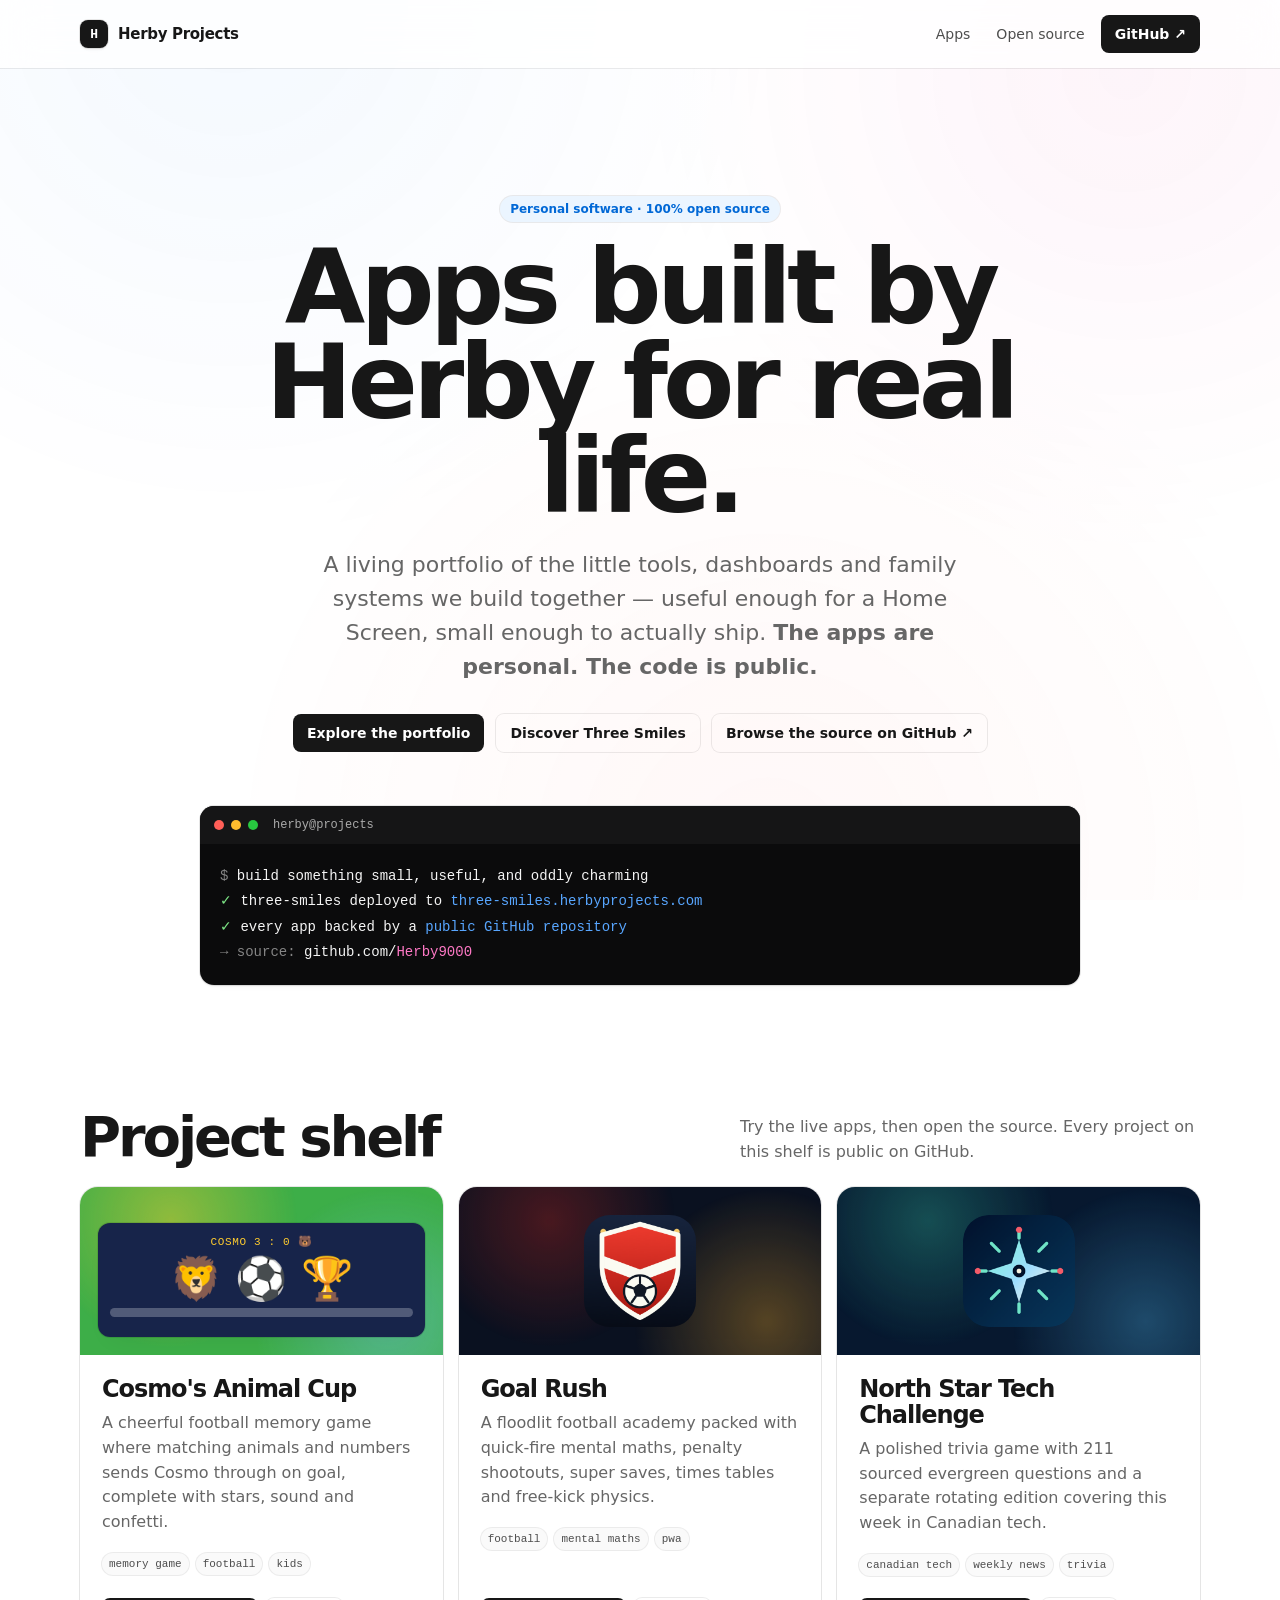
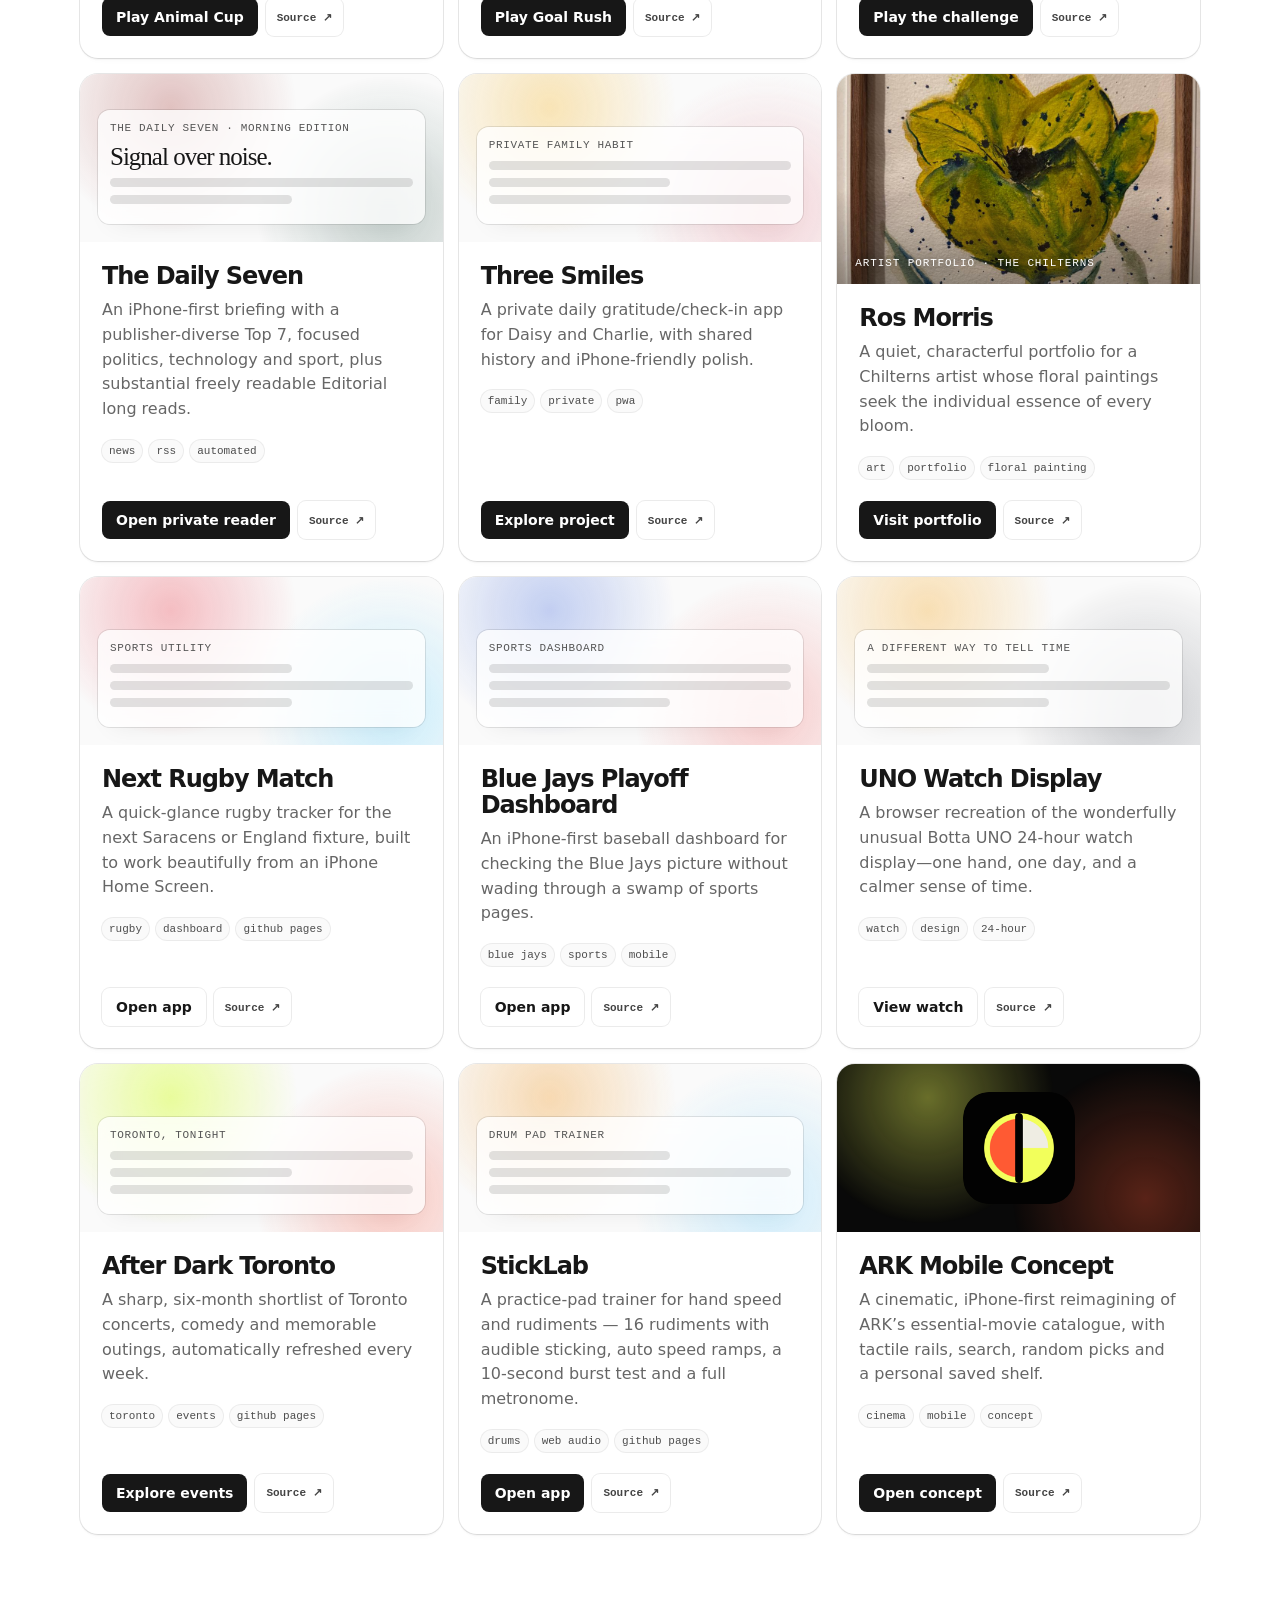
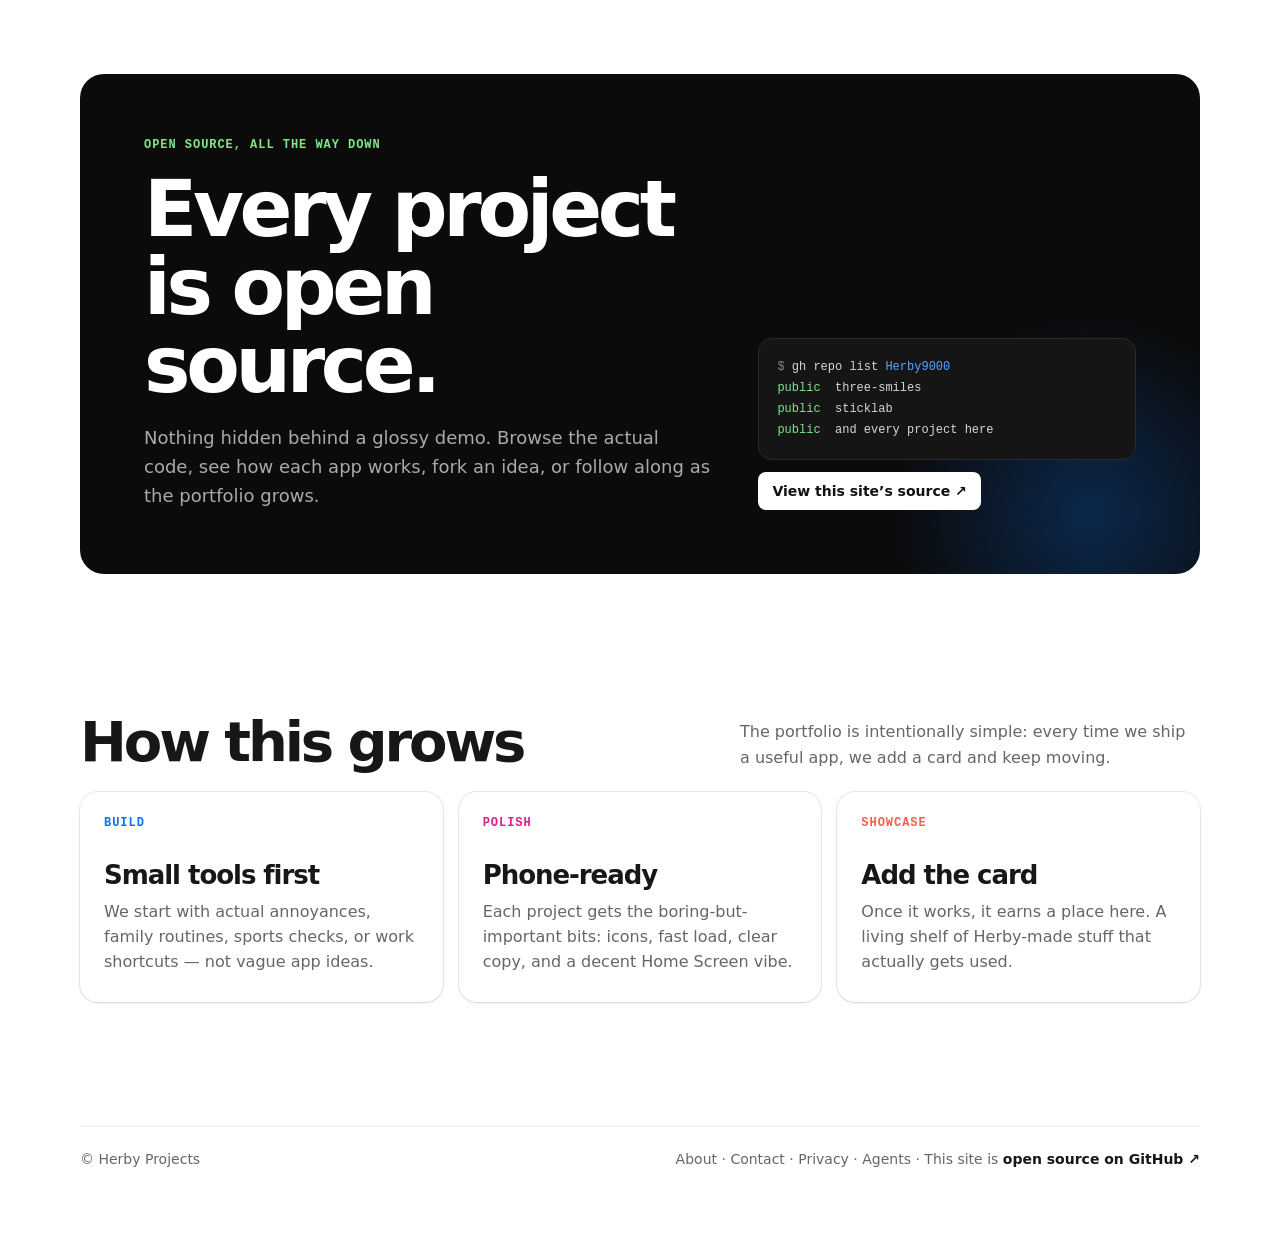
<file: index.html>
<!doctype html>
<html lang="en">
<head>
  <meta charset="utf-8" />
  <meta name="viewport" content="width=device-width, initial-scale=1" />
  <title>Herby Projects</title>
  <meta name="description" content="A growing portfolio of small useful apps built by Herby for Charlie, Daisy and family." />
  <meta name="theme-color" content="#0b0b12" />
  <link rel="icon" href="/assets/favicon.svg" type="image/svg+xml" />
  <link rel="icon" href="/favicon.ico" sizes="any" />
  <link rel="apple-touch-icon" href="/assets/apple-touch-icon.png" />
  <link rel="canonical" href="https://herbyprojects.com/" />
  <meta property="og:title" content="Herby Projects" />
  <meta property="og:description" content="A portfolio of useful, personal apps built by Herby." />
  <meta property="og:type" content="website" />
  <meta property="og:url" content="https://herbyprojects.com/" />
  <meta property="og:image" content="https://herbyprojects.com/assets/herby-projects-og.png" />
  <meta property="og:image:width" content="1200" />
  <meta property="og:image:height" content="630" />
  <script type="application/ld+json">
  {
    "@context": "https://schema.org",
    "@graph": [
      {
        "@type": "Organization",
        "@id": "https://herbyprojects.com/#organization",
        "name": "Herby Projects",
        "description": "A personal open-source portfolio of small, useful apps built by Herby for real life.",
        "url": "https://herbyprojects.com/",
        "logo": "https://herbyprojects.com/assets/apple-touch-icon.png",
        "sameAs": ["https://github.com/Herby9000"],
        "contactPoint": {
          "@type": "ContactPoint",
          "contactType": "technical support",
          "url": "https://herbyprojects.com/contact",
          "availableLanguage": "English"
        },
        "address": {
          "@type": "PostalAddress",
          "addressLocality": "Toronto",
          "addressRegion": "Ontario",
          "addressCountry": "CA"
        }
      },
      {
        "@type": "WebSite",
        "@id": "https://herbyprojects.com/#website",
        "url": "https://herbyprojects.com/",
        "name": "Herby Projects",
        "description": "Small, useful apps built by Herby for real life.",
        "publisher": {"@id": "https://herbyprojects.com/#organization"},
        "inLanguage": "en"
      }
    ]
  }
  </script>
  <style>
    :root {
      --ink:#171717; --muted:#666; --soft:#fafafa; --line:#ebebeb; --blue:#0a72ef; --pink:#de1d8d; --red:#ff5b4f; --green:#10a37f;
      --card: rgba(0,0,0,.08) 0 0 0 1px, rgba(0,0,0,.04) 0 2px 2px, rgba(0,0,0,.04) 0 8px 8px -8px, #fafafa 0 0 0 1px;
      --mono: ui-monospace, SFMono-Regular, Menlo, Monaco, Consolas, "Liberation Mono", monospace;
      --sans: ui-sans-serif, system-ui, -apple-system, BlinkMacSystemFont, "Segoe UI", sans-serif;
    }
    * { box-sizing: border-box; }
    html { scroll-behavior: smooth; }
    body { margin: 0; color: var(--ink); background: #fff; font-family: var(--sans); -webkit-font-smoothing: antialiased; }
    a { color: inherit; text-decoration: none; }
    .noise { position: fixed; inset: 0; pointer-events: none; opacity: .45; background: radial-gradient(circle at 18% 0%, rgba(10,114,239,.10), transparent 34rem), radial-gradient(circle at 88% 8%, rgba(222,29,141,.10), transparent 30rem), radial-gradient(circle at 60% 95%, rgba(255,91,79,.10), transparent 36rem); }
    header { position: sticky; top: 0; z-index: 10; backdrop-filter: blur(18px); background: rgba(255,255,255,.76); box-shadow: rgba(0,0,0,.08) 0 1px 0 0; }
    .nav, .wrap { width: min(1120px, calc(100% - 36px)); margin: 0 auto; }
    .nav { min-height: 68px; display: flex; align-items: center; justify-content: space-between; gap: 18px; }
    .brand { display: inline-flex; align-items: center; gap: 10px; font-size: 15px; font-weight: 650; letter-spacing: -.02em; }
    .glyph { width: 28px; height: 28px; border-radius: 8px; display: grid; place-items: center; color: #fff; background: #171717; font-family: var(--mono); font-weight: 800; font-size: 13px; box-shadow: var(--card); }
    nav { display: flex; gap: 6px; align-items: center; }
    nav a { color: #4d4d4d; font-size: 14px; font-weight: 500; padding: 8px 10px; border-radius: 8px; }
    nav a:hover { color: var(--ink); background: var(--soft); }
    .btn { display: inline-flex; align-items: center; justify-content: center; gap: 8px; min-height: 38px; padding: 0 14px; border-radius: 8px; font-size: 14px; font-weight: 560; box-shadow: rgba(0,0,0,.08) 0 0 0 1px; }
    .btn.dark { background: var(--ink); color: #fff; box-shadow: none; }
    .hero { padding: clamp(66px, 12vw, 128px) 0 54px; text-align: center; position: relative; }
    .pill { width: fit-content; margin: 0 auto 18px; border-radius: 999px; padding: 6px 10px; color: #0068d6; background: #ebf5ff; font-size: 12px; font-weight: 600; box-shadow: rgba(0,0,0,.08) 0 0 0 1px; }
    h1 { max-width: 920px; margin: 0 auto; font-size: clamp(48px, 10vw, 104px); line-height: .91; letter-spacing: clamp(-5px, -.065em, -2px); font-weight: 720; }
    .hero p { max-width: 690px; margin: 24px auto 0; color: var(--muted); font-size: clamp(18px, 2.3vw, 22px); line-height: 1.55; }
    .hero-actions { margin-top: 30px; display: flex; justify-content: center; gap: 12px; flex-wrap: wrap; }
    .console { margin: 54px auto 0; max-width: 880px; text-align: left; border-radius: 14px; overflow: hidden; box-shadow: var(--card); background: #0b0b0c; color: #f5f5f5; }
    .chrome { height: 38px; display: flex; align-items: center; gap: 7px; padding: 0 14px; background: #151516; color: #aaa; font-family: var(--mono); font-size: 12px; }
    .dot { width: 10px; height: 10px; border-radius: 50%; background: #3b3b3d; }
    .dot:nth-child(1) { background: #ff5f57; } .dot:nth-child(2) { background: #febc2e; } .dot:nth-child(3) { background: #28c840; }
    .terminal { padding: 20px; font-family: var(--mono); font-size: clamp(12px, 1.7vw, 14px); line-height: 1.8; overflow-x: auto; }
    .muted { color: #858585; } .blue { color: #58a6ff; } .pink { color: #ff79c6; } .green { color: #7ee787; }
    section { padding: 70px 0; position: relative; }
    .section-head { display: flex; justify-content: space-between; align-items: end; gap: 22px; margin-bottom: 22px; }
    h2 { margin: 0; font-size: clamp(32px, 6vw, 56px); line-height: 1; letter-spacing: -.055em; }
    .section-head p { margin: 0; max-width: 460px; color: var(--muted); line-height: 1.6; }
    .grid { display: grid; grid-template-columns: repeat(3, minmax(0, 1fr)); gap: 16px; }
    .project { min-height: 360px; border-radius: 18px; background: #fff; box-shadow: var(--card); overflow: hidden; display: flex; flex-direction: column; transition: transform .18s ease, box-shadow .18s ease; }
    .project:hover { transform: translateY(-3px); box-shadow: rgba(0,0,0,.12) 0 0 0 1px, rgba(0,0,0,.07) 0 14px 34px -16px; }
    .preview { min-height: 168px; padding: 18px; display: grid; align-items: end; position: relative; overflow: hidden; background: #fafafa; }
    .preview:before { content:""; position:absolute; inset:0; background: radial-gradient(circle at 25% 20%, var(--accentA), transparent 42%), radial-gradient(circle at 85% 80%, var(--accentB), transparent 40%); opacity: .9; }
    .preview.art-preview { padding: 0; align-items: stretch; background: #e8e2d5; }
    .preview.art-preview:before { z-index: 1; inset: auto 0 0; height: 45%; background: linear-gradient(transparent, rgba(24,27,22,.36)); opacity: 1; }
    .preview.art-preview img { width: 100%; height: 210px; object-fit: cover; object-position: center 42%; transition: transform .45s ease; }
    .project:hover .preview.art-preview img { transform: scale(1.025); }
    .art-preview-label { position: absolute; z-index: 2; left: 18px; bottom: 15px; color: #fff; font-family: var(--mono); font-size: 11px; letter-spacing: .08em; text-transform: uppercase; text-shadow: 0 1px 8px rgba(0,0,0,.4); }
    .mini-window { position: relative; border-radius: 12px; background: rgba(255,255,255,.78); backdrop-filter: blur(10px); box-shadow: rgba(0,0,0,.10) 0 0 0 1px, rgba(0,0,0,.08) 0 12px 24px -14px; padding: 12px; }
    .mini-title { font-size: 11px; font-family: var(--mono); text-transform: uppercase; letter-spacing: .06em; color: #555; margin-bottom: 10px; }
    .mini-line { height: 9px; border-radius: 999px; background: rgba(23,23,23,.12); margin: 8px 0; }
    .mini-line.short { width: 60%; }
    .project-body { padding: 22px; display: flex; flex-direction: column; flex: 1; }
    .project h3 { margin: 0 0 8px; font-size: 24px; line-height: 1.08; letter-spacing: -.045em; }
    .project p { margin: 0; color: var(--muted); line-height: 1.55; }
    .tags { display: flex; flex-wrap: wrap; gap: 7px; margin: 18px 0 22px; }
    .tag { font-family: var(--mono); font-size: 11px; color: #4d4d4d; background: var(--soft); padding: 5px 7px; border-radius: 999px; box-shadow: rgba(0,0,0,.08) 0 0 0 1px; }
    .project-actions { margin-top: auto; display: flex; align-items: center; gap: 8px; flex-wrap: wrap; }
    .project .btn { width: fit-content; }
    .source-link { display: inline-flex; align-items: center; gap: 6px; min-height: 38px; padding: 0 11px; border-radius: 8px; color: #444; font-family: var(--mono); font-size: 11px; font-weight: 650; box-shadow: rgba(0,0,0,.08) 0 0 0 1px; background: #fff; }
    .source-link:hover { background: var(--soft); color: #000; }
    .open-source { padding: clamp(30px, 6vw, 64px); border-radius: 24px; color: #fff; background: #0b0b0c; overflow: hidden; position: relative; }
    .open-source:before { content:""; position:absolute; inset:auto -100px -150px auto; width:420px; height:420px; border-radius:50%; background:radial-gradient(circle,rgba(10,114,239,.28),transparent 66%); }
    .oss-grid { position:relative; display:grid; grid-template-columns:1.2fr .8fr; gap:48px; align-items:end; }
    .oss-label { color:#7ee787; font-family:var(--mono); font-size:12px; font-weight:650; text-transform:uppercase; letter-spacing:.08em; }
    .open-source h2 { max-width:680px; margin:18px 0 0; font-size:clamp(42px,7vw,78px); }
    .open-source p { max-width:620px; margin:20px 0 0; color:#aaa; font-size:18px; line-height:1.6; }
    .oss-side { display:grid; gap:12px; justify-items:start; }
    .oss-code { width:100%; padding:18px; border:1px solid #2a2a2c; border-radius:14px; background:#151516; color:#d6d6d6; font-family:var(--mono); font-size:12px; line-height:1.75; }
    .oss-code .green { color:#7ee787; }
    .oss-code .blue { color:#58a6ff; }
    .workflow { display: grid; grid-template-columns: repeat(3, 1fr); gap: 16px; }
    .step { padding: 24px; min-height: 210px; border-radius: 18px; box-shadow: var(--card); background: #fff; }
    .step .label { font-family: var(--mono); font-size: 12px; font-weight: 650; text-transform: uppercase; letter-spacing: .08em; margin-bottom: 30px; }
    .step h3 { margin: 0 0 10px; font-size: 26px; letter-spacing: -.04em; }
    .step p { margin: 0; color: var(--muted); line-height: 1.55; }
    footer { padding: 54px 0 70px; color: var(--muted); font-size: 14px; position: relative; }
    footer .wrap { border-top: 1px solid var(--line); padding-top: 24px; display: flex; justify-content: space-between; gap: 20px; flex-wrap: wrap; }
    @media (max-width: 880px) { .grid, .workflow, .oss-grid { grid-template-columns: 1fr; } .section-head { display:block; } .section-head p { margin-top:12px; } nav .hide-sm { display:none; } .hero { text-align:left; } .pill, h1, .hero p { margin-left:0; } .hero-actions { justify-content:flex-start; } }
  </style>
</head>
<body>
  <div class="noise" aria-hidden="true"></div>
  <header>
    <div class="nav">
      <a class="brand" href="/" aria-label="Herby Projects home"><span class="glyph">H</span><span>Herby Projects</span></a>
      <nav aria-label="Main navigation">
        <a class="hide-sm" href="#apps">Apps</a>
        <a class="hide-sm" href="#open-source">Open source</a>
        <a class="btn dark" href="https://github.com/Herby9000" target="_blank" rel="noopener">GitHub ↗</a>
      </nav>
    </div>
  </header>

  <main>
    <section class="hero wrap">
      <div class="pill">Personal software · 100% open source</div>
      <h1>Apps built by Herby for real life.</h1>
      <p>A living portfolio of the little tools, dashboards and family systems we build together — useful enough for a Home Screen, small enough to actually ship. <strong>The apps are personal. The code is public.</strong></p>
      <div class="hero-actions">
        <a class="btn dark" href="#apps">Explore the portfolio</a>
        <a class="btn" href="/projects/three-smiles">Discover Three Smiles</a>
        <a class="btn" href="https://github.com/Herby9000" target="_blank" rel="noopener">Browse the source on GitHub ↗</a>
      </div>
      <div class="console" aria-label="Herby build log illustration">
        <div class="chrome"><span class="dot"></span><span class="dot"></span><span class="dot"></span><span style="margin-left:8px">herby@projects</span></div>
        <div class="terminal">
          <div><span class="muted">$</span> build something small, useful, and oddly charming</div>
          <div><span class="green">✓</span> three-smiles deployed to <span class="blue">three-smiles.herbyprojects.com</span></div>
          <div><span class="green">✓</span> every app backed by a <span class="blue">public GitHub repository</span></div>
          <div><span class="muted">→ source:</span> github.com/<span class="pink">Herby9000</span></div>
        </div>
      </div>
    </section>

    <section id="apps" class="wrap">
      <div class="section-head">
        <h2>Project shelf</h2>
        <p>Try the live apps, then open the source. Every project on this shelf is public on GitHub.</p>
      </div>
      <div class="grid">
        <article class="project" style="--accentA:rgba(255,204,46,.48);--accentB:rgba(124,200,255,.42)">
          <div class="preview" style="background:#3dae48"><div class="mini-window" style="width:100%;background:#17244a;color:#fff;text-align:center"><div class="mini-title" style="color:#ffcc2e">Cosmo 3 : 0 🐻</div><div style="font-size:42px;line-height:1">🦁 ⚽ 🏆</div><div class="mini-line" style="background:rgba(255,255,255,.25)"></div></div></div>
          <div class="project-body">
            <h3>Cosmo's Animal Cup</h3>
            <p>A cheerful football memory game where matching animals and numbers sends Cosmo through on goal, complete with stars, sound and confetti.</p>
            <div class="tags"><span class="tag">memory game</span><span class="tag">football</span><span class="tag">kids</span></div>
            <div class="project-actions"><a class="btn dark" href="https://herby9000.github.io/herbyprojects/cosmos-animal-cup/">Play Animal Cup</a><a class="source-link" href="https://github.com/Herby9000/herbyprojects/tree/main/cosmos-animal-cup" target="_blank" rel="noopener">Source ↗</a></div>
          </div>
        </article>

        <article class="project" style="--accentA:rgba(213,43,30,.34);--accentB:rgba(255,181,46,.34)">
          <div class="preview" style="background:#0a1120;align-items:center;justify-items:center"><img src="https://herby9000.github.io/herbyprojects/goal-rush/assets/icon-192.png" alt="Goal Rush football shield icon" width="112" height="112" loading="lazy" style="position:relative;border-radius:26px" /></div>
          <div class="project-body">
            <h3>Goal Rush</h3>
            <p>A floodlit football academy packed with quick-fire mental maths, penalty shootouts, super saves, times tables and free-kick physics.</p>
            <div class="tags"><span class="tag">football</span><span class="tag">mental maths</span><span class="tag">pwa</span></div>
            <div class="project-actions"><a class="btn dark" href="https://herby9000.github.io/herbyprojects/goal-rush/">Play Goal Rush</a><a class="source-link" href="https://github.com/Herby9000/herbyprojects/tree/main/goal-rush" target="_blank" rel="noopener">Source ↗</a></div>
          </div>
        </article>

        <article class="project" style="--accentA:rgba(56,201,165,.34);--accentB:rgba(88,200,255,.32)">
          <div class="preview" style="background:#07182f;align-items:center;justify-items:center"><img src="https://herby9000.github.io/herbyprojects/projects/canadian-tech-challenge/assets/icon-192.png" alt="North Star Tech Challenge circuit-star icon" width="112" height="112" loading="lazy" style="position:relative;border-radius:26px" /></div>
          <div class="project-body">
            <h3>North Star Tech Challenge</h3>
            <p>A polished trivia game with 211 sourced evergreen questions and a separate rotating edition covering this week in Canadian tech.</p>
            <div class="tags"><span class="tag">canadian tech</span><span class="tag">weekly news</span><span class="tag">trivia</span></div>
            <div class="project-actions"><a class="btn dark" href="https://herby9000.github.io/herbyprojects/projects/canadian-tech-challenge/">Play the challenge</a><a class="source-link" href="https://github.com/Herby9000/herbyprojects/tree/main/projects/canadian-tech-challenge" target="_blank" rel="noopener">Source ↗</a></div>
          </div>
        </article>

        <article class="project" style="--accentA:rgba(158,44,39,.30);--accentB:rgba(36,79,67,.28)">
          <div class="preview"><div class="mini-window" style="font-family:Georgia,serif"><div class="mini-title">The Daily Seven · morning edition</div><div style="font-size:25px;line-height:1.05;letter-spacing:-.04em">Signal over noise.</div><div class="mini-line"></div><div class="mini-line short"></div></div></div>
          <div class="project-body">
            <h3>The Daily Seven</h3>
            <p>An iPhone-first briefing with a publisher-diverse Top 7, focused politics, technology and sport, plus substantial freely readable Editorial long reads.</p>
            <div class="tags"><span class="tag">news</span><span class="tag">rss</span><span class="tag">automated</span></div>
            <div class="project-actions"><a class="btn dark" href="https://three-smiles.herbyprojects.com/news/">Open private reader</a><a class="source-link" href="https://github.com/Herby9000/herbyprojects/tree/main/news" target="_blank" rel="noopener">Source ↗</a></div>
          </div>
        </article>

        <article class="project" style="--accentA:rgba(246,196,83,.45);--accentB:rgba(233,155,166,.45)">
          <div class="preview"><div class="mini-window"><div class="mini-title">Private family habit</div><div class="mini-line"></div><div class="mini-line short"></div><div class="mini-line"></div></div></div>
          <div class="project-body">
            <h3>Three Smiles</h3>
            <p>A private daily gratitude/check-in app for Daisy and Charlie, with shared history and iPhone-friendly polish.</p>
            <div class="tags"><span class="tag">family</span><span class="tag">private</span><span class="tag">pwa</span></div>
            <div class="project-actions"><a class="btn dark" href="/projects/three-smiles">Explore project</a><a class="source-link" href="https://github.com/Herby9000/three-smiles" target="_blank" rel="noopener">Source ↗</a></div>
          </div>
        </article>

        <article class="project">
          <div class="preview art-preview">
            <img src="/assets/ros-morris-tulip.jpg" alt="Expressive yellow-green tulip with deep blue splashes from a painting by Ros Morris" width="960" height="1280" loading="lazy" />
            <div class="art-preview-label">Artist portfolio · The Chilterns</div>
          </div>
          <div class="project-body">
            <h3>Ros Morris</h3>
            <p>A quiet, characterful portfolio for a Chilterns artist whose floral paintings seek the individual essence of every bloom.</p>
            <div class="tags"><span class="tag">art</span><span class="tag">portfolio</span><span class="tag">floral painting</span></div>
            <div class="project-actions"><a class="btn dark" href="https://ros-morris.herbyprojects.com" target="_blank" rel="noopener">Visit portfolio</a><a class="source-link" href="https://github.com/Herby9000/ros-morris-portfolio" target="_blank" rel="noopener">Source ↗</a></div>
          </div>
        </article>

        <article class="project" style="--accentA:rgba(230,27,46,.30);--accentB:rgba(100,210,255,.35)">
          <div class="preview"><div class="mini-window"><div class="mini-title">Sports utility</div><div class="mini-line short"></div><div class="mini-line"></div><div class="mini-line short"></div></div></div>
          <div class="project-body">
            <h3>Next Rugby Match</h3>
            <p>A quick-glance rugby tracker for the next Saracens or England fixture, built to work beautifully from an iPhone Home Screen.</p>
            <div class="tags"><span class="tag">rugby</span><span class="tag">dashboard</span><span class="tag">github pages</span></div>
            <div class="project-actions"><a class="btn" href="https://herby9000.github.io/rugby-next-match/" target="_blank" rel="noopener">Open app</a><a class="source-link" href="https://github.com/Herby9000/rugby-next-match" target="_blank" rel="noopener">Source ↗</a></div>
          </div>
        </article>

        <article class="project" style="--accentA:rgba(29,78,216,.28);--accentB:rgba(239,68,68,.28)">
          <div class="preview"><div class="mini-window"><div class="mini-title">Sports dashboard</div><div class="mini-line"></div><div class="mini-line"></div><div class="mini-line short"></div></div></div>
          <div class="project-body">
            <h3>Blue Jays Playoff Dashboard</h3>
            <p>An iPhone-first baseball dashboard for checking the Blue Jays picture without wading through a swamp of sports pages.</p>
            <div class="tags"><span class="tag">blue jays</span><span class="tag">sports</span><span class="tag">mobile</span></div>
            <div class="project-actions"><a class="btn" href="https://herby9000.github.io/blue-jays-playoff-dashboard/" target="_blank" rel="noopener">Open app</a><a class="source-link" href="https://github.com/Herby9000/blue-jays-playoff-dashboard" target="_blank" rel="noopener">Source ↗</a></div>
          </div>
        </article>

        <article class="project" style="--accentA:rgba(245,158,11,.32);--accentB:rgba(17,24,39,.22)">
          <div class="preview"><div class="mini-window"><div class="mini-title">A different way to tell time</div><div class="mini-line short"></div><div class="mini-line"></div><div class="mini-line short"></div></div></div>
          <div class="project-body">
            <h3>UNO Watch Display</h3>
            <p>A browser recreation of the wonderfully unusual Botta UNO 24-hour watch display—one hand, one day, and a calmer sense of time.</p>
            <div class="tags"><span class="tag">watch</span><span class="tag">design</span><span class="tag">24-hour</span></div>
            <div class="project-actions"><a class="btn" href="https://herby9000.github.io/uno-watch-display/" target="_blank" rel="noopener">View watch</a><a class="source-link" href="https://github.com/Herby9000/uno-watch-display" target="_blank" rel="noopener">Source ↗</a></div>
          </div>
        </article>

        <article class="project" style="--accentA:rgba(216,255,62,.55);--accentB:rgba(243,76,55,.32)">
          <div class="preview"><div class="mini-window"><div class="mini-title">Toronto, tonight</div><div class="mini-line"></div><div class="mini-line short"></div><div class="mini-line"></div></div></div>
          <div class="project-body">
            <h3>After Dark Toronto</h3>
            <p>A sharp, six-month shortlist of Toronto concerts, comedy and memorable outings, automatically refreshed every week.</p>
            <div class="tags"><span class="tag">toronto</span><span class="tag">events</span><span class="tag">github pages</span></div>
            <div class="project-actions"><a class="btn dark" href="https://herby9000.github.io/toronto-entertainment/" target="_blank" rel="noopener">Explore events</a><a class="source-link" href="https://github.com/Herby9000/toronto-entertainment" target="_blank" rel="noopener">Source ↗</a></div>
          </div>
        </article>
        <article class="project" style="--accentA:rgba(242,163,60,.42);--accentB:rgba(92,200,255,.30)">
          <div class="preview"><div class="mini-window"><div class="mini-title">Drum pad trainer</div><div class="mini-line short"></div><div class="mini-line"></div><div class="mini-line short"></div></div></div>
          <div class="project-body">
            <h3>StickLab</h3>
            <p>A practice-pad trainer for hand speed and rudiments — 16 rudiments with audible sticking, auto speed ramps, a 10-second burst test and a full metronome.</p>
            <div class="tags"><span class="tag">drums</span><span class="tag">web audio</span><span class="tag">github pages</span></div>
            <div class="project-actions"><a class="btn dark" href="https://herby9000.github.io/sticklab/" target="_blank" rel="noopener">Open app</a><a class="source-link" href="https://github.com/Herby9000/sticklab" target="_blank" rel="noopener">Source ↗</a></div>
          </div>
        </article>

        <article class="project" style="--accentA:rgba(242,255,91,.46);--accentB:rgba(255,90,54,.36)">
          <div class="preview" style="background:#090909;align-items:center;justify-items:center"><img src="/projects/ark-mobile/assets/icon-192.png" alt="ARK abstract cinema aperture icon" width="112" height="112" loading="lazy" style="position:relative;border-radius:26px" /></div>
          <div class="project-body">
            <h3>ARK Mobile Concept</h3>
            <p>A cinematic, iPhone-first reimagining of ARK’s essential-movie catalogue, with tactile rails, search, random picks and a personal saved shelf.</p>
            <div class="tags"><span class="tag">cinema</span><span class="tag">mobile</span><span class="tag">concept</span></div>
            <div class="project-actions"><a class="btn dark" href="/projects/ark-mobile/">Open concept</a><a class="source-link" href="https://github.com/Herby9000/herbyprojects/tree/main/projects/ark-mobile" target="_blank" rel="noopener">Source ↗</a></div>
          </div>
        </article>
      </div>
    </section>

    <section id="open-source" class="wrap">
      <div class="open-source">
        <div class="oss-grid">
          <div>
            <div class="oss-label">Open source, all the way down</div>
            <h2>Every project is open source.</h2>
            <p>Nothing hidden behind a glossy demo. Browse the actual code, see how each app works, fork an idea, or follow along as the portfolio grows.</p>
          </div>
          <div class="oss-side">
            <div class="oss-code" aria-label="GitHub repository illustration">
              <div><span class="muted">$</span> gh repo list <span class="blue">Herby9000</span></div>
              <div><span class="green">public</span> &nbsp;three-smiles</div>
              <div><span class="green">public</span> &nbsp;sticklab</div>
              <div><span class="green">public</span> &nbsp;and every project here</div>
            </div>
            <a class="btn" style="background:#fff;color:#111;box-shadow:none" href="https://github.com/Herby9000/herbyprojects" target="_blank" rel="noopener">View this site’s source ↗</a>
          </div>
        </div>
      </div>
    </section>

    <section id="workflow" class="wrap">
      <div class="section-head">
        <h2>How this grows</h2>
        <p>The portfolio is intentionally simple: every time we ship a useful app, we add a card and keep moving.</p>
      </div>
      <div class="workflow">
        <div class="step"><div class="label" style="color:var(--blue)">Build</div><h3>Small tools first</h3><p>We start with actual annoyances, family routines, sports checks, or work shortcuts — not vague app ideas.</p></div>
        <div class="step"><div class="label" style="color:var(--pink)">Polish</div><h3>Phone-ready</h3><p>Each project gets the boring-but-important bits: icons, fast load, clear copy, and a decent Home Screen vibe.</p></div>
        <div class="step"><div class="label" style="color:var(--red)">Showcase</div><h3>Add the card</h3><p>Once it works, it earns a place here. A living shelf of Herby-made stuff that actually gets used.</p></div>
      </div>
    </section>
  </main>

  <footer>
    <div class="wrap">
      <div>© Herby Projects</div>
      <div><a href="/about">About</a> · <a href="/contact">Contact</a> · <a href="/privacy">Privacy</a> · <a href="/llms.txt">Agents</a> · This site is <a href="https://github.com/Herby9000/herbyprojects" target="_blank" rel="noopener" style="color:var(--ink);font-weight:650">open source on GitHub ↗</a></div>
    </div>
  </footer>
</body>
</html>
</file>
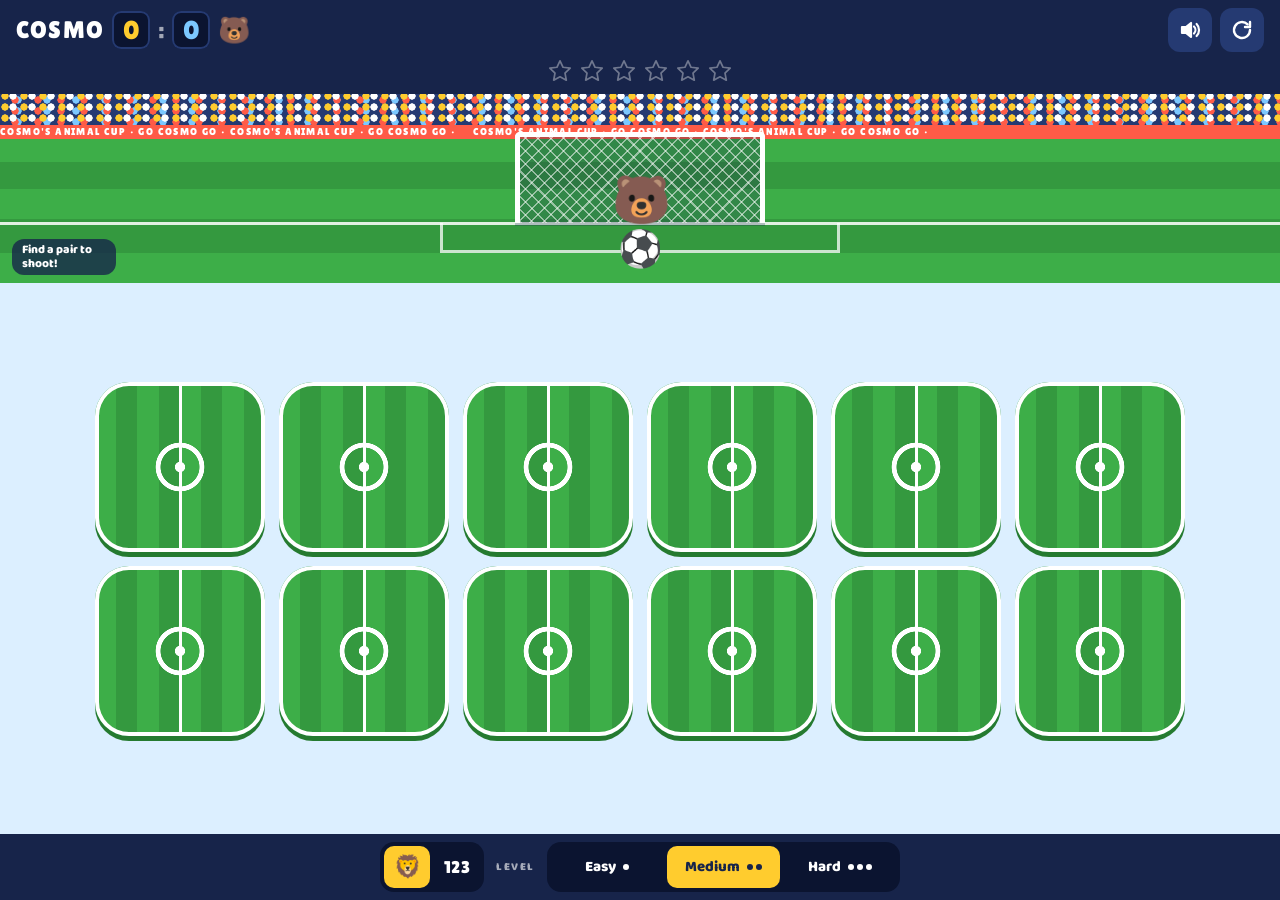
<file: cosmos-animal-cup/index.html>
<!doctype html>
<html lang="en">
<head>
<meta charset="utf-8">
<meta name="viewport" content="width=device-width, initial-scale=1, viewport-fit=cover">
<title>Cosmo's Animal Cup</title>
<meta name="description" content="A sunny animal football memory game for young players.">
<meta name="theme-color" content="#17244a">
<meta name="mobile-web-app-capable" content="yes">
<meta name="apple-mobile-web-app-capable" content="yes">
<meta name="apple-mobile-web-app-status-bar-style" content="black-translucent">
<meta name="apple-mobile-web-app-title" content="Animal Cup">
<link rel="manifest" href="manifest.webmanifest">
<link rel="apple-touch-icon" sizes="180x180" href="assets/apple-touch-icon.png">
<link rel="icon" type="image/png" sizes="192x192" href="assets/icon-192.png">
<link rel="preconnect" href="https://fonts.googleapis.com">
<link rel="preconnect" href="https://fonts.gstatic.com" crossorigin>
<link rel="stylesheet" href="https://fonts.googleapis.com/css2?family=Baloo+2:wght@600;800&family=Lilita+One&display=swap">
<style>
/* Layout: one-screen matchday. Navy scoreboard band → penalty-kick pitch scene → memory board filling the rest. Single sunny look by design. */
:root{
  --navy:#17244a; --navy-2:#253a72; --led:#0b1430;
  --grass:#3dae48; --grass-2:#34993f; --grass-deep:#257a30;
  --sun:#ffcc2e; --sun-deep:#d99a00;
  --pop:#ff5b47; --bluebird:#7cc8ff;
  --sky:#dcefff; --chalk:#ffffff; --ink:#17244a;
  --shade:rgba(23,36,74,.22); --veil:rgba(23,36,74,.74);
  --font-display:"Lilita One","Arial Rounded MT Bold","Trebuchet MS",system-ui,sans-serif;
  --font-body:"Baloo 2","Arial Rounded MT Bold","Trebuchet MS",system-ui,sans-serif;
  --font-emoji:"Apple Color Emoji","Segoe UI Emoji","Noto Color Emoji","Twemoji Mozilla",sans-serif;
  --ph:clamp(118px,21vh,190px);
  color-scheme:light;
}
*,*::before,*::after{box-sizing:border-box}
html{height:100%;background:var(--sky);padding-block:env(safe-area-inset-top,0px) env(safe-area-inset-bottom,0px)}
body{height:100%;margin:0;display:flex;flex-direction:column;background:var(--sky);color:var(--ink);
  font-family:var(--font-body);overflow:hidden;-webkit-tap-highlight-color:transparent;
  user-select:none;-webkit-user-select:none;-webkit-touch-callout:none;touch-action:manipulation}
body::before{content:"";position:fixed;inset:0 0 auto;height:env(safe-area-inset-top,0px);z-index:10;background:var(--navy)}
button{font:inherit;color:inherit}
[hidden]{display:none!important}
.sr{position:absolute;width:1px;height:1px;overflow:hidden;clip:rect(0 0 0 0);white-space:nowrap}

/* ---------- Scoreboard ---------- */
.scoreboard{flex:none;background:var(--navy);color:var(--chalk);display:grid;grid-template-columns:1fr auto;align-items:center;row-gap:6px;
  padding-block:8px 10px;padding-left:max(16px,env(safe-area-inset-left,0px));padding-right:max(16px,env(safe-area-inset-right,0px))}
.score{display:flex;align-items:center;gap:8px;min-width:0}
.team{font-family:var(--font-display);font-size:24px;letter-spacing:.05em;line-height:1}
.digit{font-family:var(--font-display);font-variant-numeric:tabular-nums;background:var(--led);color:var(--sun);
  min-width:38px;height:38px;padding:0 6px;border-radius:9px;display:grid;place-items:center;font-size:26px;line-height:1;
  box-shadow:inset 0 0 0 2px var(--navy-2)}
.digit.them{color:var(--bluebird)}
.colon{font-family:var(--font-display);font-size:22px;opacity:.6}
.foe{font-family:var(--font-emoji);font-size:26px;line-height:1}
.tools{display:flex;gap:8px}
.icon-btn{width:44px;height:44px;border-radius:12px;background:var(--navy-2);border:0;display:grid;place-items:center;cursor:pointer;color:var(--chalk)}
.icon-btn:focus-visible{outline:3px solid var(--sun);outline-offset:2px}
.icon-btn svg{width:24px;height:24px}
.stars{grid-column:1/-1;display:flex;justify-content:center;gap:6px;flex-wrap:wrap;min-height:26px}
.slot{width:26px;height:26px;display:block}
.slot path{fill:transparent;stroke:rgba(255,255,255,.38);stroke-width:1.6;stroke-linejoin:round;transition:fill .2s}
.slot.on path{fill:var(--sun);stroke:var(--sun-deep)}
.slot.on{animation:pop .5s cubic-bezier(.3,1.6,.5,1)}
@keyframes pop{0%{transform:scale(.3)}100%{transform:scale(1)}}

/* ---------- Pitch scene ---------- */
.pitch{flex:none;position:relative;height:var(--ph);overflow:hidden;
  background:linear-gradient(180deg,var(--grass) 0 24%,var(--grass) 24% 36%,var(--grass-2) 36% 50%,var(--grass) 50% 66%,var(--grass-2) 66% 84%,var(--grass) 84% 100%)}
.stand{position:absolute;inset:0 0 auto;height:24%;background:var(--navy-2);overflow:hidden}
.crowd{position:absolute;inset:-4px 0 14px 0;
  background:
    radial-gradient(circle at 5px 6px,var(--sun) 0 3.4px,transparent 3.9px) 0 0/19px 11px,
    radial-gradient(circle at 13px 6px,var(--chalk) 0 3.4px,transparent 3.9px) 0 0/19px 11px,
    radial-gradient(circle at 6px 5px,var(--pop) 0 3.4px,transparent 3.9px) 9px 5px/23px 11px,
    radial-gradient(circle at 15px 5px,var(--bluebird) 0 3.4px,transparent 3.9px) 3px 5px/29px 11px}
.crowd.roar{animation:roar .16s ease-in-out 8 alternate}
@keyframes roar{to{transform:translateY(-4px)}}
.hoarding{position:absolute;left:0;right:0;bottom:0;height:14px;background:var(--pop);overflow:hidden}
.ticker{display:flex;width:max-content;animation:ticker 28s linear infinite}
.ticker span{font-family:var(--font-display);font-size:10px;line-height:14px;letter-spacing:.14em;color:var(--chalk);white-space:nowrap;padding-right:1.6em}
@keyframes ticker{to{transform:translateX(-50%)}}
.box{position:absolute;left:50%;top:68%;height:16%;width:min(76%,400px);transform:translateX(-50%);border:3px solid rgba(255,255,255,.75);border-top:0}
.goalline{position:absolute;left:0;right:0;top:calc(68% - 1px);height:3px;background:rgba(255,255,255,.85)}
.spot{position:absolute;left:50%;bottom:16%;width:8px;height:5px;margin-left:-4px;border-radius:50%;background:var(--chalk)}
.goal{position:absolute;left:50%;top:20%;height:48%;width:min(50%,250px);transform:translateX(-50%)}
.net{position:absolute;inset:0;border:5px solid var(--chalk);border-bottom:0;border-radius:5px 5px 0 0;transform-origin:50% 100%;
  background:
    repeating-linear-gradient(45deg,rgba(255,255,255,.5) 0 1.5px,transparent 1.5px 9px),
    repeating-linear-gradient(-45deg,rgba(255,255,255,.5) 0 1.5px,transparent 1.5px 9px),
    rgba(23,36,74,.28);
  box-shadow:0 3px 0 rgba(23,36,74,.25)}
.sprite{position:absolute;font-family:var(--font-emoji);line-height:1;text-align:center;width:1.2em;margin-left:-.6em}
.keeper{left:50%;bottom:31%;font-size:calc(var(--ph)*.25);transform-origin:50% 100%}
.keeper-body{display:inline-block;animation:sway 1.7s ease-in-out infinite alternate}
.keeper.diving .keeper-body{animation-play-state:paused}
@keyframes sway{from{transform:translateX(-30%)}to{transform:translateX(30%)}}
.kicker{left:calc(50% - var(--ph)*.42);bottom:3%;font-size:calc(var(--ph)*.3);visibility:hidden;transform-origin:50% 100%}
.kicker-body{display:inline-block}
.kicker-body.run{animation:hop .18s ease-in-out infinite}
.kicker-body.party{animation:hop .34s ease-in-out 5}
@keyframes hop{0%,100%{transform:translateY(0)}50%{transform:translateY(-22%)}}
.ball{left:50%;bottom:8%;font-size:calc(var(--ph)*.19)}
.hint{position:absolute;left:max(12px,env(safe-area-inset-left,0px));bottom:8px;max-width:104px;padding:4px 10px;border-radius:12px;
  background:rgba(23,36,74,.78);color:var(--chalk);font-weight:800;font-size:12px;line-height:1.15}
.goal-text{position:absolute;inset:0 0 auto;height:72%;display:flex;align-items:center;justify-content:center;gap:.02em;pointer-events:none;
  font-family:var(--font-display);font-size:calc(var(--ph)*.42);color:var(--sun);letter-spacing:.03em;
  -webkit-text-stroke:calc(var(--ph)*.022) var(--navy);paint-order:stroke fill;text-shadow:0 .06em 0 var(--navy);
  opacity:0;transition:opacity .3s}
.goal-text span{display:inline-block}
.goal-text.show{opacity:1}
.goal-text.show span{animation:letter .55s cubic-bezier(.3,1.5,.5,1) backwards;animation-delay:calc(var(--i)*70ms)}
@keyframes letter{0%{transform:translateY(70%) scale(.2) rotate(-12deg)}100%{transform:none}}

/* ---------- Board ---------- */
.board{flex:1;min-height:0;display:grid;place-items:center;overflow:auto;
  padding-block:14px;padding-left:max(16px,env(safe-area-inset-left,0px));padding-right:max(16px,env(safe-area-inset-right,0px))}
.grid{display:grid;gap:var(--gap,10px);--tile:96px}
.card{position:relative;width:var(--tile);height:var(--tile);border:0;padding:0;background:none;cursor:pointer;
  perspective:700px;border-radius:20%;animation:deal .5s cubic-bezier(.3,1.5,.5,1) backwards;animation-delay:calc(var(--i)*35ms)}
@keyframes deal{from{transform:scale(.5) rotate(-8deg)}}
.card:focus-visible{outline:4px solid var(--pop);outline-offset:4px}
.inner{position:absolute;inset:0;transform-style:preserve-3d;-webkit-transform-style:preserve-3d;transition:transform .45s cubic-bezier(.3,1.35,.5,1)}
.card.up .inner{transform:rotateY(180deg)}
.face{position:absolute;inset:0;border-radius:20%;backface-visibility:hidden;-webkit-backface-visibility:hidden;box-shadow:0 5px 0 var(--shade)}
.back{background:
    radial-gradient(circle at 50% 50%,var(--chalk) 0 4%,transparent 4.5%),
    radial-gradient(circle at 50% 50%,transparent 0 16%,var(--chalk) 16.5% 20%,transparent 20.5%),
    linear-gradient(var(--chalk),var(--chalk)) center/3px 100% no-repeat,
    repeating-linear-gradient(90deg,var(--grass) 0 12.5%,var(--grass-2) 12.5% 25%);
  box-shadow:inset 0 0 0 4px var(--chalk),0 5px 0 var(--grass-deep)}
@media (hover:hover){.card:not(.up):hover .back{filter:brightness(1.08)}}
.front{transform:rotateY(180deg);background:var(--tint);display:flex;flex-direction:column;align-items:center;justify-content:center;gap:2%;
  box-shadow:inset 0 0 0 4px var(--chalk),0 5px 0 var(--shade)}
.emoji{font-family:var(--font-emoji);font-size:calc(var(--tile)*.5);line-height:1}
.name{font-weight:800;font-size:calc(var(--tile)*.14);line-height:1;color:var(--ink)}
.grid.tiny .name{display:none}
.num{font-family:var(--font-display);font-size:calc(var(--tile)*.44);line-height:.95;color:var(--navy)}
.frame{display:grid;grid-template-columns:repeat(5,1fr);gap:calc(var(--tile)*.022);width:64%;padding:calc(var(--tile)*.03);border-radius:calc(var(--tile)*.05);background:rgba(23,36,74,.13)}
.frame i{display:block;aspect-ratio:1;border-radius:50%;background:rgba(255,255,255,.75)}
.frame i.on{background:var(--pop)}
.grid.tiny .num{font-size:calc(var(--tile)*.42)}
.jersey{display:block;width:1em;height:1.2em;overflow:visible}
.grid.tiny .emoji{font-size:calc(var(--tile)*.6)}
.card.got .front{box-shadow:inset 0 0 0 5px var(--sun),0 5px 0 var(--sun-deep)}
.badge{position:absolute;top:-9%;right:-9%;width:38%;height:38%;z-index:2;transform:scale(0);transition:transform .4s cubic-bezier(.3,1.7,.5,1);pointer-events:none}
.badge path{fill:var(--sun);stroke:var(--navy);stroke-width:1.6;stroke-linejoin:round}
.card.got .badge{transform:scale(1) rotate(-12deg);transition-delay:.15s}

/* ---------- Flying star, confetti, overlay ---------- */
.flystar{position:fixed;width:44px;height:44px;z-index:25;pointer-events:none}
.flystar path{fill:var(--sun);stroke:var(--navy);stroke-width:1.4;stroke-linejoin:round}
#confetti{position:fixed;inset:0;width:100%;height:100%;z-index:30;pointer-events:none}
.overlay{position:fixed;inset:0;z-index:20;display:grid;place-items:center;background:var(--veil);
  padding:max(16px,env(safe-area-inset-top,0px)) max(16px,env(safe-area-inset-right,0px)) max(16px,env(safe-area-inset-bottom,0px)) max(16px,env(safe-area-inset-left,0px))}
.panel{width:min(100%,380px);max-height:100%;overflow:auto;background:var(--chalk);border-radius:28px;padding:22px 20px 20px;text-align:center;
  box-shadow:0 10px 0 var(--grass-deep);display:flex;flex-direction:column;align-items:center;gap:12px;animation:rise .45s cubic-bezier(.3,1.4,.5,1)}
@keyframes rise{from{transform:translateY(30px) scale(.9)}}
.trophy{font-family:var(--font-emoji);font-size:76px;line-height:1;animation:bob 1.2s ease-in-out infinite alternate}
@keyframes bob{to{transform:translateY(-8px) rotate(4deg)}}
.panel h2{margin:0;font-family:var(--font-display);font-weight:400;font-size:30px;line-height:1.05;color:var(--navy);text-wrap:balance}
.panel p{margin:0;font-weight:600;font-size:16px;color:var(--navy-2)}
.panel .stars{gap:4px}
.panel .slot{width:30px;height:30px}
.label{font-weight:800;font-size:12px;letter-spacing:.12em;text-transform:uppercase;color:var(--navy-2);margin-top:4px}
.picker{display:grid;grid-template-columns:repeat(3,1fr);gap:8px;width:100%}
.pick{border:0;border-radius:16px;background:var(--sky);padding:10px 4px 8px;cursor:pointer;display:flex;flex-direction:column;align-items:center;gap:2px;box-shadow:inset 0 0 0 2px transparent}
.pick b{font-family:var(--font-display);font-weight:400;font-size:22px;line-height:1.1;color:var(--navy)}
.pick span{font-weight:800;font-size:12px;color:var(--navy-2)}
.pick[aria-pressed="true"]{background:var(--sun);box-shadow:inset 0 0 0 2px var(--sun-deep)}
.pick:focus-visible,.play:focus-visible,.textbtn:focus-visible{outline:3px solid var(--pop);outline-offset:3px}
.play{width:100%;height:64px;border:0;border-radius:20px;background:var(--pop);color:var(--chalk);font-family:var(--font-display);font-size:28px;letter-spacing:.04em;cursor:pointer;box-shadow:0 6px 0 #c23c2c;margin-top:4px}
.play:active{transform:translateY(4px);box-shadow:0 2px 0 #c23c2c}
.textbtn{border:0;background:none;font-weight:800;font-size:15px;color:var(--navy-2);padding:6px 10px;cursor:pointer;text-decoration:underline;text-underline-offset:3px}

/* ---------- Level bar ---------- */
body::after{content:"";position:fixed;inset:auto 0 0;height:env(safe-area-inset-bottom,0px);z-index:10;background:var(--navy)}
.levels{flex:none;background:var(--navy);padding-block:8px;padding-left:max(16px,env(safe-area-inset-left,0px));padding-right:max(16px,env(safe-area-inset-right,0px))}
.levels-inner{display:flex;align-items:center;justify-content:center;gap:12px;max-width:520px;margin:0 auto}
.levels-label{font-weight:800;font-size:11px;letter-spacing:.14em;text-transform:uppercase;color:rgba(255,255,255,.62)}
.seg{flex:1;max-width:400px;display:grid;grid-template-columns:repeat(3,1fr);gap:4px;padding:4px;border-radius:14px;background:var(--led)}
.lvl{height:42px;border:0;border-radius:10px;background:transparent;color:var(--chalk);cursor:pointer;
  display:flex;align-items:center;justify-content:center;gap:7px;font-weight:800;font-size:15px;line-height:1}
.lvl:focus-visible{outline:3px solid var(--sun);outline-offset:2px}
.lvl[aria-pressed="true"]{background:var(--sun);color:var(--navy)}
.pips{display:inline-flex;gap:3px}
.pips i{display:block;width:6px;height:6px;border-radius:50%;background:currentColor}
.deckseg{flex:none;grid-template-columns:repeat(2,46px);max-width:none}
.deckseg .lvl{padding:0}
.deck-icon{font-family:var(--font-emoji);font-size:22px;line-height:1}
.deck-num{font-family:var(--font-display);font-weight:400;font-size:17px;letter-spacing:.02em}
.picker.two{grid-template-columns:repeat(2,1fr)}
.pick .pick-icon{font-family:var(--font-emoji);font-size:26px;line-height:1.1}
.pick .pick-num{font-family:var(--font-display);font-size:24px;line-height:1.1;color:var(--navy)}
@media (max-width:420px){
  .levels-label{display:none}
  .levels-inner{gap:8px}
  #seg .lvl{flex-direction:column;gap:4px;font-size:14px}
}
@media (max-width:350px){#seg .lvl{font-size:12px}}

@media (prefers-reduced-motion:reduce){
  *,*::before,*::after{animation-duration:.01ms!important;animation-iteration-count:1!important;transition-duration:.01ms!important;transition-delay:0s!important}
}
</style>
</head>
<body>
<header class="scoreboard">
  <div class="score" aria-label="Score">
    <span class="team">COSMO</span>
    <span class="digit" id="digit">0</span>
    <span class="colon">:</span>
    <span class="digit them">0</span>
    <span class="foe" aria-hidden="true">🐻</span>
  </div>
  <div class="tools">
    <button class="icon-btn" id="muteBtn" type="button" aria-label="Sound on" aria-pressed="false"></button>
    <button class="icon-btn" id="menuBtn" type="button" aria-label="New game">
      <svg viewBox="0 0 24 24" fill="none" stroke="currentColor" stroke-width="2.4" stroke-linecap="round" stroke-linejoin="round"><path d="M20 12a8 8 0 1 1-2.4-5.7"/><path d="M20 4v5h-5"/></svg>
    </button>
  </div>
  <div class="stars" id="stars" aria-label="Stars"></div>
</header>

<section class="pitch" id="pitch" aria-hidden="true">
  <div class="stand">
    <div class="crowd" id="crowd"></div>
    <div class="hoarding"><div class="ticker"><span>COSMO'S ANIMAL CUP • GO COSMO GO • COSMO'S ANIMAL CUP • GO COSMO GO •</span><span>COSMO'S ANIMAL CUP • GO COSMO GO • COSMO'S ANIMAL CUP • GO COSMO GO •</span></div></div>
  </div>
  <div class="box"></div>
  <div class="goalline"></div>
  <div class="spot"></div>
  <div class="goal" id="goal"><div class="net" id="net"></div></div>
  <div class="sprite keeper" id="keeper"><span class="keeper-body">🐻</span></div>
  <div class="sprite kicker" id="kicker"><span class="kicker-body" id="kickerBody">🦁</span></div>
  <div class="sprite ball" id="ball">⚽</div>
  <div class="hint" id="hint">Find a pair to shoot!</div>
  <div class="goal-text" id="goalText"><span style="--i:0">G</span><span style="--i:1">O</span><span style="--i:2">A</span><span style="--i:3">L</span><span style="--i:4">!</span></div>
</section>

<main class="board" id="board">
  <div class="grid" id="grid" role="group" aria-label="Memory cards"></div>
</main>

<nav class="levels" aria-label="Level">
  <div class="levels-inner">
    <div class="seg deckseg" id="deckSeg" role="group" aria-label="Cards"></div>
    <span class="levels-label">Level</span>
    <div class="seg" id="seg" role="group" aria-label="Level"></div>
  </div>
</nav>

<div class="overlay" id="overlay" hidden><div class="panel" id="panel" role="dialog" aria-modal="true"></div></div>
<canvas id="confetti"></canvas>
<div class="sr" id="live" aria-live="polite"></div>

<script>
(() => {
  const ANIMALS = [
    ["🦁","Lion"],["🐘","Elephant"],["🐵","Monkey"],["🐸","Frog"],["🐼","Panda"],["🦒","Giraffe"],
    ["🐯","Tiger"],["🐶","Puppy"],["🐱","Kitty"],["🐷","Pig"],["🐮","Cow"],["🦊","Fox"],
    ["🐰","Bunny"],["🐨","Koala"],["🐙","Octopus"],["🦓","Zebra"],["🐢","Turtle"],["🦆","Duck"],
    ["🐬","Dolphin"],["🦖","Dinosaur"],["🐧","Penguin"],["🦉","Owl"],["🐴","Horse"],["🐝","Bee"]
  ];
  const TINTS = ["#ffe38f","#ffc6b8","#cdf2bd","#c2e5ff","#e6d0ff","#ffd3ea","#c9f3ec","#ffe2c4"];
  const WORDS = ["One","Two","Three","Four","Five","Six","Seven","Eight","Nine","Ten"];
  const numberFace = (n) => `<span class="num">${n}</span><span class="frame" aria-hidden="true">${Array.from({ length: 10 }, (_, i) => `<i${i < n ? ' class="on"' : ""}></i>`).join("")}</span>`;
  const jersey = (n) => `<svg class="jersey" viewBox="0 0 40 48" aria-hidden="true">
      <path d="M13 4 7 6.5 1.5 13l6 5.5 3-3V36h19V15.5l3 3 6-5.5L33 6.5 27 4c-1.6 3-4 4.4-7 4.4S14.6 7 13 4z" fill="var(--pop)" stroke="var(--navy)" stroke-width="1.6" stroke-linejoin="round"/>
      <rect x="10.5" y="35" width="19" height="6" rx="1.5" fill="var(--navy)"/>
      <path d="M15 41v5M25 41v5" stroke="var(--navy)" stroke-width="3" stroke-linecap="round"/>
      <text x="20" y="29" text-anchor="middle" font-size="${n > 9 ? 13 : 16}" fill="var(--chalk)" style="font-family:var(--font-display)">${n}</text>
    </svg>`;
  const DECKS = {
    animals: ANIMALS.map(([e, n], i) => ({ name: n, call: n, face: `<span class="emoji">${e}</span><span class="name">${n}</span>`, kicker: e, tint: TINTS[i % TINTS.length] })),
    numbers: WORDS.map((w, i) => ({ name: String(i + 1), call: "Number " + w, face: numberFace(i + 1), kicker: jersey(i + 1), tint: TINTS[i % TINTS.length] }))
  };
  const DECK_INFO = { animals: { word: "Animals", icon: '<span class="deck-icon">🦁</span>', big: '<span class="pick-icon">🦁</span>' },
                      numbers: { word: "Numbers", icon: '<span class="deck-num">123</span>', big: '<span class="pick-num">123</span>' } };
  const SIZES = [{p:4,word:"Easy",pips:1},{p:6,word:"Medium",pips:2},{p:10,word:"Hard",pips:3}];
  const STAR_PATH = "M12 2.6l2.85 5.95 6.55.88-4.78 4.55 1.2 6.5L12 17.33l-5.82 3.15 1.2-6.5L2.6 9.43l6.55-.88z";
  const starSvg = (cls) => `<svg class="${cls}" viewBox="0 0 24 24" aria-hidden="true"><path d="${STAR_PATH}"/></svg>`;

  const $ = (id) => document.getElementById(id);
  const grid = $("grid"), board = $("board"), starsEl = $("stars"), digit = $("digit");
  const ball = $("ball"), keeper = $("keeper"), kicker = $("kicker"), kickerBody = $("kickerBody");
  const goalEl = $("goal"), net = $("net"), crowd = $("crowd"), goalText = $("goalText"), hint = $("hint");
  const overlay = $("overlay"), panel = $("panel"), live = $("live"), muteBtn = $("muteBtn");
  const reduce = matchMedia("(prefers-reduced-motion: reduce)").matches;
  const T = (ms) => reduce ? Math.min(ms, 40) : ms;
  const sleep = (ms) => new Promise(r => setTimeout(r, ms));

  let pairs = 6, cards = [], first = null, lock = false, goals = 0, muted = false, picked = 6, deckType = "animals", pickedDeck = "animals";
  try { const d = localStorage.getItem("cosmo-deck"); if (DECKS[d]) deckType = d; } catch (e) {}
  const items = () => DECKS[deckType];
  try { const p = +localStorage.getItem("cosmo-pairs"); if (SIZES.some(s => s.p === p)) pairs = p; } catch (e) {}
  try { muted = localStorage.getItem("cosmo-muted") === "1"; } catch (e) {}

  /* ---------- Sound ---------- */
  let ac = null, noiseBuf = null;
  function audio() {
    if (muted) return null;
    if (!ac) { try { ac = new (window.AudioContext || window.webkitAudioContext)(); } catch (e) { return null; } }
    if (ac.state === "suspended") ac.resume();
    return ac;
  }
  function tone({ f = 440, f2, type = "sine", dur = .15, vol = .2, delay = 0 }) {
    const c = audio(); if (!c) return;
    const t = c.currentTime + delay, o = c.createOscillator(), g = c.createGain();
    o.type = type; o.frequency.setValueAtTime(f, t);
    if (f2) o.frequency.exponentialRampToValueAtTime(f2, t + dur);
    g.gain.setValueAtTime(.0001, t); g.gain.exponentialRampToValueAtTime(vol, t + .012);
    g.gain.exponentialRampToValueAtTime(.0001, t + dur);
    o.connect(g).connect(c.destination); o.start(t); o.stop(t + dur + .05);
  }
  function noise({ dur = 1, vol = .3, freq = 1000, q = .7, attack = .05, delay = 0 }) {
    const c = audio(); if (!c) return;
    if (!noiseBuf) {
      noiseBuf = c.createBuffer(1, c.sampleRate * 3, c.sampleRate);
      const d = noiseBuf.getChannelData(0); for (let i = 0; i < d.length; i++) d[i] = Math.random() * 2 - 1;
    }
    const t = c.currentTime + delay, s = c.createBufferSource(), bp = c.createBiquadFilter(), g = c.createGain();
    s.buffer = noiseBuf; bp.type = "bandpass"; bp.frequency.value = freq; bp.Q.value = q;
    g.gain.setValueAtTime(.0001, t); g.gain.exponentialRampToValueAtTime(vol, t + attack);
    g.gain.exponentialRampToValueAtTime(.0001, t + dur);
    s.connect(bp).connect(g).connect(c.destination); s.start(t); s.stop(t + dur + .05);
  }
  const sfx = {
    flip: () => tone({ f: 520, f2: 900, dur: .09, vol: .14, type: "triangle" }),
    nope: () => { tone({ f: 340, f2: 270, dur: .16, vol: .12, type: "triangle" }); tone({ f: 270, f2: 210, dur: .2, vol: .12, type: "triangle", delay: .15 }); },
    match: () => [523, 659, 784].forEach((f, i) => tone({ f, dur: .2, vol: .14, type: "triangle", delay: i * .08 })),
    kick: () => { tone({ f: 170, f2: 45, dur: .2, vol: .55 }); noise({ dur: .07, vol: .25, freq: 2600, attack: .003 }); },
    cheer: () => {
      noise({ dur: 2.4, vol: .3, freq: 850, q: .45, attack: .3 });
      noise({ dur: 1.8, vol: .12, freq: 2200, q: .8, attack: .2, delay: .1 });
      [523, 659, 784, 1047].forEach((f, i) => tone({ f, dur: .26, vol: .13, type: "triangle", delay: .05 + i * .09 }));
    },
    ding: () => { tone({ f: 1318, dur: .35, vol: .12 }); tone({ f: 1760, dur: .45, vol: .08, delay: .07 }); },
    whistle: () => {
      const c = audio(); if (!c) return;
      const t0 = c.currentTime, o = c.createOscillator(), lfo = c.createOscillator(), depth = c.createGain(), g = c.createGain();
      o.frequency.value = 2900; lfo.frequency.value = 32; depth.gain.value = 140;
      lfo.connect(depth).connect(o.frequency); o.connect(g).connect(c.destination);
      g.gain.setValueAtTime(.0001, t0);
      [[0, .2], [.3, .2], [.6, .75]].forEach(([s, d]) => {
        g.gain.setValueAtTime(.0001, t0 + s); g.gain.exponentialRampToValueAtTime(.12, t0 + s + .02);
        g.gain.setValueAtTime(.12, t0 + s + d - .03); g.gain.exponentialRampToValueAtTime(.0001, t0 + s + d);
      });
      o.start(t0); lfo.start(t0); o.stop(t0 + 1.5); lfo.stop(t0 + 1.5);
    }
  };
  function say(text) {
    if (muted) return;
    try {
      const s = window.speechSynthesis; if (!s) return;
      s.cancel(); const u = new SpeechSynthesisUtterance(text); u.rate = .95; u.pitch = 1.25; s.speak(u);
    } catch (e) {}
  }
  function renderMute() {
    muteBtn.setAttribute("aria-pressed", String(muted));
    muteBtn.setAttribute("aria-label", muted ? "Sound off" : "Sound on");
    muteBtn.innerHTML = muted
      ? '<svg viewBox="0 0 24 24" fill="none" stroke="currentColor" stroke-width="2.2" stroke-linecap="round" stroke-linejoin="round"><path d="M4 9h4l5-4v14l-5-4H4z" fill="currentColor"/><path d="M16.5 9.5l5 5M21.5 9.5l-5 5"/></svg>'
      : '<svg viewBox="0 0 24 24" fill="none" stroke="currentColor" stroke-width="2.2" stroke-linecap="round" stroke-linejoin="round"><path d="M4 9h4l5-4v14l-5-4H4z" fill="currentColor"/><path d="M16 8.5a5 5 0 0 1 0 7M18.6 6a8.6 8.6 0 0 1 0 12"/></svg>';
  }
  muteBtn.addEventListener("click", () => {
    muted = !muted;
    try { localStorage.setItem("cosmo-muted", muted ? "1" : "0"); } catch (e) {}
    if (muted) { try { window.speechSynthesis && window.speechSynthesis.cancel(); } catch (e) {} } else sfx.flip();
    renderMute();
  });
  document.addEventListener("pointerdown", () => audio(), { once: true });

  /* ---------- Confetti ---------- */
  const cv = $("confetti"), cx = cv.getContext("2d");
  const css = (n) => getComputedStyle(document.documentElement).getPropertyValue(n).trim();
  const COLORS = ["--sun", "--pop", "--chalk", "--bluebird", "--grass"].map(css);
  let parts = [], raf = 0;
  function sizeCanvas() {
    const d = Math.min(window.devicePixelRatio || 1, 2);
    cv.width = innerWidth * d; cv.height = innerHeight * d; cx.setTransform(d, 0, 0, d, 0, 0);
  }
  function burst(x, y, n = 60, power = 1) {
    if (reduce) return;
    for (let i = 0; i < n; i++) parts.push({
      x, y, vx: (Math.random() - .5) * 10 * power, vy: -(Math.random() * 9 + 3) * power,
      w: 6 + Math.random() * 6, h: 4 + Math.random() * 4, r: Math.random() * 6, vr: (Math.random() - .5) * .35,
      c: COLORS[i % COLORS.length], life: 0
    });
    if (!raf) raf = requestAnimationFrame(tick);
  }
  function tick() {
    cx.clearRect(0, 0, innerWidth, innerHeight);
    parts = parts.filter(p => p.y < innerHeight + 30 && p.life < 260);
    for (const p of parts) {
      p.vy += .3; p.vx *= .985; p.x += p.vx; p.y += p.vy; p.r += p.vr; p.life++;
      cx.save(); cx.translate(p.x, p.y); cx.rotate(p.r); cx.fillStyle = p.c;
      cx.fillRect(-p.w / 2, -p.h / 2, p.w, p.h * Math.abs(Math.cos(p.life * .12))); cx.restore();
    }
    raf = parts.length ? requestAnimationFrame(tick) : 0;
  }

  /* ---------- Board ---------- */
  function shuffle(a) { for (let i = a.length - 1; i > 0; i--) { const j = Math.floor(Math.random() * (i + 1)); [a[i], a[j]] = [a[j], a[i]]; } return a; }

  function renderStars(container, n, on, cls = "slot") {
    container.innerHTML = "";
    for (let i = 0; i < n; i++) {
      container.insertAdjacentHTML("beforeend", starSvg(cls + (i < on ? " on" : "")));
      if (i < on && container !== starsEl) container.lastElementChild.style.animationDelay = (i * 90) + "ms";
    }
  }

  function newGame(p, saved, deckKey) {
    if (deckKey && DECKS[deckKey]) deckType = deckKey;
    gameId++; goalQueue = Promise.resolve(); pending = 0;
    resetPitch();
    pairs = p; first = null; lock = false;
    let deck;
    if (saved && saved.deck && saved.deck.length === p * 2) {
      deck = saved.deck.map(([a, got]) => ({ a, got: !!got, up: !!got }));
      goals = deck.filter(c => c.got).length / 2;
    } else {
      const picks = shuffle(items().map((_, i) => i)).slice(0, p);
      deck = shuffle([...picks, ...picks]).map(a => ({ a, got: false, up: false }));
      goals = 0;
    }
    cards = deck;
    digit.textContent = goals;
    renderStars(starsEl, pairs, goals);
    grid.innerHTML = "";
    cards.forEach((c, i) => {
      const it = items()[c.a];
      const b = document.createElement("button");
      b.type = "button"; b.className = "card" + (c.up ? " up" : "") + (c.got ? " got" : "");
      b.style.setProperty("--i", i);
      b.innerHTML = `<span class="inner"><span class="face back"></span><span class="face front" style="--tint:${it.tint}">${it.face}</span></span>${starSvg("badge")}`;
      b.addEventListener("click", () => tap(c));
      c.el = b; label(c); grid.appendChild(b);
    });
    hint.hidden = goals > 0;
    kicker.style.visibility = "hidden";
    renderLevels();
    layout();
  }
  const seg = $("seg"), deckSeg = $("deckSeg");
  function renderLevels() {
    seg.innerHTML = SIZES.map(s => `<button type="button" class="lvl" data-p="${s.p}" aria-pressed="${s.p === pairs}" aria-label="${s.word}, ${s.p * 2} cards">${s.word}<span class="pips" aria-hidden="true">${"<i></i>".repeat(s.pips)}</span></button>`).join("");
    seg.querySelectorAll(".lvl").forEach(b => b.addEventListener("click", () => chooseLevel(+b.dataset.p)));
    deckSeg.innerHTML = Object.keys(DECKS).map(k => `<button type="button" class="lvl" data-d="${k}" aria-pressed="${k === deckType}" aria-label="${DECK_INFO[k].word}">${DECK_INFO[k].icon}</button>`).join("");
    deckSeg.querySelectorAll(".lvl").forEach(b => b.addEventListener("click", () => chooseDeck(b.dataset.d)));
  }
  function chooseDeck(d) {
    if (d === deckType || !overlay.hidden) return;
    const midGame = cards.some(c => c.got) && cards.some(c => !c.got);
    if (midGame) { showOverlay("menu", { deck: d }); return; }
    try { localStorage.setItem("cosmo-deck", d); } catch (e) {}
    sfx.match(); newGame(pairs, null, d);
  }
  function chooseLevel(p) {
    if (p === pairs || !overlay.hidden) return;
    const midGame = cards.some(c => c.got) && cards.some(c => !c.got);
    if (midGame) { showOverlay("menu", { p }); return; }
    try { localStorage.setItem("cosmo-pairs", String(p)); } catch (e) {}
    sfx.match(); newGame(p);
  }

  function label(c) { c.el.setAttribute("aria-label", c.up ? items()[c.a].name + (c.got ? ", matched" : "") : "Hidden card"); }

  function layout() {
    const cs = getComputedStyle(board);
    const W = board.clientWidth - parseFloat(cs.paddingLeft) - parseFloat(cs.paddingRight);
    const H = board.clientHeight - parseFloat(cs.paddingTop) - parseFloat(cs.paddingBottom);
    const n = cards.length || 12;
    const gap = Math.max(8, Math.min(16, Math.round(Math.min(W, H) / 38)));
    let best = { s: 0, c: n };
    for (let c = 2; c <= n; c++) {
      if (n % c) continue;
      const r = n / c, s = Math.min((W - (c - 1) * gap) / c, (H - (r - 1) * gap - 6) / r);
      if (s > best.s) best = { s, c };
    }
    const s = Math.max(56, Math.floor(Math.min(best.s, 170)));
    grid.style.setProperty("--tile", s + "px");
    grid.style.setProperty("--gap", gap + "px");
    grid.style.gridTemplateColumns = `repeat(${best.c}, ${s}px)`;
    grid.classList.toggle("tiny", s < 80);
  }

  function tap(c) {
    if (lock || c.up || c.got || !overlay.hidden) return;
    c.up = true; c.el.classList.add("up"); label(c); sfx.flip();
    if (!first) { first = c; return; }
    const a = first, b = c; first = null; lock = true;
    if (a.a === b.a) {
      setTimeout(() => {
        a.got = b.got = true;
        [a, b].forEach(x => { x.el.classList.add("got"); label(x); play(x.el, [{ transform: "scale(1)" }, { transform: "scale(1.12)" }, { transform: "scale(1)" }], { duration: T(420), easing: "ease-out" }); });
        sfx.match();
        lock = false;
        celebrate(items()[a.a]);
      }, T(420));
    } else {
      setTimeout(() => {
        sfx.nope();
        [a, b].forEach(x => play(x.el, [{ transform: "rotate(0)" }, { transform: "rotate(-6deg)" }, { transform: "rotate(6deg)" }, { transform: "rotate(-3deg)" }, { transform: "rotate(0)" }], { duration: T(380) }));
      }, T(750));
      setTimeout(() => {
        [a, b].forEach(x => { x.up = false; x.el.classList.remove("up"); label(x); });
        lock = false;
      }, T(1250));
    }
  }

  /* Run an animation without ever waiting on its "finished" signal: the timer decides when it's over. */
  function play(el, kf, opts) {
    let anim = null;
    try { anim = el.animate(kf, opts); } catch (e) {}
    return { anim, done: sleep((opts.duration || 0) + (opts.delay || 0) + 30) };
  }
  const stop = (p) => { try { p && p.anim && p.anim.cancel(); } catch (e) {} };

  /* Goals play one after another while Cosmo keeps flipping cards. */
  let gameId = 0, goalQueue = Promise.resolve(), pending = 0;
  function celebrate(item) {
    const tok = { gid: gameId, dead: false };
    pending++;
    goalQueue = goalQueue.then(() => {
      if (tok.gid !== gameId) return;
      return Promise.race([
        score(item, tok).catch(() => {}),
        sleep(7000).then(() => { tok.dead = true; resetPitch(); })
      ]);
    }).then(() => {
      if (tok.gid !== gameId) return;
      pending--;
      if (pending === 0 && cards.length && cards.every(x => x.got)) win();
    });
  }

  let flyP = null, diveP = null;
  function resetPitch() {
    stop(flyP); stop(diveP); flyP = diveP = null;
    try { ball.getAnimations && ball.getAnimations().forEach(a => a.cancel()); } catch (e) {}
    keeper.classList.remove("diving");
    goalText.classList.remove("show");
    document.querySelectorAll(".flystar").forEach(el => el.remove());
    const n = Math.min(goals, starsEl.children.length);
    for (let i = 0; i < n; i++) starsEl.children[i].classList.add("on");
  }

  /* ---------- The goal ---------- */
  async function score(item, tok) {
    const dead = () => tok.dead || tok.gid !== gameId;
    const name = item.name;
    hint.hidden = true;
    kickerBody.innerHTML = item.kicker;
    kickerBody.classList.remove("party");
    kicker.style.visibility = "visible";
    kickerBody.classList.add("run");
    await play(kicker, [{ transform: "translateX(-70vw)" }, { transform: "translateX(0)" }],
      { duration: T(650), easing: "cubic-bezier(.25,.8,.35,1)" }).done;
    kickerBody.classList.remove("run");
    if (dead()) return;

    sfx.kick();
    play(kicker, [{ transform: "rotate(0)" }, { transform: "rotate(20deg) translateX(12%)" }, { transform: "rotate(0)" }], { duration: T(280) });
    const G = goalEl.getBoundingClientRect(), B = ball.getBoundingClientRect();
    const side = Math.random() < .5 ? -1 : 1, high = Math.random() < .55;
    const dx = G.left + G.width / 2 + side * G.width * .3 - (B.left + B.width / 2);
    const dy = G.top + G.height * (high ? .36 : .7) - (B.top + B.height / 2);
    flyP = play(ball, [
      { transform: "translate(0,0) scale(1) rotate(0deg)" },
      { transform: `translate(${dx * .4}px,${dy * .62}px) scale(.82) rotate(380deg)`, offset: .5 },
      { transform: `translate(${dx}px,${dy}px) scale(.6) rotate(760deg)` }
    ], { duration: T(560), easing: "cubic-bezier(.3,.55,.35,1)", fill: "forwards" });
    keeper.classList.add("diving");
    const diveTo = `translate(${-side * G.width * .3}px,-6%) rotate(${-side * 78}deg)`;
    diveP = play(keeper, [{ transform: "translate(0,0) rotate(0deg)" }, { transform: diveTo }],
      { duration: T(360), delay: T(140), easing: "cubic-bezier(.3,.7,.4,1)", fill: "forwards" });
    await flyP.done;
    if (dead()) return;

    goals++;
    digit.textContent = goals;
    play(digit, [{ transform: "scale(1)" }, { transform: "scale(1.5)" }, { transform: "scale(1)" }], { duration: T(450), easing: "cubic-bezier(.3,1.6,.5,1)" });
    play(net, [{ transform: "scale(1,1)" }, { transform: "scale(1.06,1.12)" }, { transform: "scale(.98,.96)" }, { transform: "scale(1,1)" }], { duration: T(520) });
    crowd.classList.remove("roar"); void crowd.offsetWidth; crowd.classList.add("roar");
    goalText.classList.remove("show"); void goalText.offsetWidth; goalText.classList.add("show");
    kickerBody.classList.add("party");
    try { sfx.cheer(); } catch (e) {}
    setTimeout(() => say(`${item.call}! Goal!`), 60);
    try { burst(G.left + G.width / 2, G.top + G.height / 2, 70); } catch (e) {}
    live.textContent = `Goal! ${item.call} scores. ${goals} ${goals === 1 ? "star" : "stars"}.`;

    await sleep(T(320));
    if (dead()) return;
    await flyStar(G, starsEl.children[goals - 1]);
    await sleep(reduce ? 400 : 600);
    if (dead()) return;

    goalText.classList.remove("show");
    await play(ball, [{ opacity: 1 }, { opacity: 0 }], { duration: T(180), fill: "forwards" }).done;
    if (dead()) return;
    stop(flyP); stop(diveP); flyP = diveP = null;
    try { ball.getAnimations && ball.getAnimations().forEach(a => a.cancel()); } catch (e) {}
    play(ball, [{ opacity: 0, transform: "scale(.3)" }, { opacity: 1, transform: "scale(1)" }], { duration: T(320), easing: "cubic-bezier(.3,1.6,.5,1)" });
    await play(keeper, [{ transform: diveTo }, { transform: "translate(0,0) rotate(0deg)" }], { duration: T(380), easing: "ease-in-out" }).done;
    keeper.classList.remove("diving");
  }

  async function flyStar(from, slot) {
    if (!slot) return;
    const s = slot.getBoundingClientRect(), size = 44;
    const x0 = from.left + from.width / 2 - size / 2, y0 = from.top + from.height / 2 - size / 2;
    const el = document.createElement("div");
    el.className = "flystar"; el.innerHTML = starSvg(""); el.style.left = x0 + "px"; el.style.top = y0 + "px";
    document.body.appendChild(el);
    const dx = s.left + s.width / 2 - (x0 + size / 2), dy = s.top + s.height / 2 - (y0 + size / 2);
    await play(el, [
      { transform: "translate(0,0) scale(.2) rotate(0deg)" },
      { transform: "translate(0,-24px) scale(1.5) rotate(120deg)", offset: .3 },
      { transform: `translate(${dx}px,${dy}px) scale(${s.width / size}) rotate(360deg)` }
    ], { duration: T(820), easing: "cubic-bezier(.5,0,.3,1)", fill: "forwards" }).done;
    el.remove(); slot.classList.add("on");
    try { sfx.ding(); } catch (e) {}
  }

  /* ---------- Win + menu ---------- */
  async function win() {
    await sleep(T(250));
    sfx.whistle();
    setTimeout(() => say("Full time! Cosmo wins the cup!"), reduce ? 0 : 1200);
    [.2, .5, .8].forEach((f, i) => setTimeout(() => burst(innerWidth * f, innerHeight * .45, 90, 1.25), i * 220));
    showOverlay("win");
  }

  function showOverlay(mode, pre) {
    pre = pre || {};
    picked = pre.p || pairs;
    pickedDeck = pre.deck || deckType;
    const deckHtml = `<div class="picker two" id="deckPick" role="group" aria-label="Cards">${Object.keys(DECKS).map(k =>
      `<button type="button" class="pick" data-d="${k}" aria-pressed="${k === pickedDeck}">${DECK_INFO[k].big}<span>${DECK_INFO[k].word}</span></button>`).join("")}</div>`;
    const levelHtml = `<div class="picker" id="levelPick" role="group" aria-label="Level">${SIZES.map(s =>
      `<button type="button" class="pick" data-p="${s.p}" aria-pressed="${s.p === picked}"><b>${s.word}</b><span>${s.p * 2} cards</span></button>`).join("")}</div>`;
    if (mode === "win") {
      panel.setAttribute("aria-label", "You won");
      panel.innerHTML = `<div class="trophy" aria-hidden="true">🏆</div>
        <h2>Cosmo wins the cup!</h2>
        <p>${goals} goals and ${goals} stars!</p>
        <div class="stars" id="panelStars"></div>
        <div class="label">Next match</div>${deckHtml}${levelHtml}
        <button type="button" class="play" id="playBtn">Play again</button>`;
      renderStars($("panelStars"), goals, goals);
    } else {
      panel.setAttribute("aria-label", "New game");
      let title = "New match";
      if (pre.p) title = "Start a " + SIZES.find(s => s.p === pre.p).word + " match?";
      if (pre.deck) title = "Play with " + DECK_INFO[pre.deck].word.toLowerCase() + "?";
      const asking = !!(pre.p || pre.deck);
      panel.innerHTML = `<h2>${title}</h2>
        ${asking ? "<p>This match will start again from 0.</p>" : ""}
        <div class="label">Cards</div>${deckHtml}
        <div class="label">Level</div>${levelHtml}
        <button type="button" class="play" id="playBtn">Kick off!</button>
        <button type="button" class="textbtn" id="backBtn">Back to the game</button>`;
      $("backBtn").addEventListener("click", hideOverlay);
    }
    panel.querySelectorAll("#levelPick .pick").forEach(b => b.addEventListener("click", () => {
      picked = +b.dataset.p; sfx.flip();
      panel.querySelectorAll("#levelPick .pick").forEach(x => x.setAttribute("aria-pressed", String(+x.dataset.p === picked)));
    }));
    panel.querySelectorAll("#deckPick .pick").forEach(b => b.addEventListener("click", () => {
      pickedDeck = b.dataset.d; sfx.flip();
      panel.querySelectorAll("#deckPick .pick").forEach(x => x.setAttribute("aria-pressed", String(x.dataset.d === pickedDeck)));
    }));
    $("playBtn").addEventListener("click", () => {
      try { localStorage.setItem("cosmo-pairs", String(picked)); localStorage.setItem("cosmo-deck", pickedDeck); } catch (e) {}
      sfx.match(); hideOverlay(); newGame(picked, null, pickedDeck);
    });
    overlay.hidden = false;
    setTimeout(() => { const b = $("playBtn"); b && b.focus({ preventScroll: true }); }, 50);
  }
  function hideOverlay() { overlay.hidden = true; }
  $("menuBtn").addEventListener("click", () => showOverlay("menu"));
  document.addEventListener("keydown", e => { if (e.key === "Escape" && !overlay.hidden && cards.some(c => !c.got)) hideOverlay(); });

  addEventListener("resize", () => { layout(); sizeCanvas(); });

  /* ---------- Boot ---------- */
  const hot = window.claude && window.claude.hot;
  if (hot && hot.snapshot) hot.snapshot(() => ({ pairs, deckType, deck: cards.map(c => [c.a, c.got ? 1 : 0]) }));
  const start = (data) => {
    renderMute(); sizeCanvas();
    const d = data || {};
    const dt = DECKS[d.deckType] ? d.deckType : "animals";
    const resumable = d.deck && SIZES.some(s => s.p === d.pairs) && d.deck.some(x => !x[1]) && d.deck.every(x => x[0] < DECKS[dt].length);
    newGame(resumable ? d.pairs : pairs, resumable ? d : null, resumable ? dt : deckType);
  };
  if (hot && hot.ready) hot.ready(start); else start((hot && hot.data) || {});
})();
</script>
</body>
</html>
</file>
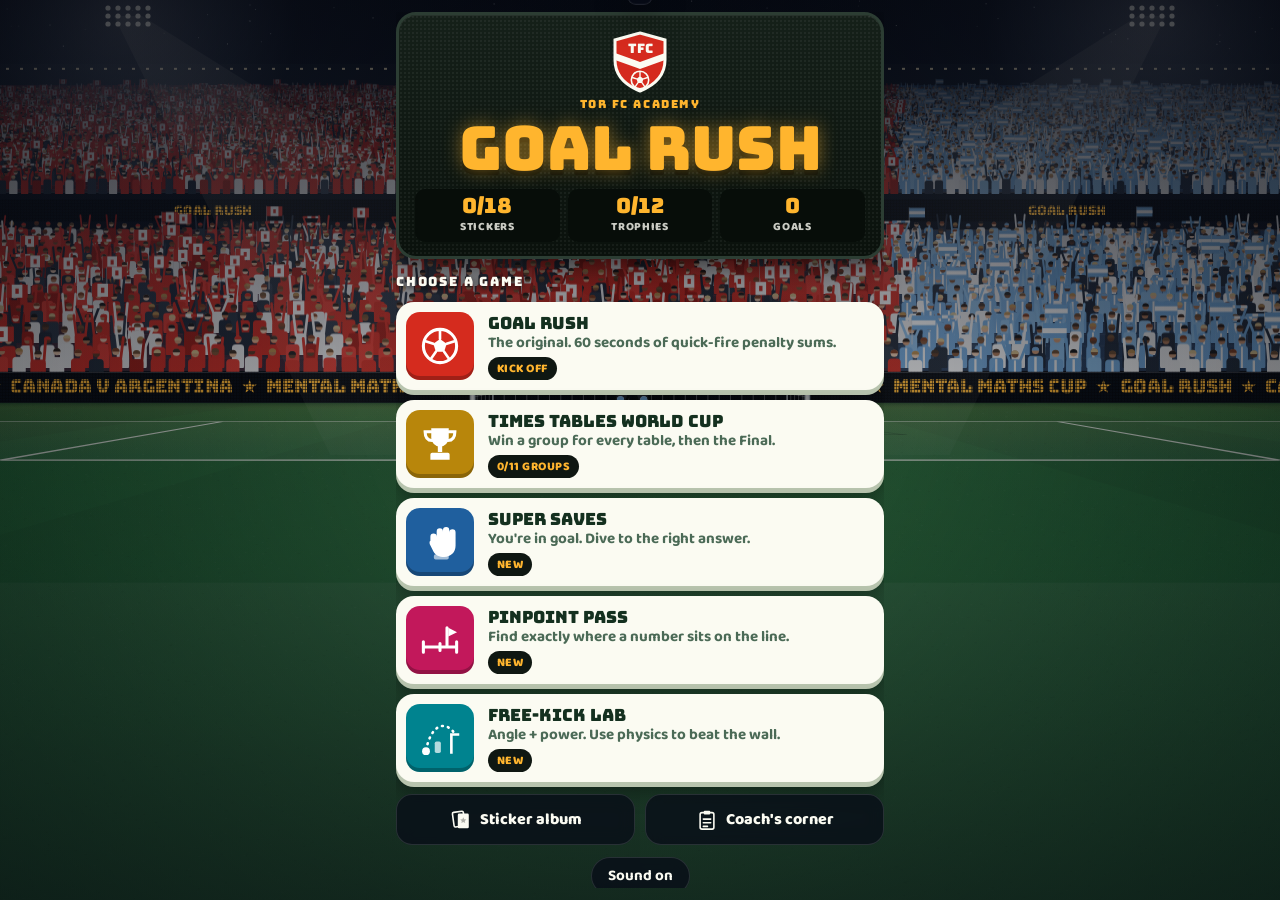
<file: goal-rush/index.html>
<!doctype html>
<html lang="en-GB">
<head>
<meta charset="utf-8">
<meta name="viewport" content="width=device-width, initial-scale=1, viewport-fit=cover">
<meta name="theme-color" content="#0a1120">
<meta name="description" content="Goal Rush is a football-themed mental maths game with shootouts, saves, times tables, number lines and free kicks.">
<meta name="mobile-web-app-capable" content="yes">
<meta name="apple-mobile-web-app-capable" content="yes">
<meta name="apple-mobile-web-app-status-bar-style" content="black-translucent">
<meta name="apple-mobile-web-app-title" content="Goal Rush">
<link rel="manifest" href="site.webmanifest">
<link rel="apple-touch-icon" href="assets/apple-touch-icon.png">
<link rel="icon" type="image/png" sizes="192x192" href="assets/icon-192.png">
<link rel="icon" href="data:image/svg+xml,%3Csvg xmlns='http://www.w3.org/2000/svg' viewBox='0 0 56 62'%3E%3Cpath d='M28 2L53 9v20c0 15-10 25-25 31C13 54 3 44 3 29V9z' fill='%23d52b1e' stroke='%23fbfbf2' stroke-width='3'/%3E%3Cpath d='M3 22l25 9 25-9v7L28 38 3 29z' fill='%23fbfbf2'/%3E%3C/svg%3E">
<link rel="canonical" href="https://herby9000.github.io/herbyprojects/goal-rush/">
<style>:root{padding-top:env(safe-area-inset-top,0px);padding-bottom:env(safe-area-inset-bottom,0px)}img{max-width:100%}</style>
<title>Goal Rush</title>
<meta name="claude:viewport-fit-sides" content="cover">
<link rel="preconnect" href="https://fonts.googleapis.com">
<link rel="preconnect" href="https://fonts.gstatic.com" crossorigin>
<link rel="stylesheet" href="https://fonts.googleapis.com/css2?family=Baloo+2:wght@600;700;800&family=Bungee&display=swap">
<style>
/* Layout: full-bleed floodlit stadium canvas behind one column — jumbotron header, game cards, chalk boards and keypads */
:root{
  --night:#0a1120;
  --glass:rgba(7,12,24,.74);
  --glass-edge:rgba(255,255,255,.12);
  --chalk:#fbfbf2;
  --chalk-shade:#b8c4ae;
  --ink:#14301f;
  --ink-soft:#4b6a56;
  --board:#0f1712;
  --board-edge:#2c3d33;
  --board-deep:#070d09;
  --led:#ffb52e;
  --led-shade:#c47f0d;
  --led-dim:#3d3220;
  --can-red:#d52b1e;
  --can-red-shade:#931a11;
  --alarm:#ff5a4a;
  --good:#1f9d55;
  --good-bright:#3ddc84;
  --arg-sky:#74acdf;
  --arg-deep:#1f5f9e;
  --gold:#f2c14e;
  --blank:#fff1c9;
  --net:rgba(251,251,242,.55);
  --shadow:rgba(0,0,0,.3);
  --font-display:'Bungee','Arial Black',Impact,sans-serif;
  --font-body:'Baloo 2','Trebuchet MS','Segoe UI',system-ui,sans-serif;
  color-scheme:dark;
}
html{height:100%;box-sizing:border-box}
*,*::before,*::after{box-sizing:border-box}
[hidden]{display:none!important}
body{
  height:100%;margin:0;overflow:hidden;background:var(--night);
  color:var(--chalk);font-family:var(--font-body);font-size:16px;
  overscroll-behavior:none;-webkit-tap-highlight-color:transparent;
}
button{font:inherit;cursor:pointer;touch-action:manipulation;color:inherit}
button:focus-visible,input:focus-visible{outline:3px solid var(--led);outline-offset:3px}

#stadium{position:fixed;inset:0;width:100%;height:100%;display:block;z-index:0}
.scrim{
  position:fixed;inset:0;z-index:0;pointer-events:none;
  background:linear-gradient(180deg,rgba(3,6,14,.66) 0%,rgba(3,6,14,.3) 42%,rgba(3,6,14,.7) 100%);
  transition:opacity .5s;
}
body.playing .scrim{opacity:0}

.app{
  position:relative;z-index:1;height:100%;max-width:520px;margin:0 auto;
  padding-left:max(16px,env(safe-area-inset-left,0px));
  padding-right:max(16px,env(safe-area-inset-right,0px));
  padding-block:12px;
}
.screen{height:100%;display:flex;flex-direction:column;gap:12px;overflow-y:auto;scrollbar-width:none}
.screen::-webkit-scrollbar{display:none}

/* ---------- shared pieces ---------- */
.sign{
  background:radial-gradient(circle,rgba(255,255,255,.05) 0 1px,transparent 1.4px) 0 0/4px 4px,linear-gradient(180deg,#152019,#0a110c);
  border:3px solid var(--board-edge);border-radius:20px;
  padding:16px 16px 14px;text-align:center;box-shadow:0 8px 24px rgba(0,0,0,.5),inset 0 1px 0 rgba(255,255,255,.08);flex:none;
}
.sign p{margin:0}
.sign-kicker{font-family:var(--font-display);font-size:.7rem;letter-spacing:.14em;color:var(--led);text-transform:uppercase}
.sign-title{
  font-family:var(--font-display);font-weight:400;font-size:clamp(2.6rem,14vw,3.8rem);
  line-height:.95;margin:.14em 0 .1em;color:var(--led);text-wrap:balance;
  text-shadow:0 0 18px rgba(255,181,46,.5),0 5px 0 var(--board-deep);
}
.sign-title.sm{font-size:clamp(1.7rem,8.5vw,2.4rem)}
.sign-fixture{font-family:var(--font-display);font-size:.85rem;letter-spacing:.05em;color:var(--chalk)}
.sign-fixture em{font-style:normal;color:var(--led);margin:0 .35em}
.flag{height:.95em;width:auto;border-radius:2px;box-shadow:0 0 0 1px var(--net);flex:none}
.sign-fixture .flag{height:1em;vertical-align:-.12em;margin-right:.35em}
.glass{background:var(--glass);border:1px solid var(--glass-edge);border-radius:16px;-webkit-backdrop-filter:blur(8px);backdrop-filter:blur(8px)}
.howto{margin:0;padding:12px 14px;text-align:center;font-size:1.05rem;line-height:1.45;font-weight:700;text-wrap:balance;flex:none}
.howto b{color:var(--led);font-weight:800}
.label{font-family:var(--font-display);font-weight:400;font-size:.8rem;letter-spacing:.14em;text-transform:uppercase;margin:2px 0 0;text-shadow:0 2px 6px rgba(0,0,0,.8);flex:none}
.topbar{display:flex;align-items:center;gap:10px;flex:none}
.back{display:inline-flex;align-items:center;gap:4px;padding:6px 14px 6px 10px;border-radius:999px;font-weight:800;font-size:.95rem}
.back svg{width:18px;height:18px}
.topbar-title{font-family:var(--font-display);font-size:.8rem;letter-spacing:.12em;text-transform:uppercase;opacity:.9}
.chalk-btn{
  border:0;border-radius:14px;padding:13px 10px;font-family:var(--font-display);font-size:1rem;
  transition:transform .06s,box-shadow .06s;
}
.chalk-btn:active{transform:translateY(3px);box-shadow:none!important}
.btn-primary{background:var(--can-red);color:var(--chalk);box-shadow:0 4px 0 var(--can-red-shade)}
.btn-secondary{background:var(--board);color:var(--chalk);box-shadow:0 4px 0 var(--board-deep)}
.btn-gold{background:var(--led);color:var(--ink);box-shadow:0 4px 0 var(--led-shade)}
.btn-primary:disabled,.btn-gold:disabled{opacity:.45;cursor:default}

/* ---------- home ---------- */
.crest{width:56px;height:62px;margin:0 auto 4px;display:block}
.hub-stats{display:grid;grid-template-columns:repeat(3,1fr);gap:8px;margin-top:12px}
.hub-stat{background:var(--board-deep);border-radius:10px;padding:6px 4px}
.hub-stat b{display:block;font-family:var(--font-display);font-weight:400;font-size:1.3rem;color:var(--led);line-height:1.1;font-variant-numeric:tabular-nums}
.hub-stat small{display:block;font-size:.72rem;font-weight:800;letter-spacing:.06em;text-transform:uppercase;opacity:.8}
.games{display:grid;gap:10px}
.game{
  display:grid;grid-template-columns:68px 1fr;align-items:center;gap:14px;text-align:left;
  padding:10px 12px 10px 10px;border:0;border-radius:18px;background:var(--chalk);color:var(--ink);
  box-shadow:0 5px 0 var(--chalk-shade),0 10px 20px rgba(0,0,0,.35);transition:transform .06s,box-shadow .06s;
}
.game:active{transform:translateY(4px);box-shadow:0 1px 0 var(--chalk-shade)}
.game-art{width:68px;height:68px;border-radius:14px;display:grid;place-items:center;background:var(--tile,#14301f);box-shadow:inset 0 -4px 0 rgba(0,0,0,.25)}
.game-art svg{width:42px;height:42px}
.game-text{min-width:0;display:grid;gap:1px}
.game-name{font-family:var(--font-display);font-size:1.05rem;line-height:1.2}
.game-blurb{font-size:.95rem;font-weight:700;color:var(--ink-soft);line-height:1.25}
.chip{justify-self:start;margin-top:3px;font-size:.75rem;font-weight:800;letter-spacing:.04em;text-transform:uppercase;background:var(--board);color:var(--led);padding:2px 9px;border-radius:999px}
.hub-links{display:grid;grid-template-columns:1fr 1fr;gap:10px;flex:none}
.hub-link{display:flex;align-items:center;justify-content:center;gap:8px;padding:12px 8px;font-weight:800;font-size:1rem;border-radius:16px}
.hub-link svg{width:22px;height:22px;flex:none}
.hub-foot{flex:none;text-align:center;font-size:.85rem;font-weight:700;opacity:.7;margin:0 0 4px}

/* ---------- league picker ---------- */
.leagues{display:grid;gap:10px}
.league{
  display:grid;grid-template-columns:1fr auto;align-items:center;gap:12px;text-align:left;
  padding:12px 12px 12px 16px;border:0;border-radius:16px;
  background:var(--chalk);color:var(--ink);box-shadow:0 5px 0 var(--chalk-shade),0 10px 20px rgba(0,0,0,.35);
  transition:transform .06s,box-shadow .06s;
}
.league:active{transform:translateY(4px);box-shadow:0 1px 0 var(--chalk-shade)}
.league-text{min-width:0;display:grid;gap:2px}
.league-name{font-family:var(--font-display);font-size:1.1rem;display:flex;align-items:center;gap:10px;flex-wrap:wrap}
.dots{display:inline-flex;gap:4px}
.dots i{width:9px;height:9px;border-radius:50%;background:var(--chalk-shade)}
.dots i.on{background:var(--can-red)}
.league-blurb{font-size:.98rem;font-weight:700;color:var(--ink-soft);line-height:1.3}
.league-best{background:var(--board);border-radius:10px;padding:6px 10px;text-align:center;min-width:60px}
.league-best small{display:block;font-family:var(--font-display);font-size:.55rem;letter-spacing:.12em;color:var(--chalk);opacity:.75}
.league-best b{display:block;font-family:var(--font-display);font-weight:400;font-size:1.35rem;line-height:1.1;color:var(--led)}
.sound-toggle{margin-top:auto;align-self:center;border-radius:999px;padding:6px 16px;font-weight:700;font-size:.95rem;flex:none}

/* ---------- times tables cup ---------- */
.cup-grid{display:grid;grid-template-columns:repeat(3,1fr);gap:10px}
.group{
  position:relative;border:0;border-radius:16px;padding:10px 6px 8px;background:var(--chalk);color:var(--ink);
  box-shadow:0 5px 0 var(--chalk-shade);display:grid;justify-items:center;gap:2px;transition:transform .06s,box-shadow .06s;
}
.group:active{transform:translateY(4px);box-shadow:0 1px 0 var(--chalk-shade)}
.group-n{font-family:var(--font-display);font-size:1.7rem;line-height:1}
.group-s{font-size:.78rem;font-weight:800;color:var(--ink-soft);line-height:1.2}
.group svg{width:22px;height:22px}
.group.won{background:linear-gradient(180deg,#ffe08a,#f2b938);box-shadow:0 5px 0 #b9811a}
.group.won .group-s{color:#5a3d00}
.group.final{grid-column:1/-1;background:linear-gradient(180deg,#1d2a22,#0c140f);color:var(--chalk);box-shadow:0 5px 0 #000;padding:12px}
.group.final .group-s{color:var(--led)}
.group.final.won{background:linear-gradient(180deg,#ffe08a,#f2b938);color:var(--ink)}

/* ---------- play: jumbotron + pitch window ---------- */
.board{
  display:grid;grid-template-columns:1fr auto 1fr;align-items:center;gap:8px;
  background:radial-gradient(circle,rgba(255,255,255,.05) 0 1px,transparent 1.4px) 0 0/4px 4px,linear-gradient(180deg,#152019,#0a110c);
  border:3px solid var(--board-edge);border-radius:16px;
  padding:6px 10px;box-shadow:0 8px 22px rgba(0,0,0,.55),inset 0 1px 0 rgba(255,255,255,.08);flex:none;
}
.team{display:flex;flex-direction:column;align-items:center}
.team-name{font-family:var(--font-display);font-size:.72rem;letter-spacing:.1em;display:flex;align-items:center;gap:6px}
.team-score{font-family:var(--font-display);font-size:clamp(1.9rem,8.5vw,2.5rem);line-height:1.05;color:var(--led);text-shadow:0 0 14px rgba(255,181,46,.55);font-variant-numeric:tabular-nums}
.team-score.bump{animation:bump .45s cubic-bezier(.2,.9,.3,1.4)}
.clock{display:flex;flex-direction:column;align-items:center;background:var(--board-deep);border-radius:10px;padding:4px 14px 2px;min-width:92px}
.clock-time{font-family:var(--font-display);font-size:clamp(1.4rem,6vw,1.85rem);line-height:1.1;font-variant-numeric:tabular-nums}
.clock-label{font-family:var(--font-display);font-size:.58rem;letter-spacing:.14em;color:var(--led);opacity:.75}
.clock.hurry .clock-time{color:var(--alarm);animation:pulse 1s ease-in-out infinite}
.clock-label.extra{opacity:1;animation:bump .5s}
.streak{align-self:center;display:flex;align-items:center;gap:10px;flex:none;padding:4px 12px;border-radius:999px}
.streak-label{font-family:var(--font-display);font-size:.62rem;letter-spacing:.12em}
.pips{display:flex;gap:6px}
.pips i{width:15px;height:15px;border-radius:50%;border:2px solid var(--net);transition:background .15s,border-color .15s}
.pips i.on{background:var(--led);border-color:var(--led);box-shadow:0 0 8px rgba(255,181,46,.7)}
.pips i.miss{background:var(--alarm);border-color:var(--alarm)}
.pips i.save{background:var(--good-bright);border-color:var(--good-bright)}
.pips.burst i{animation:bump .5s}
.pitch{position:relative;flex:1 1 0;min-height:140px}
.flash{
  position:absolute;left:0;right:0;top:38%;text-align:center;pointer-events:none;opacity:0;
  font-family:var(--font-display);font-size:clamp(2.6rem,15vw,4.6rem);line-height:1;
  color:var(--led);text-shadow:0 5px 0 #3a1608,0 0 30px rgba(255,181,46,.7);transform:translateY(-50%);
}
.flash.show{animation:flashPop .9s cubic-bezier(.2,.9,.3,1.3) forwards}
.flash.count,.flash.go{color:var(--chalk);text-shadow:0 5px 0 var(--board),0 0 24px rgba(255,255,255,.35)}
.flash.saved{color:var(--chalk);text-shadow:0 5px 0 var(--arg-deep),0 0 24px rgba(116,172,223,.8)}
.flash.cansave{color:var(--chalk);text-shadow:0 5px 0 var(--can-red-shade),0 0 26px rgba(213,43,30,.8)}
.flash.full{font-size:clamp(2rem,11vw,3.3rem);color:var(--chalk);text-shadow:0 5px 0 var(--board)}
.flash.full.show{animation:flashStay .6s cubic-bezier(.2,.9,.3,1.3) forwards}

/* ---------- question board + keypad ---------- */
.question{flex:none;background:var(--chalk);color:var(--ink);border-radius:18px;padding:10px 12px 4px;box-shadow:0 5px 0 var(--chalk-shade),0 12px 26px rgba(0,0,0,.4);text-align:center;position:relative;overflow:hidden}
.sum{display:flex;flex-wrap:wrap;justify-content:center;align-items:center;gap:.26em;font-weight:800;font-size:clamp(1.9rem,9vw,3rem);line-height:1.15;min-height:1.3em;font-variant-numeric:tabular-nums}
.sum .op{color:var(--can-red)}
.sum .word{font-size:.68em;font-weight:800}
.sum .ready{font-size:.7em;color:var(--ink-soft)}
.blank{display:inline-flex;align-items:center;justify-content:center;min-width:calc(var(--len,2) * .6em + .7em);height:1.12em;padding:0 .16em;border-radius:.22em;background:var(--blank);border:3px dashed var(--ink-soft)}
.blank.empty::after{content:"";width:3px;height:.75em;background:var(--ink);animation:caret 1s steps(1) infinite}
.blank.goal{background:var(--led);border:3px solid var(--led-shade)}
.blank.saved{background:var(--chalk);border:3px solid var(--arg-deep);color:var(--arg-deep)}
.blank.good{background:#c9f3d9;border:3px solid var(--good);color:var(--good)}
.note{font-size:.98rem;font-weight:700;min-height:1.6em;color:var(--ink-soft);line-height:1.6}
.shotclock{position:absolute;left:0;bottom:0;height:5px;width:100%;background:var(--can-red);transform-origin:left;transform:scaleX(0)}
.pad{display:grid;grid-template-columns:repeat(3,1fr);gap:8px;flex:none;padding-bottom:4px}
.key{
  height:clamp(46px,8.2vh,68px);border:0;border-radius:14px;font-family:var(--font-body);font-weight:800;font-size:clamp(1.55rem,6.5vw,2rem);line-height:1;
  background:var(--chalk);color:var(--ink);box-shadow:0 4px 0 var(--chalk-shade),0 8px 16px rgba(0,0,0,.3);
  display:flex;align-items:center;justify-content:center;transition:transform .06s,box-shadow .06s;
}
.key:active{transform:translateY(3px);box-shadow:0 1px 0 var(--chalk-shade)}
.key-del{background:var(--board);color:var(--chalk);box-shadow:0 4px 0 var(--board-deep),0 8px 16px rgba(0,0,0,.3)}
.key-del:active{box-shadow:0 1px 0 var(--board-deep)}
.key-del svg{width:1.1em;height:1.1em}
.key-shoot{background:var(--can-red);color:var(--chalk);box-shadow:0 4px 0 var(--can-red-shade),0 8px 16px rgba(0,0,0,.3);font-family:var(--font-display);font-weight:400;font-size:clamp(.95rem,4.2vw,1.2rem)}
.key-shoot:active{box-shadow:0 1px 0 var(--can-red-shade)}

/* ---------- super saves ---------- */
.answers{display:grid;grid-template-columns:repeat(3,1fr);gap:8px;flex:none;padding-bottom:4px}
.answer{
  border:0;border-radius:16px;background:var(--chalk);color:var(--ink);padding:8px 4px 10px;
  box-shadow:0 5px 0 var(--chalk-shade),0 8px 16px rgba(0,0,0,.3);display:grid;gap:0;justify-items:center;
  transition:transform .06s,box-shadow .06s,background .15s;
}
.answer:active{transform:translateY(3px);box-shadow:0 1px 0 var(--chalk-shade)}
.answer small{font-family:var(--font-display);font-size:.6rem;letter-spacing:.14em;color:var(--ink-soft)}
.answer b{font-family:var(--font-body);font-weight:800;font-size:clamp(1.9rem,8.5vw,2.5rem);line-height:1.1;font-variant-numeric:tabular-nums}
.answer.right{background:#c9f3d9}
.answer.wrong{background:#ffd6d1}
.answer.pick{outline:3px solid var(--led);outline-offset:2px}

/* ---------- pinpoint pass ---------- */
.nl-card{flex:none;background:var(--chalk);color:var(--ink);border-radius:18px;padding:14px 14px 12px;box-shadow:0 5px 0 var(--chalk-shade),0 12px 26px rgba(0,0,0,.4);text-align:center}
.nl-prompt{font-weight:800;font-size:1.1rem;color:var(--ink-soft);margin:0}
.nl-target{font-family:var(--font-display);font-size:clamp(2.6rem,13vw,3.6rem);line-height:1.05;margin:0;color:var(--can-red);font-variant-numeric:tabular-nums}
.nl-result{font-weight:800;font-size:1rem;min-height:1.5em;margin:2px 0 0}
.nl{position:relative;height:118px;margin:22px 0 30px;touch-action:none;cursor:crosshair;user-select:none;-webkit-user-select:none}
.nl-turf{position:absolute;inset:0;border-radius:14px;background:repeating-linear-gradient(90deg,#2a8a3c 0 10%,#33994a 10% 20%);box-shadow:inset 0 0 0 3px rgba(255,255,255,.75),0 6px 0 #1d5f2a}
.nl-line{position:absolute;left:14px;right:14px;top:50%;height:4px;margin-top:-2px;background:#fff;border-radius:2px}
.nl-tick{position:absolute;top:50%;width:3px;margin-left:-1.5px;background:#fff;border-radius:2px}
.nl-tick.major{height:34px;margin-top:-17px}
.nl-tick.minor{height:16px;margin-top:-8px;opacity:.75}
.nl-lab{position:absolute;bottom:-26px;transform:translateX(-50%);font-family:var(--font-display);font-size:.85rem;color:var(--chalk);text-shadow:0 2px 4px rgba(0,0,0,.6)}
.nl-ball{position:absolute;top:50%;width:30px;height:30px;margin:-15px 0 0 -15px;border-radius:50%;background:radial-gradient(circle at 35% 30%,#fff 0 30%,#d9dee2 70%,#9aa4ab);box-shadow:0 0 0 2px #0b1410,0 4px 6px rgba(0,0,0,.4);transition:left .45s cubic-bezier(.2,.8,.3,1)}
.nl-ball::after{content:"";position:absolute;inset:10px;background:#1c232b;clip-path:polygon(50% 0,100% 38%,82% 100%,18% 100%,0 38%)}
.nl-mate{position:absolute;bottom:50%;width:4px;margin-left:-2px;height:52px;background:#fff;border-radius:2px}
.nl-mate::after{content:"";position:absolute;left:4px;top:0;width:26px;height:18px;background:var(--can-red);clip-path:polygon(0 0,100% 50%,0 100%)}
.nl-gap{position:absolute;top:50%;height:6px;margin-top:-3px;background:rgba(255,181,46,.9);border-radius:3px}
.nl-actions{display:grid;grid-template-columns:1fr;gap:10px}

/* ---------- free-kick lab ---------- */
.lab-view{position:relative;flex:1 1 0;min-height:190px;border-radius:18px;overflow:hidden;box-shadow:0 10px 24px rgba(0,0,0,.45);border:2px solid rgba(255,255,255,.12)}
.lab-view canvas{position:absolute;inset:0;width:100%;height:100%;display:block}
.lab-panel{flex:none;background:var(--chalk);color:var(--ink);border-radius:18px;padding:12px 14px;box-shadow:0 5px 0 var(--chalk-shade),0 12px 26px rgba(0,0,0,.4);display:grid;gap:8px}
.slider{display:grid;grid-template-columns:72px 1fr 70px;align-items:center;gap:10px}
.slider label{font-family:var(--font-display);font-size:.78rem;letter-spacing:.06em}
.slider output{font-family:var(--font-display);font-size:1rem;text-align:right;font-variant-numeric:tabular-nums;color:var(--can-red)}
.slider input{width:100%;accent-color:var(--can-red);height:32px}
.lab-msg{margin:0;font-weight:800;font-size:1rem;line-height:1.35;min-height:2.7em;color:var(--ink-soft)}
.lab-msg b{color:var(--ink)}

/* ---------- stickers ---------- */
.album{display:grid;grid-template-columns:repeat(3,1fr);gap:10px}
.sticker{
  position:relative;aspect-ratio:3/4;max-width:100%;border-radius:12px;padding:8px 6px;display:grid;grid-template-rows:auto 1fr auto;justify-items:center;text-align:center;
  background:linear-gradient(160deg,var(--c1,#d52b1e),var(--c2,#7a120b));color:#fff;
  box-shadow:0 0 0 3px #fff,0 6px 14px rgba(0,0,0,.45);overflow:hidden;
}
.sticker::before{content:"";position:absolute;inset:0;background:linear-gradient(115deg,transparent 30%,rgba(255,255,255,.28) 45%,transparent 60%);pointer-events:none}
.sticker-no{font-family:var(--font-display);font-size:.6rem;opacity:.85;justify-self:start}
.sticker svg{width:56%;height:auto;align-self:center;filter:drop-shadow(0 3px 0 rgba(0,0,0,.25))}
.sticker-name{font-family:var(--font-display);font-size:.62rem;line-height:1.15;letter-spacing:.02em;text-wrap:balance}
.sticker.locked{background:repeating-linear-gradient(135deg,#18202c 0 8px,#141b25 8px 16px);box-shadow:0 0 0 2px rgba(255,255,255,.18);color:rgba(255,255,255,.75)}
.sticker.locked::before{display:none}
.sticker.locked .q{font-family:var(--font-display);font-size:1.6rem;align-self:center;opacity:.5}
.sticker.locked .sticker-name{font-family:var(--font-body);font-weight:700;font-size:.72rem;letter-spacing:0}
.won-stickers{display:flex;gap:10px;flex-wrap:wrap;justify-content:center}
.won-stickers .sticker{width:84px}
.toast{
  position:fixed;left:50%;top:calc(env(safe-area-inset-top,0px) + 12px);z-index:5;transform:translate(-50%,-140%);
  display:flex;align-items:center;gap:12px;padding:8px 16px 8px 8px;border-radius:16px;background:var(--glass);
  border:1px solid var(--glass-edge);-webkit-backdrop-filter:blur(8px);backdrop-filter:blur(8px);
  box-shadow:0 10px 30px rgba(0,0,0,.5);transition:transform .45s cubic-bezier(.2,.9,.3,1.2);max-width:calc(100% - 32px);
}
.toast.show{transform:translate(-50%,0)}
.toast .sticker{width:46px;padding:3px;box-shadow:0 0 0 2px #fff}
.toast .sticker-name,.toast .sticker-no{display:none}
.toast-text small{display:block;font-family:var(--font-display);font-size:.62rem;letter-spacing:.12em;color:var(--led)}
.toast-text b{font-weight:800;font-size:1.05rem}

/* ---------- results + coach ---------- */
.final{display:flex;align-items:center;justify-content:center;gap:12px;margin:.35em 0 .1em!important;font-family:var(--font-display)}
.final .team-name{font-size:.8rem;letter-spacing:.08em}
.final .flag{height:1.1em}
.final b{font-weight:400;font-size:clamp(2.8rem,14vw,3.8rem);line-height:1;color:var(--led);text-shadow:0 0 16px rgba(255,181,46,.5)}
.final i{font-style:normal;font-size:1.8rem}
.stars{display:flex;justify-content:center;gap:10px;margin:6px 0}
.stars svg{width:40px;height:40px}
.stars path{fill:var(--led-dim)}
.stars .on path{fill:var(--led)}
.stars .on{animation:starPop .5s cubic-bezier(.2,.9,.3,1.5) both}
.stars .on:nth-child(2){animation-delay:.15s}
.stars .on:nth-child(3){animation-delay:.3s}
.verdict{font-weight:800;font-size:1.25rem;margin-top:4px!important;text-wrap:balance}
.next{font-weight:700;font-size:.98rem;opacity:.8}
.record{align-self:center;margin:0;background:var(--led);color:var(--ink);font-family:var(--font-display);font-size:.9rem;letter-spacing:.04em;padding:7px 16px;border-radius:999px;box-shadow:0 3px 0 var(--led-shade);animation:starPop .5s .4s cubic-bezier(.2,.9,.3,1.5) both;flex:none}
.panel{display:grid;gap:10px;padding:12px 14px;flex:none}
.stats{display:flex;justify-content:center;flex-wrap:wrap;gap:6px 18px;margin:0;font-weight:700}
.stats div{display:flex;gap:6px;align-items:baseline}
.stats dt{opacity:.85}
.stats dd{margin:0;font-family:var(--font-display);color:var(--led)}
.missed{list-style:none;margin:0;padding:0;display:flex;flex-wrap:wrap;gap:8px}
.missed li{background:var(--chalk);color:var(--ink);border-radius:12px;padding:5px 12px;font-weight:800;font-size:1.2rem;font-variant-numeric:tabular-nums;box-shadow:0 3px 0 var(--chalk-shade)}
.missed li b{color:var(--can-red)}
.missed li small{font-size:.75rem;color:var(--ink-soft);margin-left:6px}
.missed li.clean{background:none;box-shadow:none;color:inherit;padding:0;font-size:1.05rem;font-weight:700}
.end-actions{display:grid;grid-template-columns:1fr 1fr;gap:10px;margin-top:auto;padding-bottom:4px;flex:none}
.coach-row{display:flex;justify-content:space-between;gap:12px;font-weight:700;padding:6px 0;border-bottom:1px solid var(--glass-edge)}
.coach-row:last-child{border-bottom:0}
.coach-row b{font-family:var(--font-display);font-weight:400;color:var(--led);white-space:nowrap}
.coach-note{margin:0;font-size:.95rem;line-height:1.45;opacity:.85}
.danger{background:transparent;border:2px solid rgba(255,90,74,.6);color:#ffb3aa;border-radius:12px;padding:8px 12px;font-weight:800}

/* ---------- motion ---------- */
@keyframes bump{0%{transform:scale(1)}40%{transform:scale(1.35)}100%{transform:scale(1)}}
@keyframes pulse{50%{opacity:.45}}
@keyframes caret{50%{opacity:0}}
@keyframes flashPop{0%{opacity:0;transform:translateY(-50%) scale(.4)}20%{opacity:1;transform:translateY(-50%) scale(1.12)}34%{transform:translateY(-50%) scale(1)}78%{opacity:1}100%{opacity:0;transform:translateY(-50%) scale(1)}}
@keyframes flashStay{0%{opacity:0;transform:translateY(-50%) scale(.4)}60%{opacity:1;transform:translateY(-50%) scale(1.1)}100%{opacity:1;transform:translateY(-50%) scale(1)}}
@keyframes flashFade{0%,80%{opacity:1}100%{opacity:0}}
@keyframes starPop{0%{transform:scale(0) rotate(-30deg);opacity:0}100%{transform:scale(1) rotate(0);opacity:1}}
@media (prefers-reduced-motion:reduce){
  .clock.hurry .clock-time,.blank.empty::after{animation:none}
  .flash.show:not(.full){animation:flashFade .9s forwards}
  .flash.full.show{animation:flashFade 99s forwards}
  .stars .on,.record,.team-score.bump,.pips.burst i{animation:none}
  .nl-ball,.toast{transition:none}
}
</style>
</head>
<body>


<canvas id="stadium" aria-hidden="true"></canvas>
<div class="scrim" aria-hidden="true"></div>

<!-- shared symbols: flags and icons -->
<svg width="0" height="0" style="position:absolute" aria-hidden="true">
  <defs>
    <g id="flag-can">
      <rect width="48" height="24" fill="#ffffff"/>
      <rect width="12" height="24" fill="#d52b1e"/>
      <rect x="36" width="12" height="24" fill="#d52b1e"/>
      <path transform="translate(16.8 4.8) scale(.9)" fill="#d52b1e" d="M8 0L9.6 3.2L11.4 2.4L10.6 6.6L13.2 4.6L14 6.2L16 5.8L15.2 8.6L16 9.2L12.4 12L12.8 13.4L8.6 12.8L8.6 16L7.4 16L7.4 12.8L3.2 13.4L3.6 12L0 9.2L0.8 8.6L0 5.8L2 6.2L2.8 4.6L5.4 6.6L4.6 2.4L6.4 3.2Z"/>
    </g>
    <g id="flag-arg">
      <rect width="42" height="27" fill="#74acdf"/>
      <rect y="9" width="42" height="9" fill="#ffffff"/>
      <circle cx="21" cy="13.5" r="3" fill="#f6b40e"/>
    </g>
    <symbol id="i-ball" viewBox="0 0 48 48"><circle cx="24" cy="24" r="19" fill="none" stroke="currentColor" stroke-width="3.5"/><path fill="currentColor" d="M24 16l7.6 5.5-2.9 9h-9.4l-2.9-9z"/><path stroke="currentColor" stroke-width="3" stroke-linecap="round" d="M24 16V6M31.6 21.5l9-3M28.7 30.5l5.6 8M19.3 30.5l-5.6 8M16.4 21.5l-9-3"/></symbol>
    <symbol id="i-glove" viewBox="0 0 48 48"><path fill="currentColor" d="M13 27v-9a3.6 3.6 0 0 1 7.2 0v-6a3.6 3.6 0 0 1 7.2 0v-1.5a3.6 3.6 0 0 1 7.2 0V13a3.6 3.6 0 0 1 7.2 0v15c0 8-5.5 13-13 13h-2c-5.4 0-9-3-11-7.5l-3.6-7.2a3.4 3.4 0 0 1 5.8-3.4z"/><rect x="17" y="38" width="17" height="6" rx="2" fill="currentColor" opacity=".6"/></symbol>
    <symbol id="i-trophy" viewBox="0 0 48 48"><path fill="currentColor" d="M14 6h20v11a10 10 0 0 1-20 0z"/><path fill="none" stroke="currentColor" stroke-width="3.5" stroke-linecap="round" d="M14 10H7c0 7 3 10 8 10M34 10h7c0 7-3 10-8 10"/><path fill="currentColor" d="M21.5 26h5v7h-5zM15 34h18a2 2 0 0 1 2 2v6H13v-6a2 2 0 0 1 2-2z"/></symbol>
    <symbol id="i-line" viewBox="0 0 48 48"><path fill="none" stroke="currentColor" stroke-width="3.5" stroke-linecap="round" d="M5 32h38M5 26v12M24 28v8M43 26v12M32 32V10"/><path fill="currentColor" d="M33.5 10l10 5-10 5z"/></symbol>
    <symbol id="i-arc" viewBox="0 0 48 48"><path fill="none" stroke="currentColor" stroke-width="3" stroke-linecap="round" stroke-dasharray="1 6" d="M8 38C14 8 30 4 40 18"/><rect x="18" y="28" width="7" height="13" rx="2" fill="currentColor" opacity=".7"/><circle cx="8" cy="39" r="4.5" fill="currentColor"/><path fill="none" stroke="currentColor" stroke-width="3" d="M37 42V20h9"/></symbol>
    <symbol id="i-star" viewBox="0 0 48 48"><path fill="currentColor" d="M24 4l6 13.4 14.6 1.4-11 9.8 3.2 14.4L24 35.6 11.2 43l3.2-14.4-11-9.8 14.6-1.4z"/></symbol>
    <symbol id="i-flame" viewBox="0 0 48 48"><path fill="currentColor" d="M25 3c2 9 12 13 12 25a13 13 0 0 1-26 0c0-6 3-10 6-13 0 5 2 8 5 9-2-8 1-15 3-21z"/></symbol>
    <symbol id="i-clock" viewBox="0 0 48 48"><circle cx="24" cy="26" r="17" fill="none" stroke="currentColor" stroke-width="3.5"/><path fill="none" stroke="currentColor" stroke-width="3.5" stroke-linecap="round" d="M24 16v10l7 5M19 4h10"/></symbol>
    <symbol id="i-bolt" viewBox="0 0 48 48"><path fill="currentColor" d="M28 3L9 27h13l-3 18 20-25H26z"/></symbol>
    <symbol id="i-target" viewBox="0 0 48 48"><circle cx="24" cy="24" r="19" fill="none" stroke="currentColor" stroke-width="3.5"/><circle cx="24" cy="24" r="11" fill="none" stroke="currentColor" stroke-width="3.5"/><circle cx="24" cy="24" r="4" fill="currentColor"/></symbol>
    <symbol id="i-cal" viewBox="0 0 48 48"><rect x="6" y="9" width="36" height="33" rx="5" fill="none" stroke="currentColor" stroke-width="3.5"/><path fill="none" stroke="currentColor" stroke-width="3.5" stroke-linecap="round" d="M6 19h36M16 5v8M32 5v8"/><path fill="currentColor" d="M13 25h6v6h-6zM21 25h6v6h-6zM29 25h6v6h-6zM13 33h6v6h-6z"/></symbol>
    <symbol id="i-medal" viewBox="0 0 48 48"><path fill="currentColor" opacity=".7" d="M12 3h9l5 14h-9zM36 3h-9l-5 14h9z"/><circle cx="24" cy="31" r="13" fill="currentColor"/><path fill="#000" opacity=".25" d="M24 23l2.6 5.4 5.9.8-4.3 4.1 1 5.9-5.2-2.8-5.2 2.8 1-5.9-4.3-4.1 5.9-.8z"/></symbol>
    <symbol id="i-book" viewBox="0 0 48 48"><rect x="7" y="6" width="24" height="32" rx="3" fill="none" stroke="currentColor" stroke-width="3.5" transform="rotate(-8 19 22)"/><rect x="17" y="10" width="24" height="32" rx="3" fill="currentColor"/><path fill="#000" opacity=".3" d="M29 18l2 4.3 4.7.5-3.5 3.2 1 4.6-4.2-2.4-4.2 2.4 1-4.6-3.5-3.2 4.7-.5z"/></symbol>
    <symbol id="i-clip" viewBox="0 0 48 48"><rect x="9" y="8" width="30" height="36" rx="4" fill="none" stroke="currentColor" stroke-width="3.5"/><rect x="17" y="4" width="14" height="8" rx="2" fill="currentColor"/><path fill="none" stroke="currentColor" stroke-width="3.5" stroke-linecap="round" d="M16 22h16M16 30h16M16 38h9"/></symbol>
    <symbol id="i-back" viewBox="0 0 24 24"><path fill="none" stroke="currentColor" stroke-width="3" stroke-linecap="round" stroke-linejoin="round" d="M15 5l-7 7 7 7"/></symbol>
    <symbol id="i-x" viewBox="0 0 48 48"><path fill="none" stroke="currentColor" stroke-width="7" stroke-linecap="round" d="M13 13l22 22M35 13L13 35"/></symbol>
  </defs>
</svg>

<div class="toast" id="toast" role="status" aria-live="polite"></div>

<div class="app">

  <!-- HOME -->
  <section class="screen" id="home">
    <div class="sign">
      <svg class="crest" viewBox="0 0 56 62" aria-hidden="true">
        <path d="M28 2L53 9v20c0 15-10 25-25 31C13 54 3 44 3 29V9z" fill="#d52b1e" stroke="#fbfbf2" stroke-width="3"/>
        <path d="M3 22l25 9 25-9v7L28 38 3 29z" fill="#fbfbf2"/>
        <use href="#i-ball" x="17" y="38" width="22" height="22" style="color:#fbfbf2"/>
        <text x="28" y="22" text-anchor="middle" font-family="Bungee, Arial Black, sans-serif" font-size="13" fill="#fbfbf2">TFC</text>
      </svg>
      <p class="sign-kicker">Tor FC Academy</p>
      <h1 class="sign-title">Goal Rush</h1>
      <div class="hub-stats">
        <div class="hub-stat"><b id="hsStickers">0/18</b><small>Stickers</small></div>
        <div class="hub-stat"><b id="hsTrophies">0/12</b><small>Trophies</small></div>
        <div class="hub-stat"><b id="hsGoals">0</b><small>Goals</small></div>
      </div>
    </div>
    <h2 class="label">Choose a game</h2>
    <div class="games" id="games"></div>
    <div class="hub-links">
      <button class="hub-link glass" id="toAlbum" type="button"><svg aria-hidden="true"><use href="#i-book"/></svg>Sticker album</button>
      <button class="hub-link glass" id="toCoach" type="button"><svg aria-hidden="true"><use href="#i-clip"/></svg>Coach's corner</button>
    </div>
    <button class="sound-toggle glass" id="soundBtn" type="button" aria-pressed="true">Sound on</button>
  </section>

  <!-- LEAGUE PICKER (Goal Rush, Super Saves, Pinpoint Pass) -->
  <section class="screen" id="pick" hidden>
    <div class="topbar"><button class="back glass" type="button" data-home><svg aria-hidden="true"><use href="#i-back"/></svg>Home</button></div>
    <div class="sign">
      <p class="sign-kicker" id="pickKicker">Penalty shootout</p>
      <h1 class="sign-title sm" id="pickTitle">Goal Rush</h1>
      <p class="sign-fixture"><svg class="flag" viewBox="0 0 48 24"><use href="#flag-can"/></svg>CANADA<em>vs</em><svg class="flag" viewBox="0 0 42 27"><use href="#flag-arg"/></svg>ARGENTINA</p>
    </div>
    <p class="howto glass" id="pickHow"></p>
    <h2 class="label">Pick a league</h2>
    <div class="leagues" id="leagues"></div>
  </section>

  <!-- TIMES TABLES WORLD CUP -->
  <section class="screen" id="cup" hidden>
    <div class="topbar"><button class="back glass" type="button" data-home><svg aria-hidden="true"><use href="#i-back"/></svg>Home</button></div>
    <div class="sign">
      <p class="sign-kicker">Times Tables</p>
      <h1 class="sign-title sm">World Cup</h1>
      <p class="sign-fixture" id="cupProgress">0 of 11 groups won</p>
    </div>
    <p class="howto glass">Each table is a group. Score the target in 60 seconds to win it and lift a trophy. Win groups to unlock the <b>Final</b>.</p>
    <div class="cup-grid" id="cupGrid"></div>
  </section>

  <!-- SHOOTOUT (Goal Rush + World Cup) -->
  <section class="screen" id="play" hidden>
    <header class="board">
      <div class="team"><span class="team-name"><svg class="flag" viewBox="0 0 48 24" aria-hidden="true"><use href="#flag-can"/></svg>CAN</span><span class="team-score" id="goals">0</span></div>
      <div class="clock" id="clockBox"><span class="clock-time" id="clock">1:00</span><span class="clock-label" id="clockLabel">TIME</span></div>
      <div class="team"><span class="team-name"><svg class="flag" viewBox="0 0 42 27" aria-hidden="true"><use href="#flag-arg"/></svg>ARG</span><span class="team-score" id="saves">0</span></div>
    </header>
    <div class="streak glass">
      <span class="streak-label" id="streakLabel">Extra time</span>
      <span class="pips" id="pips" aria-hidden="true"><i></i><i></i><i></i><i></i><i></i></span>
    </div>
    <div class="pitch"><div class="flash" id="flash" aria-hidden="true"></div></div>
    <div class="question" aria-live="polite">
      <div class="sum" id="sum"></div>
      <div class="note" id="note">&nbsp;</div>
    </div>
    <div class="pad" id="pad"></div>
  </section>

  <!-- SUPER SAVES -->
  <section class="screen" id="keeper" hidden>
    <header class="board">
      <div class="team"><span class="team-name"><svg class="flag" viewBox="0 0 48 24" aria-hidden="true"><use href="#flag-can"/></svg>SAVES</span><span class="team-score" id="kSaves">0</span></div>
      <div class="clock"><span class="clock-time" id="kShot">1/10</span><span class="clock-label">SHOT</span></div>
      <div class="team"><span class="team-name"><svg class="flag" viewBox="0 0 42 27" aria-hidden="true"><use href="#flag-arg"/></svg>GOALS</span><span class="team-score" id="kGoals">0</span></div>
    </header>
    <div class="streak glass"><span class="pips" id="kPips" aria-hidden="true"></span></div>
    <div class="pitch"><div class="flash" id="kFlash" aria-hidden="true"></div></div>
    <div class="question" aria-live="polite">
      <div class="sum" id="kSum"></div>
      <div class="note" id="kNote">&nbsp;</div>
      <div class="shotclock" id="kClock"></div>
    </div>
    <div class="answers" id="kAnswers"></div>
  </section>

  <!-- PINPOINT PASS -->
  <section class="screen" id="line" hidden>
    <div class="topbar">
      <button class="back glass" type="button" data-home><svg aria-hidden="true"><use href="#i-back"/></svg>Home</button>
      <span class="topbar-title" id="lnStatus">Pass 1 of 10 · 0 pts</span>
    </div>
    <div class="nl-card">
      <p class="nl-prompt">Pass the ball to</p>
      <p class="nl-target" id="lnTarget">63</p>
      <div class="nl" id="nl" aria-label="Number line. Tap where the number goes.">
        <div class="nl-turf"></div>
        <div class="nl-line"></div>
        <div id="nlTicks"></div>
        <div class="nl-gap" id="nlGap" hidden></div>
        <div class="nl-mate" id="nlMate" hidden></div>
        <div class="nl-ball" id="nlBall" hidden></div>
      </div>
      <p class="nl-result" id="lnResult">Tap the line where the number lives.</p>
    </div>
    <div class="nl-actions">
      <button class="chalk-btn btn-primary" id="lnPass" type="button" disabled>Pass</button>
    </div>
  </section>

  <!-- FREE-KICK LAB -->
  <section class="screen" id="lab" hidden>
    <div class="topbar">
      <button class="back glass" type="button" data-home><svg aria-hidden="true"><use href="#i-back"/></svg>Home</button>
      <span class="topbar-title" id="labStatus">Kick 1 of 5 · 0 goals</span>
    </div>
    <div class="lab-view"><canvas id="labCanvas" aria-label="Side view of a free kick over a defensive wall"></canvas></div>
    <div class="lab-panel">
      <div class="slider"><label for="labAngle">Angle</label><input id="labAngle" type="range" min="5" max="50" step="1" value="20"><output id="labAngleOut">20°</output></div>
      <div class="slider"><label for="labPower">Power</label><input id="labPower" type="range" min="40" max="95" step="1" value="62"><output id="labPowerOut">62 km/h</output></div>
      <p class="lab-msg" id="labMsg">Set the angle and power, then kick. Get over the wall and under the bar.</p>
      <button class="chalk-btn btn-primary" id="labKick" type="button">Kick</button>
    </div>
  </section>

  <!-- RESULT -->
  <section class="screen" id="result" hidden>
    <div class="sign">
      <p class="sign-kicker" id="rKicker">Full time</p>
      <p class="final" id="rFinal"></p>
      <div class="stars" id="rStars"></div>
      <p class="verdict" id="rVerdict"></p>
      <p class="next" id="rNext"></p>
    </div>
    <p class="record" id="rRecord" hidden>New record!</p>
    <div class="panel glass" id="rWonBox" hidden>
      <h2 class="label">New stickers</h2>
      <div class="won-stickers" id="rWon"></div>
    </div>
    <div class="panel glass">
      <dl class="stats" id="rStats"></dl>
      <h2 class="label" id="rMissedLabel">Practise these</h2>
      <ul class="missed" id="rMissed"></ul>
    </div>
    <div class="end-actions">
      <button class="chalk-btn btn-primary" id="rAgain" type="button">Play again</button>
      <button class="chalk-btn btn-secondary" id="rBack" type="button">Home</button>
    </div>
  </section>

  <!-- STICKER ALBUM -->
  <section class="screen" id="albumScreen" hidden>
    <div class="topbar">
      <button class="back glass" type="button" data-home><svg aria-hidden="true"><use href="#i-back"/></svg>Home</button>
      <span class="topbar-title" id="albumCount">0 of 18 collected</span>
    </div>
    <div class="album" id="album"></div>
  </section>

  <!-- COACH'S CORNER -->
  <section class="screen" id="coach" hidden>
    <div class="topbar">
      <button class="back glass" type="button" data-home><svg aria-hidden="true"><use href="#i-back"/></svg>Home</button>
      <span class="topbar-title">Coach's corner</span>
    </div>
    <div class="panel glass">
      <h2 class="label">Season so far</h2>
      <div id="coachStats"></div>
    </div>
    <div class="panel glass">
      <h2 class="label">Sums that keep getting saved</h2>
      <ul class="missed" id="coachMissed"></ul>
    </div>
    <div class="panel glass">
      <p class="coach-note">Progress is saved in this browser on this device. Playing on another phone or tablet starts a fresh season.</p>
      <button class="danger" id="resetBtn" type="button">Reset all progress</button>
    </div>
  </section>
</div>
<script>
(() => {
  const $ = id => document.getElementById(id);
  const RM = !!(window.matchMedia && matchMedia('(prefers-reduced-motion: reduce)').matches);
  const TAU = Math.PI * 2;
  const clamp01 = v => v < 0 ? 0 : v > 1 ? 1 : v;
  const lerp = (a, b, t) => a + (b - a) * t;
  function rng(seed){
    let a = seed >>> 0;
    return () => { a = (a + 0x6D2B79F5) | 0; let t = Math.imul(a ^ (a >>> 15), 1 | a); t = (t + Math.imul(t ^ (t >>> 7), 61 | t)) ^ t; return ((t ^ (t >>> 14)) >>> 0) / 4294967296; };
  }

  /* =====================================================================
     STADIUM — a canvas scene seen from behind the penalty spot.
     World units are metres. Camera 5 m behind the spot, eye height 1.6 m.
     ===================================================================== */
  const Stadium = (() => {
    const cv = $('stadium'), ctx = cv.getContext('2d');
    const F = 546, HC = 1.6, HZ = 87.3;              // focal length + horizon (scene units)
    const GOAL_Z = 16, NET_Z = 18.2, NET_TOP = 2.2, PW = 3.66, BAR = 2.44;
    const BALL_R = .14, SPOT_Z = 5, KEEP_Z = 15.7, BOARD_Z = 22, BOARD_H = .9;
    const SY0 = 46, SY1 = 280;                         // vertical slice of the scene framed by the pitch window

    let W = 1, H = 1, DPR = 1, s = 1, ox = 0, oy = 0, layoutKey = '', dirty = true, broken = false;
    let bg = null, light = null, vig = null, rows = [], ledPat = null, pitchEl = null, lastPlayBox = null;
    let boardY0 = 0, boardY1 = 0, ribbon = null, standTop = 0;

    const P = (X, Y, Z) => ({ x: ox + (200 + F * X / Z) * s, y: oy + (HZ + F * (HC - Y) / Z) * s });
    const K = Z => F / Z * s;                          // pixels per metre at depth Z
    const G = (X, Z) => P(X, 0, Z);

    function mk(w, h){
      const c = document.createElement('canvas');
      c.width = Math.max(1, Math.round(w * DPR)); c.height = Math.max(1, Math.round(h * DPR));
      const g = c.getContext('2d'); g.setTransform(DPR, 0, 0, DPR, 0, 0);
      return [c, g];
    }
    function poly(g, pts){ g.beginPath(); pts.forEach((p, i) => i ? g.lineTo(p.x, p.y) : g.moveTo(p.x, p.y)); g.closePath(); }
    function rrect(g, x, y, w, h, r){
      r = Math.max(0, Math.min(r, w / 2, h / 2));
      g.beginPath(); g.moveTo(x + r, y);
      g.arcTo(x + w, y, x + w, y + h, r); g.arcTo(x + w, y + h, x, y + h, r);
      g.arcTo(x, y + h, x, y, r); g.arcTo(x, y, x + w, y, r); g.closePath();
    }

    /* ---------------- layout ---------------- */
    function layout(){
      dirty = false;
      const dpr = Math.min(window.devicePixelRatio || 1, 1.75);
      const w = Math.max(1, window.innerWidth), h = Math.max(1, window.innerHeight);
      let box = null;
      pitchEl = document.querySelector('.screen:not([hidden]) .pitch');
      if (document.body.classList.contains('playing') && pitchEl){
        const r = pitchEl.getBoundingClientRect();
        if (r.width > 40 && r.height > 40){ box = { left: r.left, top: r.top, width: r.width, height: r.height }; lastPlayBox = { box, w, h }; }
      }
      if (!box && lastPlayBox && lastPlayBox.w === w && lastPlayBox.h === h) box = lastPlayBox.box;
      if (!box){
        const bw = Math.min(w, 560) - 24, bh = Math.min(h * .36, bw * .62);
        box = { left: (w - bw) / 2, top: h * .5 - bh / 2, width: bw, height: bh };
      }
      const S_ = Math.min(box.width / 400, box.height / (SY1 - SY0));
      const OX = box.left + (box.width - 400 * S_) / 2;
      const OY = box.top + (box.height - (SY1 - SY0) * S_) / 2 - SY0 * S_;
      const key = [w, h, dpr, S_.toFixed(3), OX.toFixed(0), OY.toFixed(0)].join('|');
      if (key === layoutKey) return;
      layoutKey = key; W = w; H = h; DPR = dpr; s = S_; ox = OX; oy = OY;
      cv.width = Math.round(W * DPR); cv.height = Math.round(H * DPR);
      boardY0 = P(0, BOARD_H, BOARD_Z).y; boardY1 = P(0, 0, BOARD_Z).y;
      const geom = standRows();
      standTop = geom.length ? Math.min(...geom.map(r => P(0, r.ys + 1.15, r.z).y)) : boardY0;
      buildLed(); buildBg(geom); buildCrowd(geom); buildLight(); buildVignette();
    }

    function standRows(){
      const out = [];
      for (let r = 0; r < 16; r++) out.push({ z: 23.5 + .85 * r, ys: .45 + .42 * r, i: r });
      for (let r = 0; r < 44; r++) out.push({ z: 41 + .85 * r, ys: 10.3 + .42 * r, i: 16 + r });
      return out.filter(rw => P(0, rw.ys + .15, rw.z).y > -2);
    }

    function buildLed(){
      const c = document.createElement('canvas'); c.width = c.height = 3;
      const g = c.getContext('2d'); g.fillStyle = 'rgba(0,0,0,.55)'; g.fillRect(2, 0, 1, 3); g.fillRect(0, 2, 3, 1);
      ledPat = ctx.createPattern(c, 'repeat');
    }

    /* ---------------- static background: sky, stands, grass, markings ---------------- */
    function buildBg(geom){
      const [c, g] = mk(W, H);
      const rnd = rng(3);
      let gr = g.createLinearGradient(0, 0, 0, Math.max(2, boardY0));
      gr.addColorStop(0, '#03060e'); gr.addColorStop(1, '#0b1626');
      g.fillStyle = gr; g.fillRect(0, 0, W, H);

      const wallTop = standTop - 16 * s;
      if (wallTop > 20){
        for (let n = 0; n < 70; n++){ g.fillStyle = `rgba(255,255,255,${.15 + rnd() * .5})`; g.fillRect(rnd() * W, rnd() * (wallTop - 10), 1, 1); }
      }
      // stand structure
      g.fillStyle = '#090e17'; g.fillRect(0, wallTop, W, boardY0 - wallTop + 2);
      gr = g.createLinearGradient(0, standTop, 0, boardY0);
      gr.addColorStop(0, '#0c121d'); gr.addColorStop(1, '#1b2434');
      g.fillStyle = gr; g.fillRect(0, standTop, W, boardY0 - standTop);
      g.fillStyle = 'rgba(180,30,22,.18)'; g.fillRect(0, standTop, W * .7, boardY0 - standTop);
      g.fillStyle = 'rgba(80,140,215,.18)'; g.fillRect(W * .7, standTop, W * .3, boardY0 - standTop);
      g.fillStyle = 'rgba(255,255,255,.05)';
      for (const r of geom){ g.fillRect(0, P(0, r.ys, r.z).y, W, 1); }
      if (wallTop > 0){ g.fillStyle = 'rgba(255,236,190,.8)'; for (let x = 6; x < W; x += 14) g.fillRect(x, wallTop + 3 * s, 3, 2); }

      // facade between tiers, with the ribbon board slot
      const fb = P(0, 7.65, 37.5).y, ft = P(0, 10.3, 40.6).y;
      ribbon = null;
      if (fb > 0 && ft < boardY0){
        g.fillStyle = '#060a12'; g.fillRect(0, ft, W, fb - ft);
        g.fillStyle = 'rgba(255,255,255,.16)'; g.fillRect(0, ft, W, 1); g.fillRect(0, fb - 1, W, 1);
        const pad = (fb - ft) * .2; ribbon = { y0: ft + pad, y1: fb - pad * 1.2 };
      }

      // grass
      const gy = boardY1;
      gr = g.createLinearGradient(0, gy, 0, H);
      gr.addColorStop(0, '#1a5c28'); gr.addColorStop(.35, '#237639'); gr.addColorStop(1, '#2f8c41');
      g.fillStyle = gr; g.fillRect(0, gy, W, H - gy);
      const zb = [BOARD_Z, 21.5, 16, 10.5, 5, .6];
      g.fillStyle = 'rgba(255,255,255,.065)';
      for (let i = 0; i < zb.length - 1; i += 2){
        const y0 = G(0, zb[i]).y, y1 = zb[i + 1] <= .6 ? H : G(0, zb[i + 1]).y;
        g.fillRect(0, y0, W, y1 - y0);
      }
      g.fillStyle = 'rgba(0,0,0,.055)';
      for (let X = -60.5; X < 60; X += 11) poly(g, [G(X, BOARD_Z), G(X + 5.5, BOARD_Z), G(X + 5.5, .8), G(X, .8)]), g.fill();
      const grains = Math.min(4000, (W * (H - gy)) / 120);
      for (let n = 0; n < grains; n++){
        g.fillStyle = rnd() < .5 ? 'rgba(255,255,255,.035)' : 'rgba(0,0,0,.06)';
        g.fillRect(rnd() * W, gy + rnd() * (H - gy), 1 + rnd() * 1.5, 1);
      }
      const c0 = G(0, 12);
      gr = g.createRadialGradient(c0.x, c0.y, 0, c0.x, c0.y, Math.max(W, H) * .7);
      gr.addColorStop(0, 'rgba(255,255,220,.11)'); gr.addColorStop(1, 'rgba(255,255,220,0)');
      g.fillStyle = gr; g.fillRect(0, gy, W, H - gy);
      gr = g.createLinearGradient(0, gy, 0, gy + 40 * s);
      gr.addColorStop(0, 'rgba(0,0,0,.35)'); gr.addColorStop(.15, 'rgba(255,190,90,.10)'); gr.addColorStop(1, 'rgba(255,190,90,0)');
      g.fillStyle = gr; g.fillRect(0, gy, W, 40 * s);

      // goal-mouth ground shade
      g.fillStyle = 'rgba(0,0,0,.16)'; poly(g, [G(-PW, GOAL_Z), G(PW, GOAL_Z), G(PW, NET_Z), G(-PW, NET_Z)]); g.fill();
      // markings
      g.fillStyle = 'rgba(246,248,240,.9)';
      const lineX = (x1, x2, z, w) => { poly(g, [G(x1, z - w / 2), G(x2, z - w / 2), G(x2, z + w / 2), G(x1, z + w / 2)]); g.fill(); };
      const lineZ = (X, z1, z2, w) => { poly(g, [G(X - w / 2, z1), G(X + w / 2, z1), G(X + w / 2, z2), G(X - w / 2, z2)]); g.fill(); };
      lineX(-70, 70, GOAL_Z, .12);
      lineX(-9.16, 9.16, 10.5, .12); lineZ(-9.16, 10.5, GOAL_Z, .12); lineZ(9.16, 10.5, GOAL_Z, .12);
      lineZ(-20.16, .9, GOAL_Z, .12); lineZ(20.16, .9, GOAL_Z, .12);
      const sp = G(0, SPOT_Z), spr = .11 * K(SPOT_Z);
      g.beginPath(); g.ellipse(sp.x, sp.y, spr, spr * .32, 0, 0, TAU); g.fill();
      // floodlight shadows of the frame
      g.fillStyle = 'rgba(0,0,0,.17)';
      for (const X of [-PW, PW]){ poly(g, [G(X - .06, GOAL_Z), G(X + .06, GOAL_Z), G(X + 1.3, GOAL_Z - 2.4), G(X + 1.18, GOAL_Z - 2.4)]); g.fill(); }
      poly(g, [G(-PW + 1.18, 13.55), G(PW + 1.3, 13.55), G(PW + 1.3, 13.65), G(-PW + 1.18, 13.65)]); g.fill();
      // board housing
      g.fillStyle = '#03060b'; g.fillRect(0, boardY0 - 1, W, boardY1 - boardY0 + 2);
      bg = c;
    }

    /* ---------------- crowd: one canvas per row so sections can jump ---------------- */
    const SKIN = ['#f3cfb3', '#e7b48f', '#d39a72', '#b07650', '#80502f', '#5c3721'];
    const HAIR = ['#24170f', '#3b2a1e', '#6b4a2b', '#b88a4a', '#141414', '#7d3a1c', '#d9c08a'];
    const CAN_SHIRTS = ['#d52b1e', '#d52b1e', '#d52b1e', '#e8392c', '#f4f4f4', '#f4f4f4', '#a3190f', '#1f2733', '#2b3442', '#d52b1e'];
    const ARG_SHIRTS = ['#74acdf', '#74acdf', '#74acdf', '#8ec0ea', '#f4f4f4', '#ffffff', '#1f2733', '#74acdf'];

    function person(g, x, yb, k, arg, rnd){
      const Y = v => yb - (v - .15) * k;
      const pk = a => a[(rnd() * a.length) | 0];
      const shirt = pk(arg ? ARG_SHIRTS : CAN_SHIRTS), skin = pk(SKIN);
      const sh = .82 + rnd() * .14, bw = (.4 + rnd() * .1) * k, roll = rnd();
      const raise = roll < .2, flag = roll >= .2 && roll < .245, scarf = roll >= .245 && roll < .3;
      const team = arg ? '#74acdf' : '#d52b1e';
      if (raise || scarf){
        const spread = scarf ? .4 : .24, hy = scarf ? sh + .55 : sh + .62;
        g.strokeStyle = shirt; g.lineWidth = Math.max(.8, .09 * k); g.lineCap = 'round';
        g.beginPath();
        g.moveTo(x - bw * .38, Y(sh - .05)); g.lineTo(x - spread * k, Y(hy));
        g.moveTo(x + bw * .38, Y(sh - .05)); g.lineTo(x + spread * k, Y(hy));
        g.stroke();
        if (scarf){
          const sw = .8 * k, shh = Math.max(1, .11 * k);
          for (let q = 0; q < 4; q++){ g.fillStyle = q % 2 ? '#f4f4f4' : team; g.fillRect(x - sw / 2 + q * sw / 4, Y(hy) - shh / 2, sw / 4 + .5, shh); }
        }
      }
      if (flag){
        const hx = x + bw * .45, fw = .78 * k, fh = .48 * k, fy = Y(sh + 1.05);
        g.strokeStyle = '#d9d9d9'; g.lineWidth = Math.max(.6, .03 * k);
        g.beginPath(); g.moveTo(hx, Y(sh + .1)); g.lineTo(hx, fy); g.stroke();
        if (arg){ g.fillStyle = '#74acdf'; g.fillRect(hx, fy, fw, fh); g.fillStyle = '#ffffff'; g.fillRect(hx, fy + fh / 3, fw, fh / 3); }
        else { g.fillStyle = '#d52b1e'; g.fillRect(hx, fy, fw, fh); g.fillStyle = '#ffffff'; g.fillRect(hx + fw / 4, fy, fw / 2, fh); g.fillStyle = '#d52b1e'; g.fillRect(hx + fw * .42, fy + fh * .3, fw * .16, fh * .4); }
      }
      g.fillStyle = shirt; rrect(g, x - bw / 2, Y(sh), bw, Y(.15) - Y(sh) + 2, Math.min(bw * .35, .12 * k)); g.fill();
      if (arg && shirt === '#74acdf' && k > 9){ g.fillStyle = '#f4f4f4'; g.fillRect(x - bw * .08, Y(sh) + 1, bw * .16, Y(.15) - Y(sh)); }
      const hr = .115 * k, hy2 = Y(sh + .17);
      g.fillStyle = skin; g.beginPath(); g.arc(x, hy2, hr, 0, TAU); g.fill();
      g.fillStyle = rnd() < .2 ? team : pk(HAIR);
      g.beginPath(); g.arc(x, hy2, hr * 1.04, Math.PI, TAU); g.fill();
    }

    function buildCrowd(geom){
      rows = [];
      const rnd = rng(11);
      const sorted = geom.slice().sort((a, b) => b.z - a.z);   // far rows first
      for (const rw of sorted){
        const k = K(rw.z);
        const top = P(0, rw.ys + 2.0, rw.z).y, base = P(0, rw.ys + .15, rw.z).y;
        const h = Math.ceil(base - top) + 2;
        if (base < 0 || top > boardY1 || h < 2) continue;
        const [c, g] = mk(W, h);
        const x0 = ((-30 - ox) / s - 200) * rw.z / F, x1 = ((W + 30 - ox) / s - 200) * rw.z / F;
        for (let X = x0 + rnd() * .5; X < x1; X += .56 + rnd() * .12){
          const sx = ox + (200 + F * X / rw.z) * s;
          person(g, sx, h - 1, k, sx > W * .7, rnd);
        }
        const dark = Math.min(.62, .08 + rw.i * .0105);
        g.globalCompositeOperation = 'source-atop'; g.fillStyle = `rgba(5,9,18,${dark})`; g.fillRect(0, 0, W, h);
        g.globalCompositeOperation = 'source-over';
        const ph = new Float32Array(10); for (let j = 0; j < 10; j++) ph[j] = rnd() * TAU;
        rows.push({ c, y: top, h, amp: .3 * k, ph });
      }
    }

    /* ---------------- floodlights (screen-blended) and vignette ---------------- */
    function buildLight(){
      const [c, g] = mk(W, H);
      const by = Math.max(16, standTop - 60 * s);
      const tgt = G(0, 11);
      for (const bx of [W * .1, W * .9]){
        let gr = g.createRadialGradient(bx, by, 0, bx, by, Math.max(W, H) * .6);
        gr.addColorStop(0, 'rgba(215,228,255,.38)'); gr.addColorStop(.22, 'rgba(160,190,240,.11)'); gr.addColorStop(1, 'rgba(0,0,0,0)');
        g.fillStyle = gr; g.fillRect(0, 0, W, H);
        const tx = tgt.x + (bx < W / 2 ? -40 : 40) * s;
        gr = g.createLinearGradient(bx, by, tx, tgt.y);
        gr.addColorStop(0, 'rgba(255,250,235,.12)'); gr.addColorStop(1, 'rgba(255,250,235,0)');
        g.fillStyle = gr;
        g.beginPath(); g.moveTo(bx - 14, by); g.lineTo(tx - W * .2, tgt.y); g.lineTo(tx + W * .2, tgt.y); g.lineTo(bx + 14, by); g.closePath(); g.fill();
        g.fillStyle = 'rgba(255,255,248,.95)';
        for (let r = 0; r < 3; r++) for (let q = 0; q < 5; q++){ g.beginPath(); g.arc(bx - 20 + q * 10, by - 8 + r * 8, 2.6, 0, TAU); g.fill(); }
      }
      light = c;
    }
    function buildVignette(){
      const [c, g] = mk(W, H);
      const cp = P(0, 1, GOAL_Z), R = Math.hypot(W, H);
      const gr = g.createRadialGradient(cp.x, cp.y, R * .18, cp.x, cp.y, R * .78);
      gr.addColorStop(0, 'rgba(0,0,0,0)'); gr.addColorStop(1, 'rgba(2,4,10,.62)');
      g.fillStyle = gr; g.fillRect(0, 0, W, H);
      vig = c;
    }

    /* ---------------- net: back panel is a spring grid that bulges ---------------- */
    const NC = 26, NR = 9, NN = NR + 1;
    const nd = new Float32Array((NC + 1) * NN), nv = new Float32Array(nd.length);
    const netX = i => -PW + 2 * PW * i / NC, netY = j => NET_TOP * j / NR;
    function netUpdate(dt){ for (let n = 0; n < nd.length; n++){ nv[n] += (-170 * nd[n] - 8 * nv[n]) * dt; nd[n] += nv[n] * dt; } }
    function netHit(X, Y, amp){
      for (let i = 0; i <= NC; i++) for (let j = 0; j <= NR; j++){
        const dx = netX(i) - X, dy = netY(j) - Y; nv[i * NN + j] += amp * Math.exp(-(dx * dx + dy * dy) / .45);
      }
    }
    function netDisp(X, Y){
      const fi = clamp01((X + PW) / (2 * PW)) * NC, fj = clamp01(Y / NET_TOP) * NR;
      const i = Math.min(NC - 1, fi | 0), j = Math.min(NR - 1, fj | 0), u = fi - i, v = fj - j;
      return lerp(lerp(nd[i * NN + j], nd[(i + 1) * NN + j], u), lerp(nd[i * NN + j + 1], nd[(i + 1) * NN + j + 1], u), v);
    }
    function drawNet(){
      const kz = K(NET_Z);
      ctx.fillStyle = 'rgba(4,10,18,.32)';
      poly(ctx, [P(-PW, 0, NET_Z), P(PW, 0, NET_Z), P(PW, NET_TOP, NET_Z), P(-PW, NET_TOP, NET_Z)]); ctx.fill();
      ctx.fillStyle = 'rgba(4,10,18,.18)';
      poly(ctx, [P(-PW, BAR, GOAL_Z), P(PW, BAR, GOAL_Z), P(PW, NET_TOP, NET_Z), P(-PW, NET_TOP, NET_Z)]); ctx.fill();
      for (const X of [-PW, PW]){ poly(ctx, [P(X, 0, GOAL_Z), P(X, BAR, GOAL_Z), P(X, NET_TOP, NET_Z), P(X, 0, NET_Z)]); ctx.fill(); }

      ctx.strokeStyle = 'rgba(255,255,255,.46)'; ctx.lineWidth = Math.max(.6, .018 * kz);
      ctx.beginPath();
      for (let i = 0; i <= NC; i++) for (let j = 0; j <= NR; j++){ const q = P(netX(i), netY(j), NET_Z + nd[i * NN + j]); j ? ctx.lineTo(q.x, q.y) : ctx.moveTo(q.x, q.y); }
      for (let j = 0; j <= NR; j++) for (let i = 0; i <= NC; i++){ const q = P(netX(i), netY(j), NET_Z + nd[i * NN + j]); i ? ctx.lineTo(q.x, q.y) : ctx.moveTo(q.x, q.y); }
      for (let i = 0; i <= NC; i++){ const a = P(netX(i), BAR, GOAL_Z), b = P(netX(i), NET_TOP, NET_Z + nd[i * NN + NR]); ctx.moveTo(a.x, a.y); ctx.lineTo(b.x, b.y); }
      for (const f of [.25, .5, .75]) for (let i = 0; i <= NC; i++){
        const q = P(netX(i), lerp(BAR, NET_TOP, f), lerp(GOAL_Z, NET_Z + nd[i * NN + NR], f)); i ? ctx.lineTo(q.x, q.y) : ctx.moveTo(q.x, q.y);
      }
      for (const side of [0, NC]){
        const X = netX(side);
        for (let j = 0; j <= NR; j++){ const a = P(X, BAR * j / NR, GOAL_Z), b = P(X, netY(j), NET_Z + nd[side * NN + j]); ctx.moveTo(a.x, a.y); ctx.lineTo(b.x, b.y); }
        for (const f of [.2, .4, .6, .8]){ const z = lerp(GOAL_Z, NET_Z, f), a = P(X, 0, z), b = P(X, lerp(BAR, NET_TOP, f), z); ctx.moveTo(a.x, a.y); ctx.lineTo(b.x, b.y); }
      }
      ctx.stroke();
      ctx.strokeStyle = 'rgba(210,218,226,.7)'; ctx.lineWidth = Math.max(1, .04 * kz);
      const tl = P(-PW, NET_TOP, NET_Z), tr = P(PW, NET_TOP, NET_Z), bl = P(-PW, 0, NET_Z), br = P(PW, 0, NET_Z), cl = P(-PW, BAR, GOAL_Z), cr = P(PW, BAR, GOAL_Z);
      ctx.beginPath();
      ctx.moveTo(cl.x, cl.y); ctx.lineTo(tl.x, tl.y); ctx.lineTo(tr.x, tr.y); ctx.lineTo(cr.x, cr.y);
      ctx.moveTo(tl.x, tl.y); ctx.lineTo(bl.x, bl.y); ctx.moveTo(tr.x, tr.y); ctx.lineTo(br.x, br.y);
      ctx.stroke();
    }
    function drawPosts(){
      const r = .065;
      for (const X of [-PW, PW]){
        const a = P(X - r, BAR + r, GOAL_Z), b = P(X + r, 0, GOAL_Z);
        const g = ctx.createLinearGradient(a.x, 0, b.x, 0);
        g.addColorStop(0, '#8f9aa3'); g.addColorStop(.4, '#ffffff'); g.addColorStop(.7, '#e3e8ec'); g.addColorStop(1, '#7f8a93');
        ctx.fillStyle = g; ctx.fillRect(a.x, a.y, b.x - a.x, b.y - a.y);
      }
      const a = P(-PW - r, BAR + r, GOAL_Z), b = P(PW + r, BAR - r, GOAL_Z);
      const g = ctx.createLinearGradient(0, a.y, 0, b.y);
      g.addColorStop(0, '#ffffff'); g.addColorStop(.55, '#e6ebee'); g.addColorStop(1, '#8e99a2');
      ctx.fillStyle = g; ctx.fillRect(a.x, a.y, b.x - a.x, b.y - a.y);
    }

    /* ---------------- keeper: pose blend + rigid dive ---------------- */
    // joints: 0 hipL 1 hipR 2 kneeL 3 kneeR 4 footL 5 footR 6 shL 7 shR 8 elL 9 elR 10 handL 11 handR 12 head
    const READY = [[-.11,.93],[.11,.93],[-.25,.5],[.25,.5],[-.27,.05],[.27,.05],[-.22,1.46],[.22,1.46],[-.5,1.27],[.5,1.27],[-.66,1.47],[.66,1.47],[0,1.71]];
    const DIVE  = [[-.09,.95],[.09,.95],[-.1,.5],[.13,.52],[-.08,.04],[.17,.1],[-.21,1.47],[.21,1.47],[-.24,1.86],[.24,1.86],[-.15,2.22],[.15,2.22],[0,1.71]];
    const KP = { mode: 'idle', t0: 0, dir: 1, high: false, bx: 0, pFrom: 0 };
    const KITS = {
      arg: { shirt: '#f7f9fb', stripe: '#74acdf', chest: null, sleeve: '#74acdf', cuff: '#f7f9fb', shorts: '#1d2128', socks: '#f4f6f8', band: '#74acdf' },
      can: { shirt: '#d52b1e', stripe: null, chest: '#ffffff', sleeve: '#d52b1e', cuff: '#ffffff', shorts: '#1d2128', socks: '#d52b1e', band: '#ffffff' }
    };
    let KIT = KITS.arg;
    const idleX = now => .14 * Math.sin(now * .0021) + .05 * Math.sin(now * .0053);
    const diveP = high => high ? { th: .92, dx: .95, dy: .62, hop: .22 } : { th: 1.43, dx: 1.05, dy: .16, hop: .2 };
    function kPt(pt, p, dir, high, bx, bob){
      const q = diveP(high), th = -dir * q.th * p, x = pt[0], y = pt[1] - .3, c = Math.cos(th), sn = Math.sin(th);
      return [bx + x * c - y * sn + dir * q.dx * p, .3 + x * sn + y * c + q.dy * p + q.hop * Math.sin(Math.PI * p) + bob];
    }
    function kPose(p){ const a = Math.min(1, p * 1.3); return READY.map((r, i) => [lerp(r[0], DIVE[i][0], a), lerp(r[1], DIVE[i][1], a)]); }
    function keeperState(now){
      let p = 0, bx = idleX(now), bob = .035 * Math.abs(Math.sin(now * .0042));
      if (KP.mode === 'dive'){ const q = clamp01((now - KP.t0) / 330); p = 1 - Math.pow(1 - q, 3); bx = KP.bx; bob = 0; }
      else if (KP.mode === 'recover'){
        const q = clamp01((now - KP.t0) / 260), e = q * q * (3 - 2 * q);
        p = KP.pFrom * (1 - e); bx = lerp(KP.bx, idleX(now), e); bob *= e;
        if (q >= 1) KP.mode = 'idle';
      }
      return { p, bx, bob };
    }
    function handsAt(dir, high, bx){
      const pose = kPose(1), a = kPt(pose[10], 1, dir, high, bx, 0), b = kPt(pose[11], 1, dir, high, bx, 0);
      return [(a[0] + b[0]) / 2, (a[1] + b[1]) / 2];
    }
    const mix = (a, b, t) => [a[0] + (b[0] - a[0]) * t, a[1] + (b[1] - a[1]) * t];
    function seg(a, b, w){ ctx.lineWidth = w; ctx.beginPath(); ctx.moveTo(a[0], a[1]); ctx.lineTo(b[0], b[1]); ctx.stroke(); }
    function dot(p, r, col){ ctx.fillStyle = col; ctx.beginPath(); ctx.arc(p[0], p[1], r, 0, TAU); ctx.fill(); }

    function drawKeeper(now){
      const st = keeperState(now), pose = kPose(st.p);
      const J = pose.map(pt => kPt(pt, st.p, KP.dir, KP.high, st.bx, st.bob));
      const o = P(0, 0, KEEP_Z), k = K(KEEP_Z);
      const j = J.map(q => [o.x + q[0] * k, o.y - q[1] * k]);

      // floodlight shadows
      let minX = Infinity, maxX = -Infinity, lowY = Infinity;
      for (const q of J){ minX = Math.min(minX, q[0]); maxX = Math.max(maxX, q[0]); lowY = Math.min(lowY, q[1]); }
      const sa = .26 * clamp01(1 - lowY / 1.2);
      if (sa > .01){
        ctx.fillStyle = `rgba(0,0,0,${sa})`;
        const cx = o.x + (minX + maxX) / 2 * k, rx = ((maxX - minX) / 2 + .25) * k;
        for (const off of [-.28, .28]){ ctx.beginPath(); ctx.ellipse(cx + off * k, o.y + .02 * k, rx, .09 * k, 0, 0, TAU); ctx.fill(); }
      }

      const OUT = '#060a08', ow = .055 * k;
      ctx.lineCap = 'round'; ctx.lineJoin = 'round';
      const segs = [[0,2,.21,KIT.shorts],[1,3,.21,KIT.shorts],[2,4,.15,KIT.socks],[3,5,.15,KIT.socks],[6,8,.14,KIT.sleeve],[7,9,.14,KIT.sleeve],[8,10,.13,KIT.sleeve],[9,11,.13,KIT.sleeve]];
      const hipL = mix(j[1], j[0], 1.4), hipR = mix(j[0], j[1], 1.4), shL = mix(j[7], j[6], 1.08), shR = mix(j[6], j[7], 1.08);
      const torso = () => { ctx.beginPath(); ctx.moveTo(shL[0], shL[1]); ctx.lineTo(shR[0], shR[1]); ctx.lineTo(hipR[0], hipR[1]); ctx.lineTo(hipL[0], hipL[1]); ctx.closePath(); };
      const hm = mix(j[0], j[1], .5), sm = mix(j[6], j[7], .5);
      const up = Math.atan2(sm[1] - hm[1], sm[0] - hm[0]);

      // outline pass
      ctx.strokeStyle = OUT;
      for (const [a, b, w] of segs) seg(j[a], j[b], w * k + ow * 2);
      seg(sm, j[12], .1 * k + ow * 2);
      torso(); ctx.lineWidth = ow * 2; ctx.stroke(); ctx.fillStyle = OUT; ctx.fill();
      dot(j[12], .13 * k + ow, OUT); dot(j[10], .1 * k + ow, OUT); dot(j[11], .1 * k + ow, OUT);
      dot(j[4], .085 * k + ow, OUT); dot(j[5], .085 * k + ow, OUT);

      // legs
      for (const [a, b, w, col] of segs.slice(0, 4)){ ctx.strokeStyle = col; seg(j[a], j[b], w * k); }
      ctx.strokeStyle = KIT.band; seg(j[2], mix(j[2], j[4], .22), .15 * k); seg(j[3], mix(j[3], j[5], .22), .15 * k);
      dot(j[4], .085 * k, '#111418'); dot(j[5], .085 * k, '#111418');
      ctx.fillStyle = KIT.shorts; ctx.beginPath();
      const t1 = mix(j[1], j[3], .4), t0 = mix(j[0], j[2], .4);
      ctx.moveTo(hipL[0], hipL[1]); ctx.lineTo(hipR[0], hipR[1]); ctx.lineTo(t1[0], t1[1]); ctx.lineTo(t0[0], t0[1]); ctx.closePath(); ctx.fill();

      // neck + striped shirt
      ctx.strokeStyle = '#e8b48c'; seg(sm, j[12], .1 * k);
      ctx.save(); torso(); ctx.clip();
      ctx.translate(hm[0], hm[1]); ctx.rotate(up + Math.PI / 2);
      ctx.fillStyle = KIT.shirt; ctx.fillRect(-.5 * k, -1.0 * k, k, 1.5 * k);
      if (KIT.stripe){ ctx.fillStyle = KIT.stripe; for (const x of [-.15, 0, .15]) ctx.fillRect((x - .038) * k, -1.0 * k, .076 * k, 1.5 * k); }
      if (KIT.chest){ ctx.fillStyle = KIT.chest; ctx.fillRect(-.5 * k, -.42 * k, k, .09 * k); }
      const sg = ctx.createLinearGradient(-.28 * k, 0, .28 * k, 0);
      sg.addColorStop(0, 'rgba(0,0,0,.26)'); sg.addColorStop(.35, 'rgba(0,0,0,0)'); sg.addColorStop(.7, 'rgba(0,0,0,0)'); sg.addColorStop(1, 'rgba(0,0,0,.28)');
      ctx.fillStyle = sg; ctx.fillRect(-.5 * k, -1.0 * k, k, 1.5 * k);
      ctx.restore();

      // arms, cuffs, gloves
      for (const [a, b, w, col] of segs.slice(4)){ ctx.strokeStyle = col; seg(j[a], j[b], w * k); }
      ctx.strokeStyle = KIT.cuff; seg(mix(j[8], j[10], .78), mix(j[8], j[10], .9), .13 * k); seg(mix(j[9], j[11], .78), mix(j[9], j[11], .9), .13 * k);
      for (const h of [j[10], j[11]]){
        dot(h, .1 * k, '#c8f03c');
        ctx.fillStyle = 'rgba(40,70,0,.35)'; ctx.beginPath(); ctx.arc(h[0], h[1], .1 * k, up + .4, up + Math.PI - .4); ctx.fill();
      }
      // head + hair
      dot(j[12], .13 * k, '#e8b48c');
      ctx.fillStyle = '#2a1a10'; ctx.beginPath(); ctx.arc(j[12][0], j[12][1], .135 * k, up - Math.PI / 2 - .25, up + Math.PI / 2 + .25); ctx.fill();
    }

    /* ---------------- ball: 3D spin, flight, physics ---------------- */
    const PHI = (1 + Math.sqrt(5)) / 2;
    const norm = v => { const l = Math.hypot(v[0], v[1], v[2]) || 1; return [v[0] / l, v[1] / l, v[2] / l]; };
    const cross = (a, b) => [a[1] * b[2] - a[2] * b[1], a[2] * b[0] - a[0] * b[2], a[0] * b[1] - a[1] * b[0]];
    const ICO = [[0,1,PHI],[0,-1,PHI],[0,1,-PHI],[0,-1,-PHI],[1,PHI,0],[-1,PHI,0],[1,-PHI,0],[-1,-PHI,0],[PHI,0,1],[-PHI,0,1],[PHI,0,-1],[-PHI,0,-1]].map(norm);
    let R3 = [1,0,0, 0,1,0, 0,0,1];
    function spinBall(axis, ang){
      const [x, y, z] = norm(axis), c = Math.cos(ang), sn = Math.sin(ang), t = 1 - c;
      const M = [t*x*x + c, t*x*y - sn*z, t*x*z + sn*y, t*x*y + sn*z, t*y*y + c, t*y*z - sn*x, t*x*z - sn*y, t*y*z + sn*x, t*z*z + c];
      const R = R3, o = new Array(9);
      for (let r = 0; r < 3; r++) for (let q = 0; q < 3; q++) o[r*3+q] = M[r*3]*R[q] + M[r*3+1]*R[3+q] + M[r*3+2]*R[6+q];
      R3 = o;
    }
    const rot = v => [R3[0]*v[0] + R3[1]*v[1] + R3[2]*v[2], R3[3]*v[0] + R3[4]*v[1] + R3[5]*v[2], R3[6]*v[0] + R3[7]*v[1] + R3[8]*v[2]];

    function drawBall(cx, cy, r, alpha){
      ctx.save(); ctx.globalAlpha = alpha;
      dot([cx, cy], r + Math.max(1, r * .08), '#0b1410');
      const g = ctx.createRadialGradient(cx - r * .35, cy - r * .4, r * .1, cx, cy, r);
      g.addColorStop(0, '#ffffff'); g.addColorStop(.6, '#eef1f3'); g.addColorStop(1, '#b7c0c6');
      ctx.fillStyle = g; ctx.beginPath(); ctx.arc(cx, cy, r, 0, TAU); ctx.fill();
      ctx.save(); ctx.clip();
      ctx.fillStyle = '#1c232b';
      const a = .36, ca = Math.cos(a), sa = Math.sin(a);
      for (const v of ICO){
        const c = rot(v); if (c[2] < -.1) continue;
        const u = norm(cross(c, Math.abs(c[1]) < .9 ? [0, 1, 0] : [1, 0, 0])), w = cross(c, u);
        ctx.beginPath();
        for (let m = 0; m < 5; m++){
          const ph = m * TAU / 5, cs = Math.cos(ph), snp = Math.sin(ph);
          const px = c[0] * ca + (u[0] * cs + w[0] * snp) * sa, py = c[1] * ca + (u[1] * cs + w[1] * snp) * sa;
          m ? ctx.lineTo(cx + px * r, cy - py * r) : ctx.moveTo(cx + px * r, cy - py * r);
        }
        ctx.closePath(); ctx.fill();
      }
      const sh = ctx.createRadialGradient(cx - r * .3, cy - r * .35, r * .2, cx, cy, r * 1.05);
      sh.addColorStop(0, 'rgba(255,255,255,0)'); sh.addColorStop(.7, 'rgba(0,0,0,.08)'); sh.addColorStop(1, 'rgba(0,0,0,.4)');
      ctx.fillStyle = sh; ctx.fillRect(cx - r, cy - r, r * 2, r * 2);
      ctx.restore();
      dot([cx - r * .38, cy - r * .42], r * .17, 'rgba(255,255,255,.75)');
      ctx.restore();
    }

    const BL = { mode: 'spot', X: 0, Y: BALL_R, Z: SPOT_Z, vx: 0, vy: 0, vz: 0, inNet: false, born: -1e4, fly: null, trail: [] };
    function ballFly(to, dur, arc, goal, cb){
      BL.mode = 'fly'; BL.inNet = false; BL.trail = [];
      BL.fly = { from: { X: BL.X, Y: BL.Y, Z: BL.Z }, to, t0: performance.now(), dur, arc, goal, cb };
    }
    function ballUpdate(now, dt){
      if (BL.mode === 'spot'){ const q = clamp01((now - BL.born) / 260); BL.X = 0; BL.Z = SPOT_Z; BL.Y = BALL_R + .55 * (1 - q) * (1 - q); return; }
      const px = BL.X, py = BL.Y, pz = BL.Z;
      if (BL.mode === 'fly'){
        const f = BL.fly, q = clamp01((now - f.t0) / f.dur), e = 1 - (1 - q) * (1 - q);
        BL.X = lerp(f.from.X, f.to.X, e); BL.Z = lerp(f.from.Z, f.to.Z, e);
        BL.Y = lerp(f.from.Y, f.to.Y, e) + f.arc * Math.sin(Math.PI * e);
        if (f.goal && BL.Z > GOAL_Z + .15) BL.inNet = true;
        if (q >= 1){ BL.mode = 'hold'; const cb = f.cb; f.cb = null; if (cb) cb(); }
      } else if (BL.mode === 'phys'){
        BL.vy -= 13 * dt; BL.X += BL.vx * dt; BL.Y += BL.vy * dt; BL.Z += BL.vz * dt;
        if (BL.Y < BALL_R){ BL.Y = BALL_R; BL.vy = Math.abs(BL.vy) > .8 ? Math.abs(BL.vy) * .45 : 0; BL.vx *= .82; BL.vz *= .82; }
        if (BL.inNet){
          const back = NET_Z + netDisp(BL.X, BL.Y) - BALL_R;
          if (BL.Z > back){ BL.Z = back; BL.vz = -Math.abs(BL.vz) * .25; }
          if (BL.Z < GOAL_Z + .35){ BL.Z = GOAL_Z + .35; BL.vz = Math.abs(BL.vz) * .3; }
          const lim = PW - BALL_R - .05; if (Math.abs(BL.X) > lim){ BL.X = Math.sign(BL.X) * lim; BL.vx *= -.3; }
        }
        if (BL.Z < 2) BL.Z = 2;
      }
      const d = Math.hypot(BL.X - px, BL.Y - py, BL.Z - pz);
      if (d > 1e-4) spinBall([BL.Z - pz + 1e-3, .25, -(BL.X - px)], d / BALL_R);
    }
    function drawBallAll(now){
      const c = P(BL.X, BL.Y, BL.Z), r = BALL_R * K(BL.Z);
      const alpha = BL.mode === 'spot' ? clamp01((now - BL.born) / 160) : 1;
      const g0 = G(BL.X, BL.Z), sa = .38 * clamp01(1 - (BL.Y - BALL_R) / 2.2) * alpha;
      if (sa > .01){
        ctx.fillStyle = `rgba(0,0,0,${sa})`;
        for (const off of [-.09, .09]){ ctx.beginPath(); ctx.ellipse(g0.x + off * K(BL.Z), g0.y, r * 1.05, r * .3, 0, 0, TAU); ctx.fill(); }
      }
      if (BL.mode === 'fly'){ BL.trail.push([c.x, c.y, r]); if (BL.trail.length > 8) BL.trail.shift(); }
      else if (BL.trail.length) BL.trail.shift();
      for (let i = 0; i < BL.trail.length - 1; i++){
        const t = BL.trail[i], a = (i + 1) / BL.trail.length;
        ctx.fillStyle = `rgba(255,255,255,${.16 * a})`; ctx.beginPath(); ctx.arc(t[0], t[1], t[2] * (.55 + .45 * a), 0, TAU); ctx.fill();
      }
      drawBall(c.x, c.y, r, alpha);
    }

    /* ---------------- crowd, camera flashes, confetti ---------------- */
    let hypeC = 0, hypeA = 0, flashAcc = 0, flashes = [], parts = [];
    let shakeUntil = 0, whiteUntil = 0;

    function drawCrowd(now){
      const t = now / 1000, cw = W / 10, hmax = Math.max(hypeC, hypeA);
      for (const r of rows){
        const amp = RM ? 0 : r.amp;
        if (amp * hmax < .3){ ctx.drawImage(r.c, 0, r.y, W, r.h); continue; }
        for (let j = 0; j < 10; j++){
          const hype = j >= 7 ? hypeA : hypeC;
          const off = -amp * hype * Math.abs(Math.sin(t * 8 + r.ph[j]));
          ctx.drawImage(r.c, j * cw * DPR, 0, cw * DPR, r.c.height, j * cw, r.y + off, cw + .6, r.h);
        }
      }
    }
    function spawnFlash(now){
      const y0 = Math.max(0, standTop), y1 = boardY0 - 3;
      if (y1 - y0 < 5) return;
      let x0 = 0, x1 = W;
      if (hypeA > hypeC && hypeA > .2){ x0 = W * .7; } else if (hypeC > .2){ x1 = W * .7; }
      flashes.push({ x: x0 + Math.random() * (x1 - x0), y: y0 + Math.random() * (y1 - y0), t0: now, r: 1.5 + Math.random() * 2.5 });
    }
    function drawFlashes(now){
      flashes = flashes.filter(f => now - f.t0 < 130);
      for (const f of flashes){
        const a = 1 - (now - f.t0) / 130;
        ctx.fillStyle = `rgba(255,255,255,${a * .22})`; ctx.beginPath(); ctx.arc(f.x, f.y, f.r * 3, 0, TAU); ctx.fill();
        ctx.fillStyle = `rgba(255,255,255,${a})`; ctx.beginPath(); ctx.arc(f.x, f.y, f.r * .7, 0, TAU); ctx.fill();
        ctx.fillRect(f.x - f.r * 3, f.y - .5, f.r * 6, 1); ctx.fillRect(f.x - .5, f.y - f.r * 3, 1, f.r * 6);
      }
    }
    function confetti(x, y, n, pal, speed){
      const sc = Math.max(.7, Math.min(1.4, s * 1.1));
      for (let i = 0; i < n; i++){
        const a = -Math.PI / 2 + (Math.random() - .5) * 2.4, sp = (260 + Math.random() * 520) * (speed || 1);
        parts.push({ k: 'c', x, y, vx: Math.cos(a) * sp, vy: Math.sin(a) * sp, r: Math.random() * TAU, vr: (Math.random() - .5) * 14,
          w: (3 + Math.random() * 4) * sc, h: (6 + Math.random() * 7) * sc, col: pal[(Math.random() * pal.length) | 0],
          life: 0, max: 1.3 + Math.random() * .9, fl: Math.random() * TAU, vf: 7 + Math.random() * 9 });
      }
    }
    function sparks(x, y, n, col){
      for (let i = 0; i < n; i++){
        const a = Math.random() * TAU, sp = 120 + Math.random() * 360;
        parts.push({ k: 's', x, y, vx: Math.cos(a) * sp, vy: Math.sin(a) * sp, col, life: 0, max: .5 + Math.random() * .5 });
      }
    }
    function partsUpdate(dt){
      for (const p of parts){
        p.life += dt;
        if (p.k === 'c'){ p.vy += 760 * dt; p.vx *= 1 - 1.6 * dt; p.vy *= 1 - .9 * dt; p.r += p.vr * dt; p.fl += p.vf * dt; }
        else { p.vy += 260 * dt; p.vx *= 1 - 2 * dt; p.vy *= 1 - 2 * dt; }
        p.x += p.vx * dt; p.y += p.vy * dt;
      }
      parts = parts.filter(p => p.life < p.max && p.y < H + 40);
    }
    function drawParts(){
      for (const p of parts){
        const a = clamp01((p.max - p.life) / .35);
        if (p.k === 'c'){
          ctx.save(); ctx.globalAlpha = a; ctx.translate(p.x, p.y); ctx.rotate(p.r); ctx.scale(1, Math.cos(p.fl));
          ctx.fillStyle = p.col; ctx.fillRect(-p.w / 2, -p.h / 2, p.w, p.h); ctx.restore();
        } else {
          ctx.globalAlpha = a; ctx.strokeStyle = p.col; ctx.lineWidth = 2; ctx.lineCap = 'round';
          ctx.beginPath(); ctx.moveTo(p.x, p.y); ctx.lineTo(p.x - p.vx * .035, p.y - p.vy * .035); ctx.stroke();
          ctx.globalAlpha = 1;
        }
      }
    }

    /* ---------------- LED boards ---------------- */
    const MSG = {
      idle:  { t: 'GOAL RUSH  ★  CANADA v ARGENTINA  ★  MENTAL MATHS CUP  ★  ', c: '#ffb52e' },
      goal:  { t: 'GOAL!  GOAL!  GOAL!  ', c: '#ff3b2f', c2: '#ffffff' },
      save:  { t: 'SAVED!  ARGENTINA  ', c: '#8cc4f0' },
      extra: { t: 'EXTRA TIME  +5 SEC  ★  ', c: '#ffb52e', c2: '#fff4d6' },
      full:  { t: 'FULL TIME  ★  WELL PLAYED  ★  ', c: '#ffffff' },
      keeper:   { t: 'WHAT A SAVE!  CANADA  ', c: '#ff3b2f', c2: '#ffffff' },
      conceded: { t: 'GOAL  ARGENTINA  ', c: '#8cc4f0' },
      cup:   { t: 'TIMES TABLES WORLD CUP  ★  ', c: '#ffd36b' }
    };

    /* ---------------- answer targets (Super Saves) ---------------- */
    let targets = null;
    const ZONE_PT = z => z === 0 ? [0, 2.02] : [z * 2.35, 1.05];
    function drawTargets(now){
      if (!targets) return;
      const kz = K(GOAL_Z);
      for (const t of targets){
        const [X, Y] = ZONE_PT(t.zone), c = P(X, Y, GOAL_Z);
        const r = .36 * kz * (t.state ? 1.08 : 1 + .04 * Math.sin(now * .007 + t.zone * 2));
        const ring = t.state === 'right' ? '#3ddc84' : t.state === 'wrong' ? '#ff5a4a' : t.state === 'pick' ? '#ffb52e' : '#ffffff';
        ctx.fillStyle = 'rgba(0,0,0,.35)'; ctx.beginPath(); ctx.arc(c.x, c.y + r * .12, r * 1.08, 0, TAU); ctx.fill();
        ctx.fillStyle = 'rgba(8,14,26,.82)'; ctx.beginPath(); ctx.arc(c.x, c.y, r, 0, TAU); ctx.fill();
        ctx.strokeStyle = ring; ctx.lineWidth = Math.max(2, r * .14); ctx.beginPath(); ctx.arc(c.x, c.y, r * .9, 0, TAU); ctx.stroke();
        const len = String(t.label).length, fs = Math.round(r * (len > 2 ? .62 : .8));
        ctx.font = ledFont(fs); ctx.textAlign = 'center'; ctx.textBaseline = 'middle'; ctx.fillStyle = ring;
        ctx.fillText(t.label, c.x, c.y + fs * .06);
        ctx.textAlign = 'left';
      }
    }
    let boardKey = 'idle', boardUntil = 0, ribbonText = 'GOAL RUSH';
    const tw = new Map();
    function textW(text, font){ const key = font + '|' + text; if (!tw.has(key)){ ctx.font = font; tw.set(key, ctx.measureText(text).width); } return tw.get(key); }
    const ledFont = px => `${px}px Bungee, "Arial Black", Impact, sans-serif`;

    function drawBoards(now){
      const y0 = boardY0, h = boardY1 - boardY0;
      if (h < 3 || boardY1 < 0 || y0 > H) return;
      const m = MSG[now < boardUntil ? boardKey : 'idle'];
      ctx.fillStyle = '#03060b'; ctx.fillRect(0, y0, W, h);
      const fs = Math.max(6, Math.round(h * .64)), font = ledFont(fs), w = textW(m.t, font);
      ctx.font = font; ctx.textAlign = 'left'; ctx.textBaseline = 'middle';
      ctx.fillStyle = m.c2 && ((now / 170) | 0) % 2 ? m.c2 : m.c;
      if (w > 0){ const off = (now * .06) % w; for (let x = -off; x < W; x += w) ctx.fillText(m.t, x, y0 + h / 2 + fs * .06); }
      ctx.fillStyle = ledPat; ctx.fillRect(0, y0, W, h);
      ctx.fillStyle = 'rgba(0,0,0,.75)';
      const step = 6 * K(BOARD_Z), c0 = G(0, BOARD_Z).x;
      for (let x = c0 % step; x < W; x += step) ctx.fillRect(x, y0, 1, h);
      ctx.fillStyle = 'rgba(255,255,255,.2)'; ctx.fillRect(0, y0, W, 1);
    }
    function drawRibbon(){
      if (!ribbon || ribbon.y1 < 0 || ribbon.y0 > H) return;
      const y0 = ribbon.y0, h = ribbon.y1 - ribbon.y0;
      if (h < 4) return;
      ctx.fillStyle = '#02050a'; ctx.fillRect(0, y0, W, h);
      const fs = Math.max(6, Math.round(h * .62)), font = ledFont(fs), w = textW(ribbonText, font);
      ctx.font = font; ctx.textAlign = 'center'; ctx.textBaseline = 'middle'; ctx.fillStyle = '#ffb52e';
      const xs = w * 3 + 80 < W ? [W / 6, W / 2, W * 5 / 6] : [W / 2];
      for (const x of xs) ctx.fillText(ribbonText, x, y0 + h / 2 + fs * .06);
      ctx.textAlign = 'left';
      ctx.fillStyle = ledPat; ctx.fillRect(0, y0, W, h);
    }

    /* ---------------- loop ---------------- */
    function update(now, dt){
      netUpdate(dt); ballUpdate(now, dt); partsUpdate(dt);
      hypeC = Math.max(0, hypeC - dt * .4); hypeA = Math.max(0, hypeA - dt * .45);
      flashAcc += dt * (1.2 + 38 * Math.max(hypeC, hypeA) * (RM ? .2 : 1));
      while (flashAcc >= 1){ flashAcc -= 1; spawnFlash(now); }
    }
    function draw(now){
      ctx.setTransform(DPR, 0, 0, DPR, 0, 0);
      ctx.globalAlpha = 1; ctx.globalCompositeOperation = 'source-over';
      ctx.fillStyle = '#0a1120'; ctx.fillRect(0, 0, W, H);
      if (!RM && now < shakeUntil){ const a = 7 * (shakeUntil - now) / 280; ctx.translate((Math.random() * 2 - 1) * a, (Math.random() * 2 - 1) * a); }
      ctx.drawImage(bg, 0, 0, W, H);
      drawRibbon();
      drawCrowd(now);
      drawFlashes(now);
      drawBoards(now);
      drawNet();
      if (BL.inNet) drawBallAll(now);
      drawPosts();
      drawKeeper(now);
      drawTargets(now);
      if (!BL.inNet) drawBallAll(now);
      drawParts();
      ctx.setTransform(DPR, 0, 0, DPR, 0, 0); ctx.globalAlpha = 1;
      ctx.globalCompositeOperation = 'screen'; ctx.drawImage(light, 0, 0, W, H);
      ctx.globalCompositeOperation = 'source-over'; ctx.drawImage(vig, 0, 0, W, H);
      if (now < whiteUntil){ ctx.fillStyle = `rgba(255,255,255,${.24 * (whiteUntil - now) / 170})`; ctx.fillRect(0, 0, W, H); }
    }
    let last = 0;
    function frame(now){
      const dt = last ? Math.min(.05, (now - last) / 1000) : 0; last = now;
      try {
        if (dirty) layout();
        if (bg){ update(now, dt); draw(now); }
      } catch (e){ if (!broken){ broken = true; console.error(e); } }
      requestAnimationFrame(frame);
    }

    /* ---------------- public API ---------------- */
    const PAL = { can: ['#d52b1e', '#ffffff', '#ffb52e', '#d52b1e'], arg: ['#74acdf', '#ffffff', '#f6b40e', '#74acdf'] };
    // o: { goal, dir (-1|0|1|null = keeper stays), high, zone (-1|0|1), cheer ('can'|'arg'), msg, onArrive }
    function kick(o){
      const now = performance.now();
      const dir = o.dir === undefined ? (Math.random() < .5 ? -1 : 1) : o.dir;
      const high = o.high === undefined ? Math.random() < .45 : o.high;
      if (dir !== null){ KP.mode = 'dive'; KP.t0 = now + 60; KP.dir = dir; KP.high = high; KP.bx = idleX(now); }
      let to;
      if (o.goal){
        const z = o.zone !== undefined ? o.zone : -(dir || 1);
        if (z === 0) to = { X: (Math.random() < .5 ? -1 : 1) * (.75 + Math.random() * .3), Y: 2.0 + Math.random() * .12, Z: NET_Z - .02 };
        else {
          const hi = Math.random() < .5;
          to = { X: z * (2.35 + Math.random() * .7), Y: hi ? 1.75 + Math.random() * .35 : .3 + Math.random() * .25, Z: NET_Z - .02 };
        }
      } else {
        const h = handsAt(dir || 0, high, KP.bx);
        to = { X: h[0], Y: Math.max(BALL_R, Math.min(2.3, h[1])), Z: KEEP_Z + .05 };
      }
      const dur = o.goal ? 430 : 390;
      let fired = false;
      const fire = () => { if (fired) return; fired = true; if (o.onArrive) o.onArrive(); };
      setTimeout(fire, dur + 600);  // safety net if the canvas ever stalls
      const k0 = G(0, SPOT_Z);
      confetti(k0.x, k0.y, RM ? 4 : 12, ['#3f9a4a', '#2c7a37', '#7cc46f'], .35);
      const cheer = o.cheer || (o.goal ? 'can' : 'arg');
      ballFly(to, dur, o.goal ? (to.Y > 1 ? .35 : .22) : .2, o.goal, () => {
        const t = performance.now();
        if (cheer === 'can') hypeC = 1; else hypeA = 1;
        boardKey = o.msg || (o.goal ? 'goal' : 'save'); boardUntil = t + (o.goal ? 2000 : 1600);
        if (o.goal){
          netHit(to.X, to.Y, 7.5);
          BL.mode = 'phys'; BL.inNet = true; BL.vx = 0; BL.vy = .4; BL.vz = 2.4;
          shakeUntil = t + 280; whiteUntil = t + 170;
          const p = P(to.X, to.Y, NET_Z);
          confetti(p.x, p.y, RM ? 30 : 140, PAL[cheer]);
        } else {
          const d = dir || (Math.random() < .5 ? -1 : 1);
          BL.mode = 'phys'; BL.inNet = false; BL.vx = d * 2.6; BL.vy = 3.2; BL.vz = -4.4;
          const p = P(to.X, to.Y, KEEP_Z); sparks(p.x, p.y, 18, '#ffffff');
          if (cheer === 'can') confetti(p.x, p.y, RM ? 15 : 60, PAL.can, .7);
        }
        fire();
      });
    }
    function reset(){
      const now = performance.now(), st = keeperState(now);
      KP.pFrom = st.p; KP.bx = st.bx; KP.mode = st.p > .01 ? 'recover' : 'idle'; KP.t0 = now;
      BL.mode = 'spot'; BL.born = now; BL.inNet = false; BL.trail = []; BL.vx = BL.vy = BL.vz = 0;
    }
    return {
      init(){
        window.addEventListener('resize', () => { dirty = true; });
        if (window.ResizeObserver){ const ro = new ResizeObserver(() => { dirty = true; }); document.querySelectorAll('.pitch').forEach(p => ro.observe(p)); }
        if (document.fonts && document.fonts.load) document.fonts.load('20px Bungee').catch(() => {});
        requestAnimationFrame(frame);
      },
      relayout(){ dirty = true; },
      kick, reset,
      shoot(goal, onArrive){ kick({ goal, onArrive }); },
      setKit(k){ KIT = KITS[k] || KITS.arg; },
      setTargets(list){ targets = list; },
      setScore(a, b, left = 'CAN', right = 'ARG'){ ribbonText = `${left} ${a} – ${b} ${right}`; },
      board(k, ms){ boardKey = k; boardUntil = performance.now() + ms; },
      cheer(team){ if (team === 'can') hypeC = 1; else hypeA = 1; },
      extra(){ const now = performance.now(); boardKey = 'extra'; boardUntil = now + 1700; const p = P(0, BAR + .8, GOAL_Z); sparks(p.x, p.y, RM ? 10 : 40, '#ffd36b'); },
      fullTime(){ boardKey = 'full'; boardUntil = Infinity; hypeC = Math.max(hypeC, .7); },
      menu(){ boardKey = 'idle'; boardUntil = 0; ribbonText = 'GOAL RUSH'; targets = null; KIT = KITS.arg; }
    };
  })();

  /* =====================================================================
     CORE — profile, sound, questions, stickers, navigation, results
     ===================================================================== */
  const store = {
    get(k, d){ try { const v = localStorage.getItem('goalrush.' + k); return v == null ? d : JSON.parse(v); } catch(e){ return d; } },
    set(k, v){ try { localStorage.setItem('goalrush.' + k, JSON.stringify(v)); } catch(e){} }
  };
  const FRESH = () => ({ bests: {}, cup: {}, keeper: {}, line: {}, lab: 0, stickers: {}, misses: {}, days: [], played: {}, goals: 0 });
  let prof = Object.assign(FRESH(), store.get('profile', {}) || {});
  if (!store.get('profile', null)){ const old = store.get('bests', null); if (old) prof.bests = old; }
  const saveProf = () => store.set('profile', prof);
  let muted = !!store.get('muted', false);
  (() => { const d = new Date(), key = d.getFullYear() + '-' + (d.getMonth() + 1) + '-' + d.getDate(); if (!prof.days.includes(key)){ prof.days.push(key); if (prof.days.length > 400) prof.days.shift(); saveProf(); } })();

  /* ---------- sound ---------- */
  let ac = null, noiseBuf = null;
  function audio(){
    if (muted) return null;
    try {
      if (!ac){ const C = window.AudioContext || window.webkitAudioContext; if (!C) return null; ac = new C(); }
      if (ac.state === 'suspended') ac.resume();
      return ac;
    } catch(e){ return null; }
  }
  function tone({ f=440, f2=0, type='sine', dur=.15, vol=.15, delay=0 } = {}){
    const a = audio(); if (!a) return;
    const t = a.currentTime + delay, o = a.createOscillator(), g = a.createGain();
    o.type = type; o.frequency.setValueAtTime(f, t);
    if (f2) o.frequency.exponentialRampToValueAtTime(f2, t + dur);
    g.gain.setValueAtTime(.0001, t); g.gain.exponentialRampToValueAtTime(vol, t + .008); g.gain.exponentialRampToValueAtTime(.0001, t + dur);
    o.connect(g); g.connect(a.destination); o.start(t); o.stop(t + dur + .05);
  }
  function whistle(dur=.4, delay=0){
    const a = audio(); if (!a) return;
    const t = a.currentTime + delay, o = a.createOscillator(), lfo = a.createOscillator(), lg = a.createGain(), g = a.createGain();
    o.frequency.value = 2700; lfo.frequency.value = 28; lg.gain.value = 170;
    lfo.connect(lg); lg.connect(o.frequency);
    g.gain.setValueAtTime(.0001, t); g.gain.exponentialRampToValueAtTime(.1, t + .02);
    g.gain.setValueAtTime(.1, t + dur - .05); g.gain.exponentialRampToValueAtTime(.0001, t + dur);
    o.connect(g); g.connect(a.destination);
    o.start(t); lfo.start(t); o.stop(t + dur + .05); lfo.stop(t + dur + .05);
  }
  function roar(dur=1.3, vol=.22){
    const a = audio(); if (!a) return;
    if (!noiseBuf){
      noiseBuf = a.createBuffer(1, a.sampleRate * 1.5, a.sampleRate);
      const d = noiseBuf.getChannelData(0); for (let i = 0; i < d.length; i++) d[i] = Math.random()*2 - 1;
    }
    const t = a.currentTime, src = a.createBufferSource(), f = a.createBiquadFilter(), g = a.createGain();
    src.buffer = noiseBuf; f.type = 'bandpass'; f.frequency.value = 1000; f.Q.value = .6;
    g.gain.setValueAtTime(.0001, t); g.gain.exponentialRampToValueAtTime(vol, t + .12); g.gain.exponentialRampToValueAtTime(.0001, t + dur);
    src.connect(f); f.connect(g); g.connect(a.destination); src.start(t); src.stop(t + dur + .05);
  }
  const sfx = {
    key:   d => tone({ f: 500 + d*25, dur:.04, vol:.04 }),
    tap:   () => tone({ f: 620, dur:.05, vol:.05 }),
    kick:  () => tone({ f:160, f2:55, dur:.13, vol:.45 }),
    goal:  () => { roar(); [523,659,784].forEach((f,i) => tone({ f, type:'triangle', dur:i===2?.28:.12, vol:.12, delay:i*.1 })); },
    save:  () => { roar(.7, .1); tone({ f:300, f2:140, type:'triangle', dur:.4, vol:.16 }); },
    extra: () => [0,1,2].forEach(i => tone({ f:660*Math.pow(1.26,i), type:'square', dur:.1, vol:.05, delay:.35 + i*.09 })),
    tick:  () => tone({ f:1200, dur:.05, vol:.06 }),
    count: () => tone({ f:660, dur:.12, vol:.1 }),
    sticker: () => [0,1,2,3].forEach(i => tone({ f:784*Math.pow(1.19,i), type:'triangle', dur:.12, vol:.09, delay:i*.07 })),
    good:  () => [0,1].forEach(i => tone({ f:660*Math.pow(1.33,i), type:'triangle', dur:.14, vol:.1, delay:i*.08 })),
    meh:   () => tone({ f:420, f2:300, type:'triangle', dur:.25, vol:.1 })
  };

  /* ---------- questions ---------- */
  const B = null;
  const ri = (a, b) => a + Math.floor(Math.random() * (b - a + 1));
  const pick = arr => arr[Math.floor(Math.random() * arr.length)];
  const times = (n, k) => Math.random() < .5 ? [n, '×', k] : [k, '×', n];
  const Q = (parts, answer) => ({ parts, answer, key: parts.map(p => p === B ? '_' : p).join(' ') });

  const GEN = {
    kickoff(){
      switch (pick(['add','add','sub','sub','double','x2','x10'])){
        case 'add':    { const a = ri(2,10), b = ri(2,10); return Q([a,'+',b,'=',B], a+b); }
        case 'sub':    { const a = ri(8,20), b = ri(2, Math.min(10, a-2)); return Q([a,'−',b,'=',B], a-b); }
        case 'double': { const n = ri(3,10); return Q([n,'+',n,'=',B], n*2); }
        case 'x2':     { const n = ri(2,10); return Q([...times(n,2),'=',B], n*2); }
        default:       { const n = ri(1,10); return Q([...times(n,10),'=',B], n*10); }
      }
    },
    premier(){
      switch (pick(['addCross','addCross','subCross','subCross','addTens','subTens','x2','x5','x10','double','half'])){
        case 'addCross': { const o = ri(3,9), a = ri(1,8)*10 + o, b = ri(Math.max(2,10-o), 9); return Q([a,'+',b,'=',B], a+b); }
        case 'subCross': { const o = ri(0,6), a = ri(2,9)*10 + o, b = ri(o+1, 9); return Q([a,'−',b,'=',B], a-b); }
        case 'addTens':  { const b = ri(1,4)*10, a = ri(11, 99-b); return Q([a,'+',b,'=',B], a+b); }
        case 'subTens':  { const b = ri(1,3)*10, a = ri(b+11, 99); return Q([a,'−',b,'=',B], a-b); }
        case 'x2':       { const n = ri(2,10); return Q([...times(n,2),'=',B], n*2); }
        case 'x5':       { const n = ri(2,10); return Q([...times(n,5),'=',B], n*5); }
        case 'x10':      { const n = ri(2,10); return Q([...times(n,10),'=',B], n*10); }
        case 'double':   { const n = ri(11,25); return Q(['Double',n,'=',B], n*2); }
        default:         { const n = ri(6,25)*2; return Q(['Half of',n,'=',B], n/2); }
      }
    },
    worldcup(){
      switch (pick(['add2','add2','sub2','sub2','bond','x3','x4','x5','div','missing'])){
        case 'add2': { const a = ri(15,69), b = ri(12, Math.min(49, 99-a)); return Q([a,'+',b,'=',B], a+b); }
        case 'sub2': { const a = ri(35,99), b = ri(12, a-8); return Q([a,'−',b,'=',B], a-b); }
        case 'bond': { const a = Math.random() < .6 ? ri(2,18)*5 : ri(11,89); return Q([a,'+',B,'=',100], 100-a); }
        case 'x3':   { const n = ri(2,10); return Q([...times(n,3),'=',B], n*3); }
        case 'x4':   { const n = ri(2,10); return Q([...times(n,4),'=',B], n*4); }
        case 'x5':   { const n = ri(3,12); return Q([...times(n,5),'=',B], n*5); }
        case 'div':  { const k = pick([2,5,10]), n = ri(2,10); return Q([k*n,'÷',k,'=',B], n); }
        default: {
          const b = ri(4,9), c = ri(14,45), a = c - b;
          return Math.random() < .5 ? Q([B,'+',b,'=',c], a) : Q([a,'+',B,'=',c], b);
        }
      }
    }
  };
  function tableQ(n){
    const k = ri(2, 12);
    if (Math.random() < .15) return Q([n*k, '÷', n, '=', B], k);
    return Q([...times(n, k), '=', B], n*k);
  }
  const LEVELS = [
    { id:'kickoff',  name:'Kick-off',       blurb:'Adding and taking away up to 20',              stars:[10,18,26], dots:1 },
    { id:'premier',  name:'Premier League', blurb:'Sums to 100, doubles, halves, ×2 ×5 ×10',     stars:[8,15,22],  dots:2 },
    { id:'worldcup', name:'World Cup',      blurb:'Bigger sums, ×3 ×4, sharing, missing numbers', stars:[6,12,18],  dots:3 }
  ];
  const TABLES = [2,3,4,5,6,7,8,9,10,11,12];
  const CUP_TARGET = n => n === 'final' ? 10 : ([2,5,10,11].includes(n) ? 15 : [3,4].includes(n) ? 12 : 10);
  const cupWon = n => (prof.cup[n] || 0) >= CUP_TARGET(n);
  const groupsWon = () => TABLES.filter(cupWon).length;

  const sumText = q => q.parts.map(p => p === B ? q.answer : p);
  function recordMiss(q){
    const t = sumText(q).join(' ');
    const m = prof.misses[q.key] || (prof.misses[q.key] = { t, n: 0 });
    m.t = t; m.n++;
    const keys = Object.keys(prof.misses);
    if (keys.length > 300){ keys.sort((a, b) => prof.misses[a].n - prof.misses[b].n).slice(0, 50).forEach(k => delete prof.misses[k]); }
  }
  function qLi(q, extra){
    const li = document.createElement('li'), ansIdx = q.parts.indexOf(B);
    sumText(q).map(String).forEach((p, i) => {
      if (i) li.append(' ');
      if (i === ansIdx){ const b = document.createElement('b'); b.textContent = p; li.append(b); } else li.append(p);
    });
    if (extra){ const sm = document.createElement('small'); sm.textContent = extra; li.append(sm); }
    return li;
  }

  /* ---------- stickers ---------- */
  const STICKERS = [
    { id:'first-goal',   name:'First Goal',          how:'Score in Goal Rush',           icon:'ball',   c1:'#e0342a', c2:'#7a120b' },
    { id:'hat-trick',    name:'Hat-trick Hero',      how:'Score 3 in a row',             icon:'flame',  c1:'#ff7a1a', c2:'#a3300b' },
    { id:'on-fire',      name:'Unstoppable',         how:'Score 10 in a row',            icon:'bolt',   c1:'#ffb52e', c2:'#a35f00' },
    { id:'extra-time',   name:'Extra Time',          how:'Win extra time',               icon:'clock',  c1:'#2f7de1', c2:'#123d7a' },
    { id:'twenty',       name:'Twenty Club',         how:'Score 20 in one match',        icon:'star',   c1:'#9b51e0', c2:'#4b1d7a' },
    { id:'three-stars',  name:'Three-Star Striker',  how:'Get 3 stars in Goal Rush',     icon:'star',   c1:'#f2c14e', c2:'#9a6b00' },
    { id:'record',       name:'Record Breaker',      how:'Beat a personal best',         icon:'medal',  c1:'#13a89e', c2:'#075e58' },
    { id:'group',        name:'Group Winner',        how:'Win a times-table group',      icon:'trophy', c1:'#f2c14e', c2:'#a3700a' },
    { id:'six-groups',   name:'Halfway Hero',        how:'Win 6 groups',                 icon:'trophy', c1:'#e0742b', c2:'#7a3510' },
    { id:'champion',     name:'World Champion',      how:'Win the World Cup final',      icon:'trophy', c1:'#d52b1e', c2:'#5c0d07' },
    { id:'super-save',   name:'Super Save',          how:'Make a save in Super Saves',   icon:'glove',  c1:'#3fae4f', c2:'#155c22' },
    { id:'brick-wall',   name:'Brick Wall',          how:'Save 8 of 10 shots',           icon:'glove',  c1:'#1f5f9e', c2:'#0b2b4d' },
    { id:'perfect-pass', name:'Perfect Pass',        how:'Land a perfect pass',          icon:'target', c1:'#e94b8a', c2:'#7a1440' },
    { id:'playmaker',    name:'Playmaker',           how:'Score 70+ in Pinpoint Pass',   icon:'line',   c1:'#c2185b', c2:'#5c0a2a' },
    { id:'scientist',    name:'Free-Kick Scientist', how:'Score in the Free-Kick Lab',   icon:'arc',    c1:'#00a3c4', c2:'#055a6e' },
    { id:'lab-master',   name:'Lab Master',          how:'Score 4 of 5 free kicks',      icon:'arc',    c1:'#5b6ee1', c2:'#212f86' },
    { id:'all-games',    name:'All-Rounder',         how:'Play all five games',          icon:'ball',   c1:'#6d7b8a', c2:'#2a333d' },
    { id:'season-ticket',name:'Season Ticket',       how:'Play on 3 different days',     icon:'cal',    c1:'#8d6e63', c2:'#3e2723' }
  ];
  let matchWon = null;
  const toastQ = [];
  let toastBusy = false;
  function stickerEl(st, locked){
    const d = document.createElement('div'), n = STICKERS.indexOf(st) + 1;
    d.className = 'sticker' + (locked ? ' locked' : '');
    if (locked){ d.innerHTML = `<span class="sticker-no">${n}</span><span class="q">?</span><span class="sticker-name"></span>`; d.lastChild.textContent = st.how; }
    else {
      d.style.setProperty('--c1', st.c1); d.style.setProperty('--c2', st.c2);
      d.innerHTML = `<span class="sticker-no">${n}</span><svg viewBox="0 0 48 48" aria-hidden="true"><use href="#i-${st.icon}"/></svg><span class="sticker-name"></span>`;
      d.lastChild.textContent = st.name;
    }
    return d;
  }
  function award(id){
    if (prof.stickers[id]) return false;
    const st = STICKERS.find(s => s.id === id); if (!st) return false;
    prof.stickers[id] = Date.now(); saveProf();
    if (matchWon) matchWon.push(id);
    toastQ.push(st); if (!toastBusy) nextToast();
    return true;
  }
  function nextToast(){
    const st = toastQ.shift(), el = $('toast');
    if (!st){ toastBusy = false; return; }
    toastBusy = true;
    el.textContent = '';
    el.append(stickerEl(st, false));
    const tx = document.createElement('div'); tx.className = 'toast-text';
    tx.innerHTML = '<small>NEW STICKER</small><b></b>'; tx.lastChild.textContent = st.name;
    el.append(tx);
    sfx.sticker();
    requestAnimationFrame(() => el.classList.add('show'));
    setTimeout(() => { el.classList.remove('show'); setTimeout(nextToast, 450); }, 2300);
  }
  function markPlayed(game){
    prof.played[game] = (prof.played[game] || 0) + 1; saveProf();
    if (['rush','cup','keeper','line','lab'].every(g => prof.played[g])) award('all-games');
    if (prof.days.length >= 3) award('season-ticket');
  }

  /* ---------- navigation ---------- */
  const SCREENS = ['home','pick','cup','play','keeper','line','lab','result','albumScreen','coach'];
  let current = 'home';
  function show(id){
    current = id;
    SCREENS.forEach(x => { $(x).hidden = x !== id; });
    document.body.classList.toggle('playing', id === 'play' || id === 'keeper');
    $(id).scrollTop = 0;
    Stadium.relayout();
  }
  function restart(node, cls){ node.classList.remove(cls); void node.getBoundingClientRect(); node.classList.add(cls); }
  function flashOn(node, text, kind){
    node.textContent = text; node.className = 'flash ' + kind;
    void node.offsetWidth; node.classList.add('show');
  }
  const flagSvg = f => f === 'can' ? '<svg class="flag" viewBox="0 0 48 24" aria-hidden="true"><use href="#flag-can"/></svg>'
    : f === 'arg' ? '<svg class="flag" viewBox="0 0 42 27" aria-hidden="true"><use href="#flag-arg"/></svg>' : '';

  /* ---------- league picker ---------- */
  function openPicker(cfg){
    $('pickKicker').textContent = cfg.kicker; $('pickTitle').textContent = cfg.title; $('pickHow').innerHTML = cfg.how;
    const box = $('leagues'); box.textContent = '';
    cfg.items.forEach(L => {
      const b = document.createElement('button');
      b.type = 'button'; b.className = 'league'; b.id = 'league-' + L.id;
      b.innerHTML =
        `<span class="league-text">
           <span class="league-name">${L.name}<span class="dots" aria-hidden="true">${[1,2,3].map(n => `<i class="${n <= L.dots ? 'on' : ''}"></i>`).join('')}</span></span>
           <span class="league-blurb">${L.blurb}</span>
         </span>
         <span class="league-best"><small>BEST</small><b>${L.best ? L.best : '–'}</b></span>`;
      b.setAttribute('aria-label', `${L.name}: ${L.blurb}. Best ${L.best || 'none yet'}.`);
      b.addEventListener('click', () => cfg.onPick(L.id));
      box.appendChild(b);
    });
    Stadium.menu();
    show('pick');
  }

  /* ---------- result screen ---------- */
  const STAR = '<svg viewBox="0 0 24 24" class="%c"><path d="M12 1.8l3 6.8 7.3.7-5.5 4.9 1.6 7.2L12 17.6l-6.4 3.8 1.6-7.2-5.5-4.9 7.3-.7z"/></svg>';
  let resultAgain = null, resultBack = null;
  function showResult(r){
    $('rKicker').textContent = r.kicker;
    const L = r.left, R = r.right;
    $('rFinal').innerHTML = `<span class="team-name">${flagSvg(L.flag)}${L.label}</span><b>${L.value}</b>` +
      (R ? `<i>–</i><b>${R.value}</b><span class="team-name">${R.label}${flagSvg(R.flag)}</span>` : '');
    const st = $('rStars');
    st.hidden = r.stars == null;
    st.innerHTML = r.stars == null ? '' : [0,1,2].map(i => STAR.replace('%c', i < r.stars ? 'on' : '')).join('');
    $('rVerdict').textContent = r.verdict || '';
    $('rNext').textContent = r.next || '';
    const rec = $('rRecord');
    rec.hidden = !r.record;
    if (r.record) rec.textContent = r.record;
    const won = matchWon || [];
    $('rWonBox').hidden = !won.length;
    const wb = $('rWon'); wb.textContent = '';
    won.forEach(id => wb.append(stickerEl(STICKERS.find(s => s.id === id), false)));
    const stats = $('rStats'); stats.textContent = '';
    (r.stats || []).forEach(([k, v]) => { const d = document.createElement('div'); d.innerHTML = '<dt></dt><dd></dd>'; d.firstChild.textContent = k; d.lastChild.textContent = v; stats.append(d); });
    const list = $('rMissed'); list.textContent = '';
    const items = r.practise || [];
    $('rMissedLabel').textContent = r.practiseLabel || 'Practise these';
    $('rMissedLabel').hidden = !items.length && !r.clean;
    items.slice(0, 10).forEach(it => list.append(it));
    if (!items.length && r.clean){ const li = document.createElement('li'); li.className = 'clean'; li.textContent = r.clean; list.append(li); }
    resultAgain = r.again; resultBack = r.back || goHome;
    $('rBack').textContent = r.backLabel || 'Home';
    matchWon = null;
    show('result');
    if (r.record || won.length) setTimeout(() => sfx.goal(), 300);
  }
  $('rAgain').addEventListener('click', () => resultAgain && resultAgain());
  $('rBack').addEventListener('click', () => resultBack && resultBack());
  const recordLine = (prev, now) => now > prev && now > 0 ? (prev > 0 ? `New record! Old best: ${prev}` : 'New record!') : null;

  /* =====================================================================
     SHOOTOUT — Goal Rush and the Times Tables World Cup share this engine
     ===================================================================== */
  const ROUND_MS = 60000;
  const el = {
    goals:$('goals'), saves:$('saves'), clock:$('clock'), clockBox:$('clockBox'), clockLabel:$('clockLabel'),
    pips:$('pips'), flash:$('flash'), sum:$('sum'), note:$('note'), pad:$('pad')
  };
  const S = { cfg:null, goals:0, saves:0, streak:0, bestStreak:0, endAt:0, cur:null, input:'',
              locked:true, running:false, missed:[], lastKey:'', lastTick:null };

  function setClock(ms){
    const sec = Math.max(0, Math.ceil(ms / 1000));
    el.clock.textContent = Math.floor(sec/60) + ':' + String(sec % 60).padStart(2,'0');
    el.clockBox.classList.toggle('hurry', S.running && sec <= 10 && sec > 0);
  }
  function setPips(n, burst){
    [...el.pips.children].forEach((p, i) => p.classList.toggle('on', i < n));
    if (burst) restart(el.pips, 'burst'); else el.pips.classList.remove('burst');
  }
  function updateBoard(bumpGoal, bumpSave){
    el.goals.textContent = S.goals; el.saves.textContent = S.saves;
    if (bumpGoal) restart(el.goals, 'bump');
    if (bumpSave) restart(el.saves, 'bump');
  }
  function extraTime(){
    S.endAt += 5000;
    el.clockLabel.textContent = '+5 SEC'; restart(el.clockLabel, 'extra');
    sfx.extra(); Stadium.extra(); award('extra-time');
    setTimeout(() => { el.clockLabel.textContent = 'TIME'; el.clockLabel.classList.remove('extra'); }, 1500);
  }
  function renderSum(state){
    el.sum.textContent = '';
    if (!S.cur) return;
    const len = String(S.cur.answer).length;
    S.cur.parts.forEach(p => {
      const span = document.createElement('span');
      if (p === B){
        span.className = 'blank' + (state ? ' ' + state : '');
        span.style.setProperty('--len', len);
        span.textContent = state === 'saved' ? S.cur.answer : S.input;
        if (!S.input && !state) span.classList.add('empty');
      } else {
        span.className = typeof p === 'number' ? 'num' : (p.length > 1 ? 'word' : 'op');
        span.textContent = p;
      }
      el.sum.appendChild(span);
    });
  }
  function nextQuestion(){
    let q, n = 0;
    do { q = S.cfg.gen(); } while (q.key === S.lastKey && ++n < 10);
    S.cur = q; S.lastKey = q.key; S.input = '';
    renderSum(); el.note.innerHTML = '&nbsp;';
  }
  function press(d){
    if (S.locked || !S.cur || S.input.length >= 3) return;
    S.input += d; renderSum(); sfx.key(+d);
    if (S.input.length >= String(S.cur.answer).length){ S.locked = true; setTimeout(shoot, 140); }
  }
  function del(){ if (S.locked || !S.input) return; S.input = S.input.slice(0, -1); renderSum(); }
  function submit(){ if (S.locked || !S.input) return; S.locked = true; shoot(); }
  function later(ms, fn){ setTimeout(() => { if (S.running) fn(); }, ms); }
  function nextRound(){ Stadium.reset(); nextQuestion(); S.locked = false; }

  function shoot(){
    if (!S.running) return;
    const ok = Number(S.input) === S.cur.answer;
    sfx.kick();
    if (ok){
      S.goals++; S.streak++; S.bestStreak = Math.max(S.bestStreak, S.streak);
      renderSum('goal');
      Stadium.shoot(true, () => {
        updateBoard(true, false); Stadium.setScore(S.goals, S.saves);
        if (!S.running) return;
        flashOn(el.flash, 'Goal!', 'goal'); sfx.goal();
        award('first-goal');
        if (S.streak === 3) award('hat-trick');
        if (S.streak === 10) award('on-fire');
        const extra = S.streak % 5 === 0;
        setPips(extra ? 5 : S.streak % 5, extra);
        if (extra) extraTime();
        later(RM ? 450 : 720, nextRound);
      });
    } else {
      S.saves++; S.streak = 0; S.missed.push(S.cur); recordMiss(S.cur);
      const said = S.input;
      Stadium.shoot(false, () => {
        updateBoard(false, true); Stadium.setScore(S.goals, S.saves); setPips(0);
        if (!S.running) return;
        flashOn(el.flash, 'Saved!', 'saved'); sfx.save();
        renderSum('saved');
        el.note.textContent = `You said ${said}. The answer is ${S.cur.answer}.`;
        later(RM ? 1000 : 1400, nextRound);
      });
    }
  }

  function startShootout(cfg){
    S.cfg = cfg;
    Object.assign(S, { goals:0, saves:0, streak:0, bestStreak:0, input:'', locked:true, running:false,
                       missed:[], lastKey:'', lastTick:null, cur:null });
    matchWon = [];
    audio();
    show('play');
    Stadium.menu(); Stadium.setKit('arg'); Stadium.reset(); Stadium.setScore(0, 0);
    if (cfg.kind === 'cup') Stadium.board('cup', 4000);
    updateBoard(); setPips(0); setClock(ROUND_MS);
    el.clockLabel.textContent = 'TIME';
    el.sum.innerHTML = '<span class="ready">Get ready…</span>';
    el.note.textContent = cfg.kind === 'cup' ? `${cfg.name} · score ${cfg.target} to win` : cfg.name;
    const steps = ['3','2','1'];
    let i = 0;
    const step = () => {
      if (current !== 'play') return;
      if (i < steps.length){ flashOn(el.flash, steps[i++], 'count'); sfx.count(); setTimeout(step, RM ? 450 : 650); return; }
      flashOn(el.flash, 'Go!', 'go'); whistle(.45);
      S.running = true; S.endAt = performance.now() + ROUND_MS;
      nextQuestion(); S.locked = false;
      requestAnimationFrame(tick);
    };
    step();
  }
  function tick(now){
    if (!S.running) return;
    const left = S.endAt - now;
    setClock(left);
    const sec = Math.ceil(left / 1000);
    if (sec <= 5 && sec > 0 && sec !== S.lastTick){ S.lastTick = sec; sfx.tick(); }
    if (left <= 0){ finish(); return; }
    requestAnimationFrame(tick);
  }
  function finish(){
    S.running = false; S.locked = true;
    setClock(0); el.clockBox.classList.remove('hurry');
    flashOn(el.flash, 'Full time', 'full'); Stadium.fullTime();
    whistle(.25, 0); whistle(.25, .35); whistle(.7, .7);
    setTimeout(endShootout, RM ? 900 : 1800);
  }

  function endShootout(){
    const c = S.cfg, shots = S.goals + S.saves;
    prof.goals += S.goals;
    const seen = new Set(), missed = S.missed.filter(q => !seen.has(q.key) && seen.add(q.key)).map(q => qLi(q));
    if (S.goals >= 20) award('twenty');
    let r;
    if (c.kind === 'rush'){
      const prev = prof.bests[c.id] || 0;
      if (S.goals > prev){ prof.bests[c.id] = S.goals; if (prev > 0) award('record'); }
      const stars = c.stars.filter(t => S.goals >= t).length;
      if (stars === 3) award('three-stars');
      const result = S.goals > S.saves ? 'Canada win!' : S.goals === S.saves ? 'It’s a draw!' : 'Argentina win this one.';
      const nextT = c.stars.find(t => S.goals < t);
      markPlayed('rush');
      r = {
        kicker: 'Full time · ' + c.name, stars,
        left: { label: 'CAN', flag: 'can', value: S.goals }, right: { label: 'ARG', flag: 'arg', value: S.saves },
        verdict: shots === 0 ? 'No shots this time.' : result + ' ' + ['Go again and beat it!', 'Nice shooting, Tor!', 'Brilliant finishing, Tor!', 'Superstar striker!'][stars],
        next: nextT ? `${nextT - S.goals} more goal${nextT - S.goals === 1 ? '' : 's'} for the next star.` : 'All three stars. Top of the league!',
        record: recordLine(prev, S.goals),
        stats: [['Best run', S.bestStreak], ['Shots', shots], ['Best score', prof.bests[c.id] || 0]],
        practise: missed, clean: shots ? 'Every shot went in. Argentina’s keeper didn’t stop a single one!' : '',
        again: () => startShootout(c), back: openRush, backLabel: 'Change league'
      };
    } else {
      const key = c.table, prev = prof.cup[key] || 0, wasWon = cupWon(key);
      if (S.goals > prev){ prof.cup[key] = S.goals; if (prev > 0) award('record'); }
      const won = S.goals >= c.target;
      if (won){
        if (key === 'final') award('champion'); else award('group');
        if (groupsWon() >= 6) award('six-groups');
      }
      const stars = c.stars.filter(t => S.goals >= t).length;
      markPlayed('cup');
      r = {
        kicker: 'Full time · ' + c.name, stars,
        left: { label: 'CAN', flag: 'can', value: S.goals }, right: { label: 'ARG', flag: 'arg', value: S.saves },
        verdict: won ? (key === 'final' ? 'WORLD CHAMPIONS! Tor lifts the cup!' : wasWon ? `${c.name} won again. Still the champion!` : `${c.name} won! Trophy lifted!`)
                     : `Score ${c.target} to win ${c.name}. You got ${S.goals}.`,
        next: won ? 'Pick another group to win next.' : `${c.target - S.goals} more goal${c.target - S.goals === 1 ? '' : 's'} next time wins it.`,
        record: recordLine(prev, S.goals),
        stats: [['Best run', S.bestStreak], ['Shots', shots], ['Best', prof.cup[key] || 0]],
        practise: missed, clean: shots ? 'Perfect. Not a single times-table fact saved!' : '',
        again: () => startShootout(c), back: openCup, backLabel: 'Groups'
      };
    }
    saveProf();
    showResult(r);
  }

  /* ---------- keypad ---------- */
  ['1','2','3','4','5','6','7','8','9','del','0','shoot'].forEach(k => {
    const b = document.createElement('button');
    b.type = 'button'; b.className = 'key'; b.id = 'key-' + k;
    if (k === 'del'){
      b.classList.add('key-del'); b.setAttribute('aria-label', 'Delete');
      b.innerHTML = '<svg viewBox="0 0 24 24" fill="none" stroke="currentColor" stroke-width="2.4" stroke-linecap="round" stroke-linejoin="round"><path d="M21 5H9l-6 7 6 7h12z"/><path d="M17 9.5l-5 5M12 9.5l5 5"/></svg>';
      b.addEventListener('click', del);
    } else if (k === 'shoot'){
      b.classList.add('key-shoot'); b.textContent = 'Shoot';
      b.addEventListener('click', submit);
    } else {
      b.textContent = k;
      b.addEventListener('click', () => press(k));
    }
    el.pad.appendChild(b);
  });

  /* ---------- entry points ---------- */
  function openRush(){
    openPicker({
      kicker: 'Penalty shootout', title: 'Goal Rush',
      how: 'Tor shoots for Canada. Every right answer is a goal past Argentina\'s keeper. You have <b>60 seconds</b>. Score <b>5 in a row</b> to win 5 seconds of extra time.',
      items: LEVELS.map(L => ({ ...L, best: prof.bests[L.id] })),
      onPick: id => { const L = LEVELS.find(l => l.id === id); startShootout({ kind: 'rush', id, name: L.name, stars: L.stars, gen: GEN[id] }); }
    });
  }
  function cupCfg(key){
    const t = CUP_TARGET(key);
    return {
      kind: 'cup', table: key, target: t, stars: [Math.ceil(t * .5), Math.ceil(t * .75), t],
      name: key === 'final' ? 'The Final' : `Group ×${key}`,
      gen: key === 'final' ? () => tableQ(pick(TABLES)) : () => tableQ(key)
    };
  }
  function openCup(){
    const grid = $('cupGrid'); grid.textContent = '';
    TABLES.forEach(n => {
      const b = document.createElement('button'), won = cupWon(n), best = prof.cup[n] || 0;
      b.type = 'button'; b.className = 'group' + (won ? ' won' : ''); b.id = 'group-' + n;
      b.innerHTML = `<span class="group-n">×${n}</span>` + (won ? '<svg viewBox="0 0 48 48" aria-hidden="true" style="color:#7a4f00"><use href="#i-trophy"/></svg><span class="group-s">Won</span>'
        : `<span class="group-s">${best ? `Best ${best} / ${CUP_TARGET(n)}` : `Score ${CUP_TARGET(n)}`}</span>`);
      b.setAttribute('aria-label', `Times ${n} group. ${won ? 'Won.' : `Score ${CUP_TARGET(n)} to win.`}`);
      b.addEventListener('click', () => startShootout(cupCfg(n)));
      grid.append(b);
    });
    const g = groupsWon(), f = document.createElement('button'), fWon = cupWon('final'), open = g >= 6;
    f.type = 'button'; f.className = 'group final' + (fWon ? ' won' : ''); f.id = 'group-final';
    f.innerHTML = `<svg viewBox="0 0 48 48" aria-hidden="true" style="color:${fWon ? '#7a4f00' : 'var(--led)'};width:30px;height:30px"><use href="#i-trophy"/></svg><span class="group-n" style="font-size:1.3rem">The Final</span>`
      + `<span class="group-s">${fWon ? 'World Champions!' : open ? `Mixed tables · score ${CUP_TARGET('final')}` : `Win ${6 - g} more group${6 - g === 1 ? '' : 's'} to unlock`}</span>`;
    f.disabled = !open;
    if (!open) f.style.opacity = '.7';
    f.addEventListener('click', () => { if (open) startShootout(cupCfg('final')); });
    grid.append(f);
    $('cupProgress').textContent = `${g} of 11 groups won`;
    Stadium.menu(); Stadium.board('cup', Infinity);
    show('cup');
  }

  /* =====================================================================
     SUPER SAVES — Tor in goal for Canada; dive to the right answer
     ===================================================================== */
  const SHOTS = 10, SHOT_MS = 8000;
  const ks = {
    saves:$('kSaves'), goals:$('kGoals'), shot:$('kShot'), pips:$('kPips'), flash:$('kFlash'),
    sum:$('kSum'), note:$('kNote'), clock:$('kClock'), answers:$('kAnswers')
  };
  const K2 = { lvl:null, shot:0, saves:0, goals:0, cur:null, answers:[], zone:0, locked:true, t0:0, missed:[], lastKey:'', run:0 };
  const ZONES = [-1, 0, 1], ZONE_NAMES = ['Left', 'Middle', 'Right'];

  function shuffle(a){ for (let i = a.length - 1; i > 0; i--){ const j = (Math.random() * (i + 1)) | 0; [a[i], a[j]] = [a[j], a[i]]; } return a; }
  function distractors(ans){
    const cands = [ans + 1, ans - 1, ans + 2, ans - 2, ans + 10, ans - 10, ans + 5, ans - 5];
    if (ans >= 12){ const sw = Number(String(ans).split('').reverse().join('')); if (sw !== ans) cands.push(sw, sw); }
    const out = [];
    for (const c of shuffle(cands)) if (c >= 0 && c !== ans && !out.includes(c)) { out.push(c); if (out.length === 2) break; }
    while (out.length < 2) out.push(ans + 3 + out.length);
    return out;
  }
  function kRenderSum(state){
    ks.sum.textContent = '';
    const q = K2.cur; if (!q) return;
    q.parts.forEach(p => {
      const span = document.createElement('span');
      if (p === B){
        span.className = 'blank' + (state ? ' ' + state : '');
        span.style.setProperty('--len', String(q.answer).length);
        span.textContent = state ? q.answer : '?';
      } else { span.className = typeof p === 'number' ? 'num' : (p.length > 1 ? 'word' : 'op'); span.textContent = p; }
      ks.sum.append(span);
    });
  }
  function kBoard(bs, bg){
    ks.saves.textContent = K2.saves; ks.goals.textContent = K2.goals;
    if (bs) restart(ks.saves, 'bump'); if (bg) restart(ks.goals, 'bump');
    ks.shot.textContent = `${Math.max(1, K2.shot)}/${SHOTS}`;
    Stadium.setScore(K2.saves, K2.goals, 'SAVES', 'GOALS');
  }

  function openKeeper(){
    openPicker({
      kicker: 'You are in goal', title: 'Super Saves',
      how: 'Tor is in goal for <b>Canada</b>. Argentina shoot at the right answer. Tap it to dive and make the save. <b>10 shots</b>, <b>8 seconds</b> each.',
      items: LEVELS.map(L => ({ ...L, best: prof.keeper[L.id] ? prof.keeper[L.id] + '/10' : 0 })),
      onPick: startKeeper
    });
  }
  function startKeeper(id){
    Object.assign(K2, { lvl: id, shot: 0, saves: 0, goals: 0, cur: null, locked: true, missed: [], lastKey: '' });
    const run = ++K2.run;
    matchWon = [];
    audio();
    ks.pips.innerHTML = '<i></i>'.repeat(SHOTS);
    ks.answers.textContent = '';
    ZONES.forEach((z, i) => {
      const b = document.createElement('button');
      b.type = 'button'; b.className = 'answer'; b.id = 'ans-' + i;
      b.innerHTML = `<small>${ZONE_NAMES[i].toUpperCase()}</small><b>–</b>`;
      b.addEventListener('click', () => pickZone(z));
      ks.answers.append(b);
    });
    show('keeper');
    Stadium.menu(); Stadium.setKit('can'); Stadium.reset();
    kBoard();
    ks.sum.innerHTML = '<span class="ready">Get ready, keeper…</span>';
    ks.note.textContent = LEVELS.find(l => l.id === id).name;
    ks.clock.style.transform = 'scaleX(0)';
    const steps = ['3', '2', '1'];
    let i = 0;
    const step = () => {
      if (run !== K2.run || current !== 'keeper') return;
      if (i < steps.length){ flashOn(ks.flash, steps[i++], 'count'); sfx.count(); setTimeout(step, RM ? 450 : 650); return; }
      whistle(.45); nextShot(run);
    };
    step();
  }
  function nextShot(run){
    if (run !== K2.run || current !== 'keeper') return;
    if (K2.shot >= SHOTS) return endKeeper();
    K2.shot++;
    Stadium.reset();
    let q, n = 0;
    do { q = GEN[K2.lvl](); } while (q.key === K2.lastKey && ++n < 10);
    K2.cur = q; K2.lastKey = q.key;
    K2.answers = shuffle([q.answer, ...distractors(q.answer)]);
    K2.zone = ZONES[K2.answers.indexOf(q.answer)];
    kRenderSum(); ks.note.textContent = 'Dive to the answer';
    [...ks.answers.children].forEach((b, i) => { b.className = 'answer'; b.querySelector('b').textContent = K2.answers[i]; });
    Stadium.setTargets(K2.answers.map((a, i) => ({ zone: ZONES[i], label: a, state: '' })));
    kBoard();
    K2.t0 = performance.now(); K2.locked = false;
    const tickClock = now => {
      if (run !== K2.run || K2.locked || current !== 'keeper') return;
      const f = clamp01((now - K2.t0) / SHOT_MS);
      ks.clock.style.transform = `scaleX(${1 - f})`;
      if (f >= 1){ pickZone(null); return; }
      requestAnimationFrame(tickClock);
    };
    requestAnimationFrame(tickClock);
  }
  function pickZone(zone){
    if (K2.locked || current !== 'keeper') return;
    K2.locked = true;
    const run = K2.run, q = K2.cur, ok = zone === K2.zone;
    const idx = zone === null ? -1 : ZONES.indexOf(zone);
    if (idx >= 0) ks.answers.children[idx].classList.add('pick');
    Stadium.setTargets(K2.answers.map((a, i) => ({ zone: ZONES[i], label: a, state: i === idx ? 'pick' : '' })));
    sfx.kick();
    Stadium.kick({
      goal: !ok, dir: zone, high: zone === 0 ? false : Math.random() < .4, zone: K2.zone,
      cheer: ok ? 'can' : 'arg', msg: ok ? 'keeper' : 'conceded',
      onArrive: () => {
        if (run !== K2.run) return;
        const right = ZONES.indexOf(K2.zone);
        Stadium.setTargets(K2.answers.map((a, i) => ({ zone: ZONES[i], label: a, state: i === right ? 'right' : i === idx ? 'wrong' : '' })));
        [...ks.answers.children].forEach((b, i) => { if (i === right) b.classList.add('right'); else if (i === idx) b.classList.add('wrong'); });
        const pip = ks.pips.children[K2.shot - 1];
        if (ok){
          K2.saves++; kBoard(true, false); if (pip) pip.className = 'save';
          flashOn(ks.flash, 'Saved!', 'cansave'); sfx.goal(); award('super-save');
          kRenderSum('good'); ks.note.textContent = 'What a save!';
        } else {
          K2.goals++; kBoard(false, true); if (pip) pip.className = 'miss';
          K2.missed.push(q); recordMiss(q);
          flashOn(ks.flash, 'Goal!', 'saved'); sfx.save();
          kRenderSum('saved'); ks.note.textContent = zone === null ? `Too slow! The answer was ${q.answer}.` : `It was ${q.answer}. Dive there next time!`;
        }
        setTimeout(() => nextShot(run), ok ? (RM ? 700 : 1150) : (RM ? 1100 : 1700));
      }
    });
  }
  function endKeeper(){
    Stadium.setTargets(null);
    const L = LEVELS.find(l => l.id === K2.lvl), prev = prof.keeper[K2.lvl] || 0;
    if (K2.saves > prev){ prof.keeper[K2.lvl] = K2.saves; if (prev > 0) award('record'); }
    if (K2.saves >= 8) award('brick-wall');
    markPlayed('keeper'); saveProf();
    const stars = [5, 7, 9].filter(t => K2.saves >= t).length;
    const seen = new Set(), missed = K2.missed.filter(q => !seen.has(q.key) && seen.add(q.key)).map(q => qLi(q));
    showResult({
      kicker: 'Shootout over · ' + L.name, stars,
      left: { label: 'SAVES', flag: 'can', value: K2.saves }, right: { label: 'GOALS', flag: 'arg', value: K2.goals },
      verdict: K2.saves === 10 ? 'Ten out of ten. Unbeatable!' : K2.saves >= 8 ? 'A brick wall in goal!' : K2.saves >= 5 ? 'Solid keeping, Tor!' : 'Argentina got through this time.',
      next: stars < 3 ? `Save ${[5, 7, 9][stars]} to earn the next star.` : 'All three stars!',
      record: recordLine(prev, K2.saves),
      stats: [['Saves', `${K2.saves}/10`], ['Best', `${prof.keeper[K2.lvl] || 0}/10`]],
      practise: missed, practiseLabel: 'Goals you let in', clean: 'Clean sheet! Nothing got past you.',
      again: () => startKeeper(K2.lvl), back: openKeeper, backLabel: 'Change league'
    });
  }

  /* =====================================================================
     PINPOINT PASS — estimate where a number sits on the line
     ===================================================================== */
  const LN_LEVELS = [
    { id:'kickoff',  name:'Kick-off',       blurb:'Numbers from 0 to 20',    dots:1, max:20,   majors:[0,10,20],     minor:5,   pickN: () => pick([1,2,3,4,6,7,8,9,11,12,13,14,16,17,18,19]) },
    { id:'premier',  name:'Premier League', blurb:'Numbers from 0 to 100',   dots:2, max:100,  majors:[0,50,100],    minor:10,  pickN: () => { let n; do { n = ri(3, 97); } while (n % 10 === 0); return n; } },
    { id:'worldcup', name:'World Cup',      blurb:'Numbers from 0 to 1,000', dots:3, max:1000, majors:[0,500,1000],  minor:100, pickN: () => { let n; do { n = ri(3, 97) * 10; } while (n % 100 === 0); return n; } }
  ];
  const PASSES = 10;
  const LN = { lv:null, round:0, pts:0, target:0, guess:null, phase:'aim', log:[], perfect:0, lastN:-1 };
  const ln = { nl:$('nl'), ticks:$('nlTicks'), ball:$('nlBall'), mate:$('nlMate'), gap:$('nlGap'), target:$('lnTarget'), result:$('lnResult'), pass:$('lnPass'), status:$('lnStatus') };
  const fmt = n => n.toLocaleString('en-GB');
  const lnPos = f => `calc(14px + (100% - 28px) * ${f})`;

  function openLine(){
    openPicker({
      kicker: 'Number line', title: 'Pinpoint Pass',
      how: 'Your teammate is waiting somewhere on the line. Tap where the number lives, then <b>pass</b>. The closer you are, the more points. <b>10 passes</b>.',
      items: LN_LEVELS.map(L => ({ ...L, best: prof.line[L.id] })),
      onPick: startLine
    });
  }
  function startLine(id){
    LN.lv = LN_LEVELS.find(l => l.id === id);
    Object.assign(LN, { round: 0, pts: 0, log: [], perfect: 0, lastN: -1 });
    matchWon = [];
    audio();
    const L = LN.lv; ln.ticks.textContent = '';
    for (let v = 0; v <= L.max; v += L.minor){
      const major = L.majors.includes(v), t = document.createElement('div');
      t.className = 'nl-tick ' + (major ? 'major' : 'minor'); t.style.left = lnPos(v / L.max);
      ln.ticks.append(t);
      if (major){ const lab = document.createElement('div'); lab.className = 'nl-lab'; lab.style.left = lnPos(v / L.max); lab.textContent = fmt(v); ln.ticks.append(lab); }
    }
    Stadium.menu();
    show('line');
    nextPass();
  }
  function lnStatus(){ ln.status.textContent = `Pass ${Math.min(LN.round, PASSES)} of ${PASSES} · ${LN.pts} pts`; }
  function nextPass(){
    if (current !== 'line') return;
    if (LN.round >= PASSES) return endLine();
    LN.round++; LN.phase = 'aim'; LN.guess = null;
    let n; do { n = LN.lv.pickN(); } while (n === LN.lastN);
    LN.target = n; LN.lastN = n;
    ln.target.textContent = fmt(n);
    ln.ball.hidden = true; ln.mate.hidden = true; ln.gap.hidden = true;
    ln.result.textContent = 'Tap the line where the number lives.';
    ln.pass.textContent = 'Pass'; ln.pass.disabled = true;
    lnStatus();
  }
  function aimAt(clientX){
    if (LN.phase !== 'aim') return;
    const r = ln.nl.getBoundingClientRect(), inner = r.width - 28;
    const f = clamp01((clientX - r.left - 14) / inner);
    const step = LN.lv.max >= 1000 ? 10 : 1;
    LN.guess = Math.round(f * LN.lv.max / step) * step;
    ln.ball.hidden = false; ln.ball.style.transition = 'none'; ln.ball.style.left = lnPos(LN.guess / LN.lv.max);
    ln.pass.disabled = false;
    ln.result.textContent = 'Happy with that? Pass!';
  }
  let aiming = false;
  ln.nl.addEventListener('pointerdown', e => { if (LN.phase !== 'aim') return; aiming = true; try { ln.nl.setPointerCapture(e.pointerId); } catch (_){} aimAt(e.clientX); sfx.tap(); });
  ln.nl.addEventListener('pointermove', e => { if (aiming) aimAt(e.clientX); });
  const stopAim = () => { aiming = false; };
  ln.nl.addEventListener('pointerup', stopAim); ln.nl.addEventListener('pointercancel', stopAim);

  ln.pass.addEventListener('click', () => {
    if (LN.phase === 'done'){ nextPass(); return; }
    if (LN.phase !== 'aim' || LN.guess == null) return;
    LN.phase = 'done';
    const L = LN.lv, t = LN.target, g = LN.guess, off = Math.abs(g - t), err = off / L.max;
    let pts, msg;
    if (err <= .015){ pts = 10; msg = off === 0 ? `Perfect pass! Right on ${fmt(t)}.` : `Perfect pass! Only ${fmt(off)} away.`; }
    else if (err <= .04){ pts = 7; msg = `Great pass! You hit ${fmt(g)}, just ${fmt(off)} away.`; }
    else if (err <= .08){ pts = 5; msg = `Good pass. You hit ${fmt(g)}, ${fmt(off)} away.`; }
    else if (err <= .15){ pts = 3; msg = `Close. You hit ${fmt(g)}, ${fmt(off)} away.`; }
    else { pts = 1; msg = `You hit ${fmt(g)}. ${fmt(t)} is ${g < t ? 'further along' : 'further back'}.`; }
    LN.pts += pts; LN.log.push({ t, g, off, pts });
    if (pts === 10){ LN.perfect++; award('perfect-pass'); Stadium.cheer('can'); sfx.goal(); } else if (pts >= 5) sfx.good(); else sfx.meh();
    ln.mate.hidden = false; ln.mate.style.left = lnPos(t / L.max);
    const a = Math.min(g, t) / L.max, b = Math.max(g, t) / L.max;
    ln.gap.hidden = off === 0; ln.gap.style.left = lnPos(a); ln.gap.style.width = `calc((100% - 28px) * ${b - a})`;
    ln.ball.style.transition = '';
    ln.result.textContent = `${msg} +${pts}`;
    ln.pass.textContent = LN.round >= PASSES ? 'See results' : 'Next pass';
    lnStatus();
  });

  function endLine(){
    const L = LN.lv, prev = prof.line[L.id] || 0;
    if (LN.pts > prev){ prof.line[L.id] = LN.pts; if (prev > 0) award('record'); }
    if (LN.pts >= 70) award('playmaker');
    markPlayed('line'); saveProf();
    const stars = [50, 70, 85].filter(x => LN.pts >= x).length;
    const worst = LN.log.filter(x => x.pts <= 3).sort((a, b) => b.off - a.off).map(x => {
      const li = document.createElement('li'); const b = document.createElement('b'); b.textContent = fmt(x.t); li.append(b);
      const sm = document.createElement('small'); sm.textContent = `you: ${fmt(x.g)}`; li.append(sm); return li;
    });
    showResult({
      kicker: 'Full time · Pinpoint Pass · ' + L.name, stars,
      left: { label: 'POINTS', flag: 'can', value: LN.pts }, right: null,
      verdict: LN.pts >= 85 ? 'Pinpoint passing. World class!' : LN.pts >= 70 ? 'A real playmaker!' : LN.pts >= 50 ? 'Good vision, Tor!' : 'Keep looking for the halfway mark first.',
      next: stars < 3 ? `${[50, 70, 85][stars] - LN.pts} more points for the next star.` : 'All three stars!',
      record: recordLine(prev, LN.pts),
      stats: [['Perfect passes', LN.perfect], ['Best', prof.line[L.id] || 0]],
      practise: worst, practiseLabel: 'Tricky ones', clean: 'Every pass found its man!',
      again: () => startLine(L.id), back: openLine, backLabel: 'Change league'
    });
  }

  /* =====================================================================
     FREE-KICK LAB — angle + power, gravity does the rest (side view)
     ===================================================================== */
  const LAB_KICKS = [
    { dist: 16, wall: 1.8 }, { dist: 18, wall: 1.8 }, { dist: 20, wall: 1.9 }, { dist: 22, wall: 1.9 }, { dist: 25, wall: 2.0 }
  ];
  const WALL_X = 9.15, GRAV = 9.8, BR = .11, BAR_H = 2.44;
  const lab = { cv:$('labCanvas'), view:document.querySelector('.lab-view'), angle:$('labAngle'), power:$('labPower'), aOut:$('labAngleOut'), pOut:$('labPowerOut'), msg:$('labMsg'), kick:$('labKick'), status:$('labStatus') };
  const LB = { i:0, goals:0, ghosts:[], path:null, t0:0, outcome:null, phase:'aim', W:1, H:1, dpr:1, loop:false, results:[] };
  const lctx = lab.cv.getContext('2d');

  function labSize(){
    const r = lab.view.getBoundingClientRect(), dpr = Math.min(window.devicePixelRatio || 1, 2);
    LB.W = Math.max(1, r.width); LB.H = Math.max(1, r.height); LB.dpr = dpr;
    lab.cv.width = Math.round(LB.W * dpr); lab.cv.height = Math.round(LB.H * dpr);
  }
  if (window.ResizeObserver) new ResizeObserver(() => { if (current === 'lab') labSize(); }).observe(lab.view);

  function simulate(angleDeg, kmh, k){
    const th = angleDeg * Math.PI / 180, v = kmh / 3.6, vx = v * Math.cos(th), vy = v * Math.sin(th);
    const pts = []; let outcome = 'short', top = 0, tEnd = 0, hit = null;
    for (let t = 0; t < 4; t += 1 / 120){
      const x = vx * t, y = BR + vy * t - GRAV * t * t / 2;
      top = Math.max(top, y);
      if (x >= WALL_X && pts.length && pts[pts.length - 1].x < WALL_X && y < k.wall + BR){ outcome = 'wall'; hit = { x: WALL_X - BR, y }; tEnd = t; break; }
      if (x >= k.dist && pts.length && pts[pts.length - 1].x < k.dist){
        if (y > BAR_H + BR) outcome = 'over';
        else if (y > BAR_H - BR) outcome = 'bar';
        else outcome = 'goal';
        hit = { x: k.dist, y };
        if (outcome !== 'over'){ tEnd = t; pts.push({ x, y, t }); break; }
      }
      if (y < BR && t > .05){ if (outcome === 'short' && x < k.dist){ hit = { x, y: BR }; tEnd = t; } pts.push({ x, y: BR, t }); break; }
      pts.push({ x, y, t });
      if (x > k.dist + 3) { tEnd = t; break; }
    }
    if (!tEnd) tEnd = pts.length ? pts[pts.length - 1].t : 0;
    return { pts, outcome, top, tEnd, hit };
  }

  function labDraw(now){
    const { W, H, dpr } = LB, g = lctx, k = LAB_KICKS[Math.min(LB.i, LAB_KICKS.length - 1)];
    g.setTransform(dpr, 0, 0, dpr, 0, 0);
    const ppm = W / (k.dist + 4.5), gy = H - 30, X = x => (x + 1.5) * ppm, Y = y => gy - y * ppm;
    // sky + floodlight
    let gr = g.createLinearGradient(0, 0, 0, gy); gr.addColorStop(0, '#060c1a'); gr.addColorStop(1, '#16243a');
    g.fillStyle = gr; g.fillRect(0, 0, W, H);
    gr = g.createRadialGradient(W * .85, 0, 0, W * .85, 0, W * .8); gr.addColorStop(0, 'rgba(210,225,255,.28)'); gr.addColorStop(1, 'rgba(210,225,255,0)');
    g.fillStyle = gr; g.fillRect(0, 0, W, gy);
    // crowd silhouette
    g.fillStyle = '#0d1522'; g.fillRect(0, gy - 4.2 * ppm, W, 4.2 * ppm);
    for (let x = 4, n = 0; x < W; x += 7, n++){ g.fillStyle = n % 3 ? '#1b2638' : (n % 2 ? '#7a1a14' : '#2a3e5c'); g.beginPath(); g.arc(x, gy - 4.2 * ppm + 4 + (n % 2) * 3, 3, 0, Math.PI * 2); g.fill(); }
    g.fillStyle = '#03060b'; g.fillRect(0, gy - 1 * ppm, W, .8 * ppm);
    // grass
    gr = g.createLinearGradient(0, gy, 0, H); gr.addColorStop(0, '#2f8c41'); gr.addColorStop(1, '#1d5f2a');
    g.fillStyle = gr; g.fillRect(0, gy, W, H - gy);
    g.fillStyle = 'rgba(255,255,255,.75)'; g.font = '700 11px "Baloo 2", sans-serif'; g.textAlign = 'center';
    for (let m = 5; m < k.dist; m += 5){ g.fillRect(X(m) - .5, gy, 1, 6); g.fillText(m + ' m', X(m), gy + 18); }
    // goal: post, bar, net
    const gx = X(k.dist), top = Y(BAR_H);
    g.strokeStyle = 'rgba(255,255,255,.35)'; g.lineWidth = 1;
    g.beginPath();
    for (let i = 1; i <= 6; i++){ const yy = top + (gy - top) * i / 6; g.moveTo(gx, yy); g.lineTo(gx + 1.6 * ppm, yy + (gy - yy) * .1); }
    for (let i = 1; i <= 4; i++){ const xx = gx + 1.6 * ppm * i / 4; g.moveTo(xx, top + (gy - top) * .12 * i / 4); g.lineTo(xx, gy); }
    g.moveTo(gx, top); g.lineTo(gx + 1.6 * ppm, top + (gy - top) * .12); g.lineTo(gx + 1.6 * ppm, gy);
    g.stroke();
    g.fillStyle = '#ffffff'; g.fillRect(gx - 3, top - 3, 6, gy - top + 3);
    g.fillStyle = 'rgba(255,255,255,.8)'; g.fillText(k.dist + ' m', gx, gy + 18);
    // wall: an Argentina defender
    const wx = X(WALL_X), wh = k.wall * ppm, bw = Math.max(8, .5 * ppm);
    g.fillStyle = '#1d2128'; g.fillRect(wx - bw / 2, gy - wh * .5, bw, wh * .5);
    g.save(); g.beginPath(); g.rect(wx - bw / 2, gy - wh * .88, bw, wh * .4); g.clip();
    g.fillStyle = '#f7f9fb'; g.fillRect(wx - bw / 2, gy - wh * .88, bw, wh * .4);
    g.fillStyle = '#74acdf'; for (let s = -2; s <= 2; s++) g.fillRect(wx + s * bw / 4 - bw / 16, gy - wh * .88, bw / 8, wh * .4);
    g.restore();
    g.fillStyle = '#e8b48c'; g.beginPath(); g.arc(wx, gy - wh * .94, Math.max(4, .12 * ppm), 0, Math.PI * 2); g.fill();
    g.fillStyle = 'rgba(255,255,255,.8)'; g.fillText('wall ' + k.wall.toFixed(1) + ' m', wx, gy - wh - 8);
    // ghosts of earlier kicks
    LB.ghosts.forEach((p, n) => {
      g.strokeStyle = `rgba(255,255,255,${.12 + .1 * (n === LB.ghosts.length - 1)})`; g.lineWidth = 2; g.setLineDash([3, 5]);
      g.beginPath(); p.pts.forEach((q, i) => i ? g.lineTo(X(q.x), Y(q.y)) : g.moveTo(X(q.x), Y(q.y))); g.stroke(); g.setLineDash([]);
    });
    // aim guide
    const a = +lab.angle.value * Math.PI / 180, len = (+lab.power.value / 95) * 4.5 * ppm;
    let bx = X(0), by = Y(BR);
    if (LB.phase === 'aim'){
      g.strokeStyle = 'rgba(255,181,46,.9)'; g.lineWidth = 3; g.setLineDash([6, 5]);
      g.beginPath(); g.moveTo(bx, by); g.lineTo(bx + Math.cos(a) * len, by - Math.sin(a) * len); g.stroke(); g.setLineDash([]);
      g.beginPath(); g.arc(bx, by, 1.6 * ppm, -a, 0); g.strokeStyle = 'rgba(255,181,46,.45)'; g.lineWidth = 2; g.stroke();
    }
    // flying ball + trail
    if (LB.path){
      const t = Math.min(LB.path.tEnd, (now - LB.t0) / 1000 * 1.15);
      const done = t >= LB.path.tEnd;
      g.strokeStyle = '#ffb52e'; g.lineWidth = 3;
      g.beginPath(); let last = LB.path.pts[0];
      for (const q of LB.path.pts){ if (q.t > t) break; g.lineTo(X(q.x), Y(q.y)); last = q; }
      g.stroke();
      bx = X(last.x); by = Y(last.y);
      if (by < 8){ g.fillStyle = '#ffb52e'; g.beginPath(); g.moveTo(bx, 4); g.lineTo(bx - 7, 16); g.lineTo(bx + 7, 16); g.fill(); }
      if (done && LB.phase === 'flying') labResolve();
      if (LB.phase === 'shown'){
        const apex = LB.path.pts.reduce((m, q) => q.y > m.y ? q : m, LB.path.pts[0]);
        g.fillStyle = 'rgba(255,255,255,.9)'; g.beginPath(); g.arc(X(apex.x), Math.max(10, Y(apex.y)), 3, 0, Math.PI * 2); g.fill();
        g.fillText(LB.path.top.toFixed(1) + ' m high', X(apex.x), Math.max(24, Y(apex.y) - 10));
      }
    }
    // ball
    const r = Math.max(6, BR * ppm * 1.8);
    g.fillStyle = 'rgba(0,0,0,.3)'; g.beginPath(); g.ellipse(bx, gy + 2, r, r * .3, 0, 0, Math.PI * 2); g.fill();
    const bg = g.createRadialGradient(bx - r * .3, by - r * .35, r * .1, bx, by, r); bg.addColorStop(0, '#fff'); bg.addColorStop(1, '#a8b2b9');
    g.fillStyle = '#0b1410'; g.beginPath(); g.arc(bx, by, r + 1.5, 0, Math.PI * 2); g.fill();
    g.fillStyle = bg; g.beginPath(); g.arc(bx, by, r, 0, Math.PI * 2); g.fill();
    g.fillStyle = '#1c232b'; g.beginPath(); g.arc(bx, by, r * .35, 0, Math.PI * 2); g.fill();
  }
  function labLoop(now){
    if (current !== 'lab'){ LB.loop = false; return; }
    try { labDraw(now); } catch (e){ console.error(e); }
    requestAnimationFrame(labLoop);
  }
  function labStatus(){ lab.status.textContent = `Kick ${Math.min(LB.i + 1, LAB_KICKS.length)} of ${LAB_KICKS.length} · ${LB.goals} goal${LB.goals === 1 ? '' : 's'}`; }
  function labSliders(){ lab.aOut.textContent = lab.angle.value + '°'; lab.pOut.textContent = lab.power.value + ' km/h'; }
  lab.angle.addEventListener('input', labSliders); lab.power.addEventListener('input', labSliders);

  function openLab(){
    Object.assign(LB, { i: 0, goals: 0, ghosts: [], path: null, phase: 'aim', results: [] });
    matchWon = [];
    audio();
    Stadium.menu();
    show('lab');
    labSize(); labSliders(); labStatus();
    lab.msg.innerHTML = 'Set the <b>angle</b> and <b>power</b>, then kick. Get over the wall and under the bar.';
    lab.kick.textContent = 'Kick'; lab.kick.disabled = false;
    if (!LB.loop){ LB.loop = true; requestAnimationFrame(labLoop); }
  }
  lab.kick.addEventListener('click', () => {
    if (LB.phase === 'shown'){
      LB.ghosts.push(LB.path); if (LB.ghosts.length > 4) LB.ghosts.shift();
      LB.path = null; LB.i++;
      if (LB.i >= LAB_KICKS.length) return endLab();
      LB.phase = 'aim'; labStatus();
      const k = LAB_KICKS[LB.i];
      lab.msg.innerHTML = `New free kick: <b>${k.dist} m</b> out, wall <b>${k.wall.toFixed(1)} m</b> tall. The dotted lines are your last kicks.`;
      lab.kick.textContent = 'Kick';
      return;
    }
    if (LB.phase !== 'aim') return;
    LB.path = simulate(+lab.angle.value, +lab.power.value, LAB_KICKS[LB.i]);
    LB.t0 = performance.now(); LB.phase = 'flying'; lab.kick.disabled = true;
    sfx.kick();
  });
  function labResolve(){
    LB.phase = 'shown'; lab.kick.disabled = false;
    const p = LB.path, o = p.outcome, secs = p.tEnd.toFixed(1), top = p.top.toFixed(1);
    LB.results.push(o);
    if (o === 'goal'){
      LB.goals++; sfx.goal(); award('scientist'); Stadium.cheer('can');
      lab.msg.innerHTML = `<b>GOAL!</b> It went ${top} m high and flew for ${secs} s. Gravity pulled it down just in time.`;
    } else {
      sfx.meh();
      lab.msg.innerHTML = o === 'wall' ? '<b>Blocked by the wall.</b> Lift it: try a <b>higher angle</b> or <b>more power</b>.'
        : o === 'over' ? `<b>Over the bar.</b> It was still ${Math.max(0, p.hit ? p.hit.y : p.top).toFixed(1)} m up at the goal. Try a <b>lower angle</b> or <b>less power</b>.`
        : o === 'bar' ? '<b>Off the crossbar!</b> So close. Take a tiny bit off.'
        : '<b>Fell short.</b> Gravity won. Give it <b>more power</b>.';
    }
    labStatus();
    lab.kick.textContent = LB.i + 1 >= LAB_KICKS.length ? 'See results' : 'Next free kick';
  }
  function endLab(){
    const prev = prof.lab || 0;
    if (LB.goals > prev){ prof.lab = LB.goals; if (prev > 0) award('record'); }
    if (LB.goals >= 4) award('lab-master');
    markPlayed('lab'); saveProf();
    const stars = [2, 3, 4].filter(x => LB.goals >= x).length;
    const counts = o => LB.results.filter(x => x === o).length;
    showResult({
      kicker: 'Free-Kick Lab · results', stars,
      left: { label: 'GOALS', flag: 'can', value: LB.goals }, right: null,
      verdict: LB.goals === 5 ? 'Five from five. A free-kick genius!' : LB.goals >= 3 ? 'Proper free-kick scientist!' : 'Every miss teaches you something. Go again!',
      next: 'Steeper angle = higher arc. More power = further. Gravity always pulls it down.',
      record: recordLine(prev, LB.goals),
      stats: [['Goals', `${LB.goals}/5`], ['Hit the wall', counts('wall')], ['Over', counts('over') + counts('bar')], ['Short', counts('short')]],
      practise: [], clean: '',
      again: openLab, back: goHome, backLabel: 'Home'
    });
  }

  /* =====================================================================
     HOME, ALBUM, COACH'S CORNER
     ===================================================================== */
  const GAMES = [
    { id:'rush',   name:'Goal Rush',              blurb:'The original. 60 seconds of quick-fire penalty sums.', icon:'ball',   tile:'#d52b1e', open: () => openRush(),
      chip: () => { const b = Math.max(0, ...Object.values(prof.bests)); return b ? `Best ${b} goals` : 'Kick off'; } },
    { id:'cup',    name:'Times Tables World Cup', blurb:'Win a group for every table, then the Final.',          icon:'trophy', tile:'#b8860b', open: () => openCup(),
      chip: () => `${groupsWon()}/11 groups` + (cupWon('final') ? ' · Champions' : '') },
    { id:'keeper', name:'Super Saves',            blurb:'You\'re in goal. Dive to the right answer.',           icon:'glove',  tile:'#1f5f9e', open: () => openKeeper(),
      chip: () => { const b = Math.max(0, ...Object.values(prof.keeper)); return b ? `Best ${b}/10 saves` : 'New'; } },
    { id:'line',   name:'Pinpoint Pass',          blurb:'Find exactly where a number sits on the line.',        icon:'line',   tile:'#c2185b', open: () => openLine(),
      chip: () => { const b = Math.max(0, ...Object.values(prof.line)); return b ? `Best ${b} pts` : 'New'; } },
    { id:'lab',    name:'Free-Kick Lab',          blurb:'Angle + power. Use physics to beat the wall.',         icon:'arc',    tile:'#00838f', open: () => openLab(),
      chip: () => prof.lab ? `Best ${prof.lab}/5 goals` : 'New' }
  ];
  function renderHome(){
    const box = $('games'); box.textContent = '';
    GAMES.forEach(gm => {
      const b = document.createElement('button');
      b.type = 'button'; b.className = 'game'; b.id = 'game-' + gm.id;
      b.innerHTML = `<span class="game-art" style="--tile:${gm.tile}"><svg viewBox="0 0 48 48" aria-hidden="true" style="color:#fff"><use href="#i-${gm.icon}"/></svg></span>
        <span class="game-text"><span class="game-name"></span><span class="game-blurb"></span><span class="chip"></span></span>`;
      b.querySelector('.game-name').textContent = gm.name;
      b.querySelector('.game-blurb').textContent = gm.blurb;
      b.querySelector('.chip').textContent = gm.chip();
      b.addEventListener('click', () => { sfx.tap(); gm.open(); });
      box.append(b);
    });
    $('hsStickers').textContent = `${Object.keys(prof.stickers).length}/${STICKERS.length}`;
    $('hsTrophies').textContent = `${groupsWon() + (cupWon('final') ? 1 : 0)}/12`;
    $('hsGoals').textContent = prof.goals;
  }
  function goHome(){
    S.running = false; S.locked = true; K2.run++; K2.locked = true;
    Stadium.menu(); Stadium.reset();
    renderHome(); show('home');
  }
  document.querySelectorAll('[data-home]').forEach(b => b.addEventListener('click', goHome));

  function openAlbum(){
    const box = $('album'); box.textContent = '';
    STICKERS.forEach(st => box.append(stickerEl(st, !prof.stickers[st.id])));
    $('albumCount').textContent = `${Object.keys(prof.stickers).length} of ${STICKERS.length} collected`;
    show('albumScreen');
  }
  $('toAlbum').addEventListener('click', openAlbum);

  function openCoach(){
    const rows = [];
    const games = prof.played || {};
    rows.push(['Days played', prof.days.length]);
    rows.push(['Matches played', ['rush','cup','keeper','line','lab'].reduce((s, g) => s + (games[g] || 0), 0)]);
    rows.push(['Goals scored (all time)', prof.goals]);
    LEVELS.forEach(L => rows.push([`Goal Rush · ${L.name} best`, prof.bests[L.id] || '–']));
    rows.push(['World Cup groups won', `${groupsWon()} of 11` + (cupWon('final') ? ' + Final' : '')]);
    const weak = TABLES.filter(n => !cupWon(n));
    rows.push(['Tables still to win', weak.length ? weak.map(n => '×' + n).join(' ') : 'None!']);
    LEVELS.forEach(L => rows.push([`Super Saves · ${L.name} best`, prof.keeper[L.id] != null ? `${prof.keeper[L.id]}/10` : '–']));
    LN_LEVELS.forEach(L => rows.push([`Pinpoint Pass · ${L.name} best`, prof.line[L.id] != null ? `${prof.line[L.id]} pts` : '–']));
    rows.push(['Free-Kick Lab best', prof.lab ? `${prof.lab}/5` : '–']);
    rows.push(['Stickers', `${Object.keys(prof.stickers).length} of ${STICKERS.length}`]);
    const box = $('coachStats'); box.textContent = '';
    rows.forEach(([k, v]) => { const d = document.createElement('div'); d.className = 'coach-row'; d.innerHTML = '<span></span><b></b>'; d.firstChild.textContent = k; d.lastChild.textContent = v; box.append(d); });
    const list = $('coachMissed'); list.textContent = '';
    const top = Object.values(prof.misses).sort((a, b) => b.n - a.n).slice(0, 14);
    if (!top.length){ const li = document.createElement('li'); li.className = 'clean'; li.textContent = 'Nothing yet. Missed sums will collect here so you can practise them on paper.'; list.append(li); }
    top.forEach(m => {
      const li = document.createElement('li'), parts = m.t.split(' '), ans = parts.pop();
      li.append(parts.join(' ') + ' ');
      const b = document.createElement('b'); b.textContent = ans; li.append(b);
      const sm = document.createElement('small'); sm.textContent = `×${m.n}`; li.append(sm);
      list.append(li);
    });
    $('resetBtn').textContent = 'Reset all progress'; resetArmed = false;
    show('coach');
  }
  let resetArmed = false, resetTimer = 0;
  $('resetBtn').addEventListener('click', () => {
    const btn = $('resetBtn');
    if (!resetArmed){ resetArmed = true; btn.textContent = 'Tap again to wipe everything'; clearTimeout(resetTimer); resetTimer = setTimeout(() => { resetArmed = false; btn.textContent = 'Reset all progress'; }, 4000); return; }
    prof = FRESH(); saveProf(); store.set('bests', {});
    resetArmed = false; openCoach();
  });
  $('toCoach').addEventListener('click', openCoach);

  function renderSound(){ const btn = $('soundBtn'); btn.textContent = muted ? 'Sound off' : 'Sound on'; btn.setAttribute('aria-pressed', String(!muted)); }
  $('soundBtn').addEventListener('click', () => { muted = !muted; store.set('muted', muted); renderSound(); if (!muted) sfx.count(); });

  /* ---------- keyboard ---------- */
  document.addEventListener('keydown', e => {
    if (current === 'play'){
      if (/^[0-9]$/.test(e.key)){ press(e.key); e.preventDefault(); }
      else if (e.key === 'Backspace'){ del(); e.preventDefault(); }
      else if (e.key === 'Enter'){ submit(); e.preventDefault(); }
    } else if (current === 'keeper'){
      const z = { '1': -1, ArrowLeft: -1, '2': 0, ArrowUp: 0, ArrowDown: 0, '3': 1, ArrowRight: 1 }[e.key];
      if (z !== undefined){ pickZone(z); e.preventDefault(); }
    }
  });

  renderHome();
  renderSound();
  show('home');
  Stadium.init();
})();
</script>

</body>
</html>
</file>
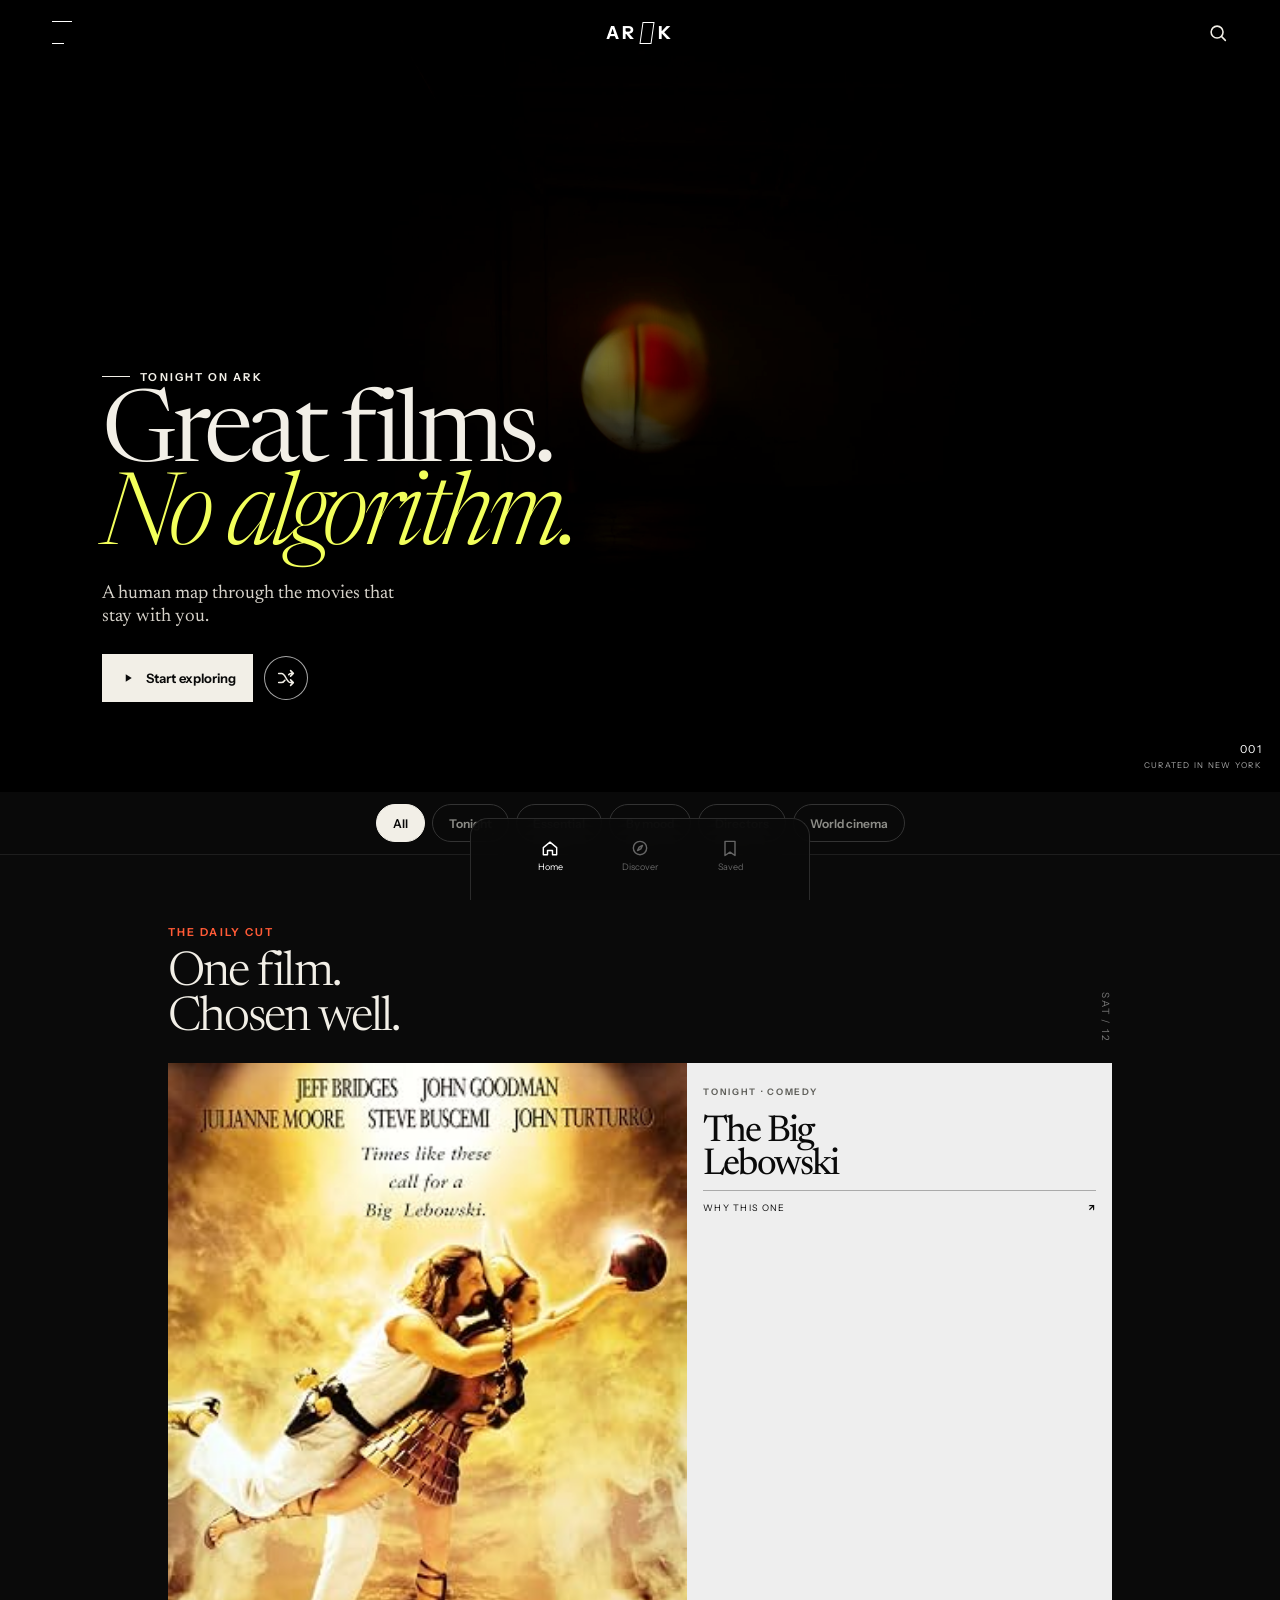
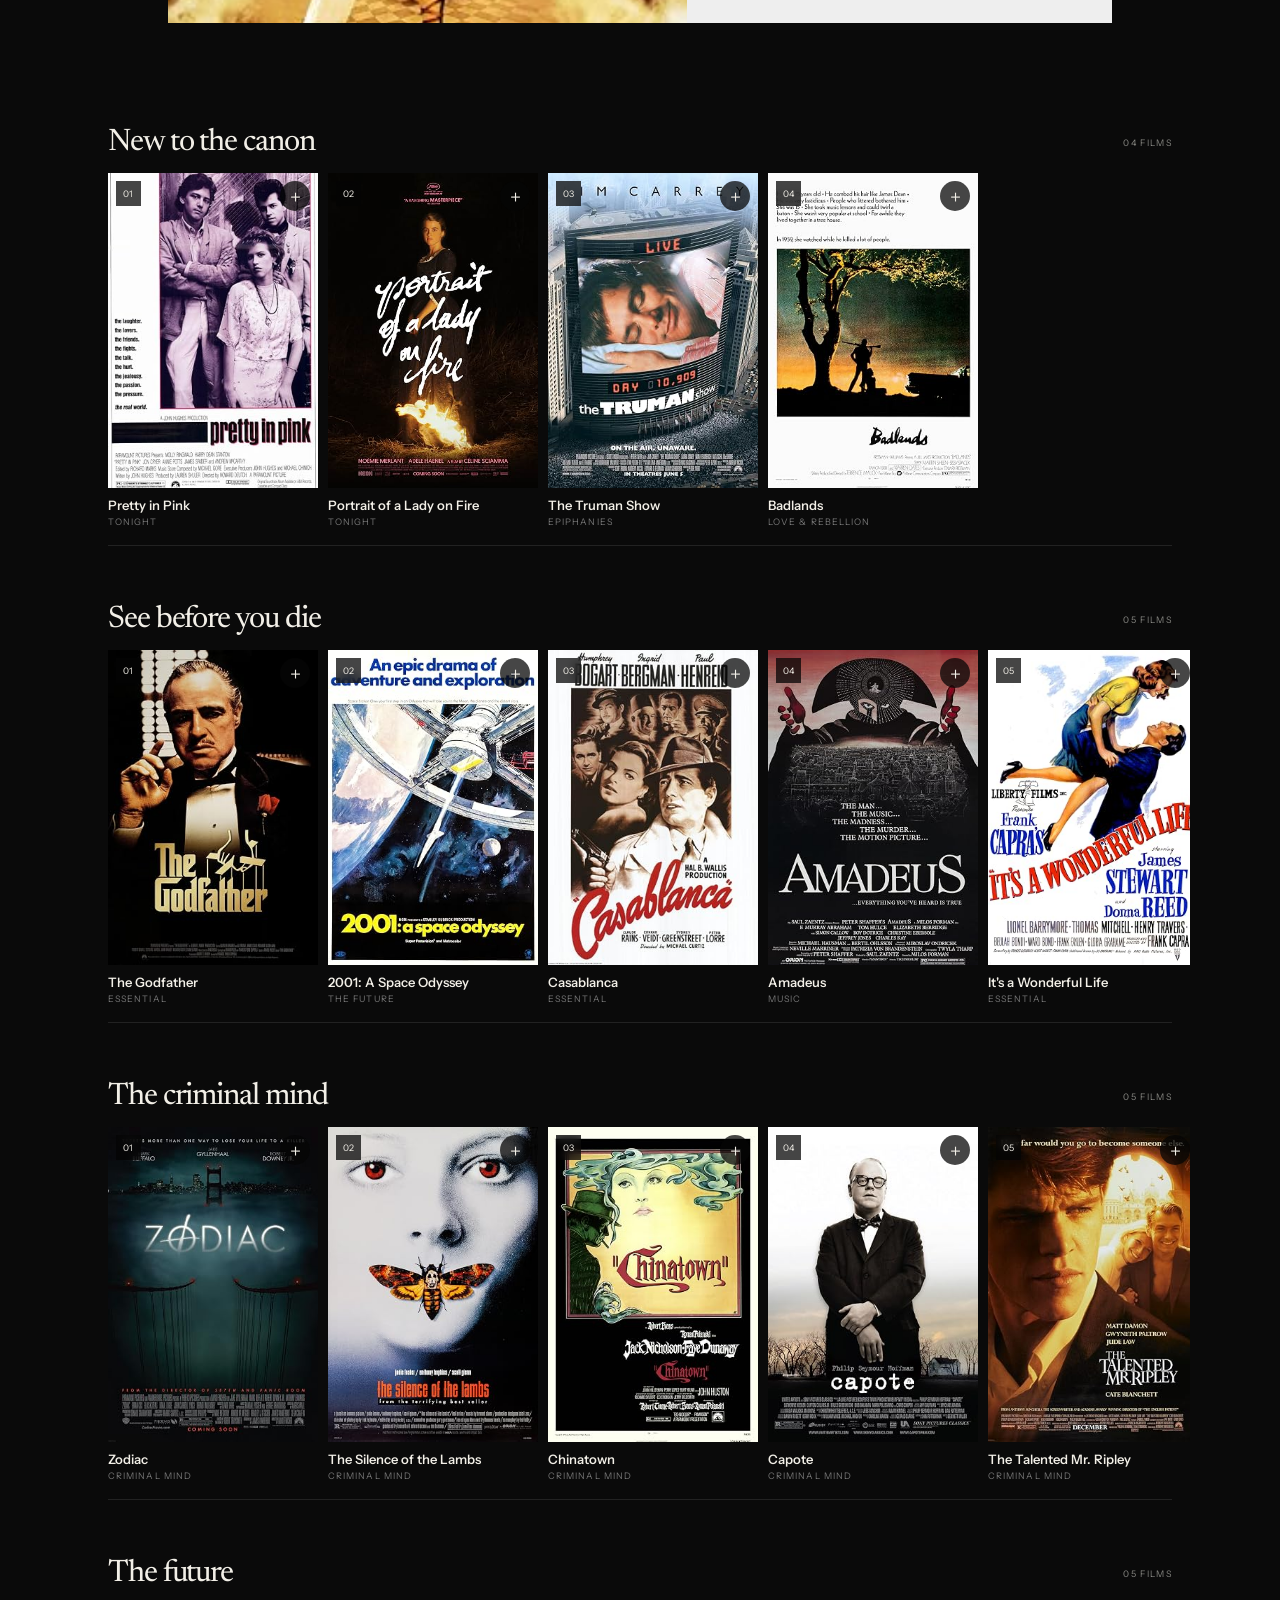
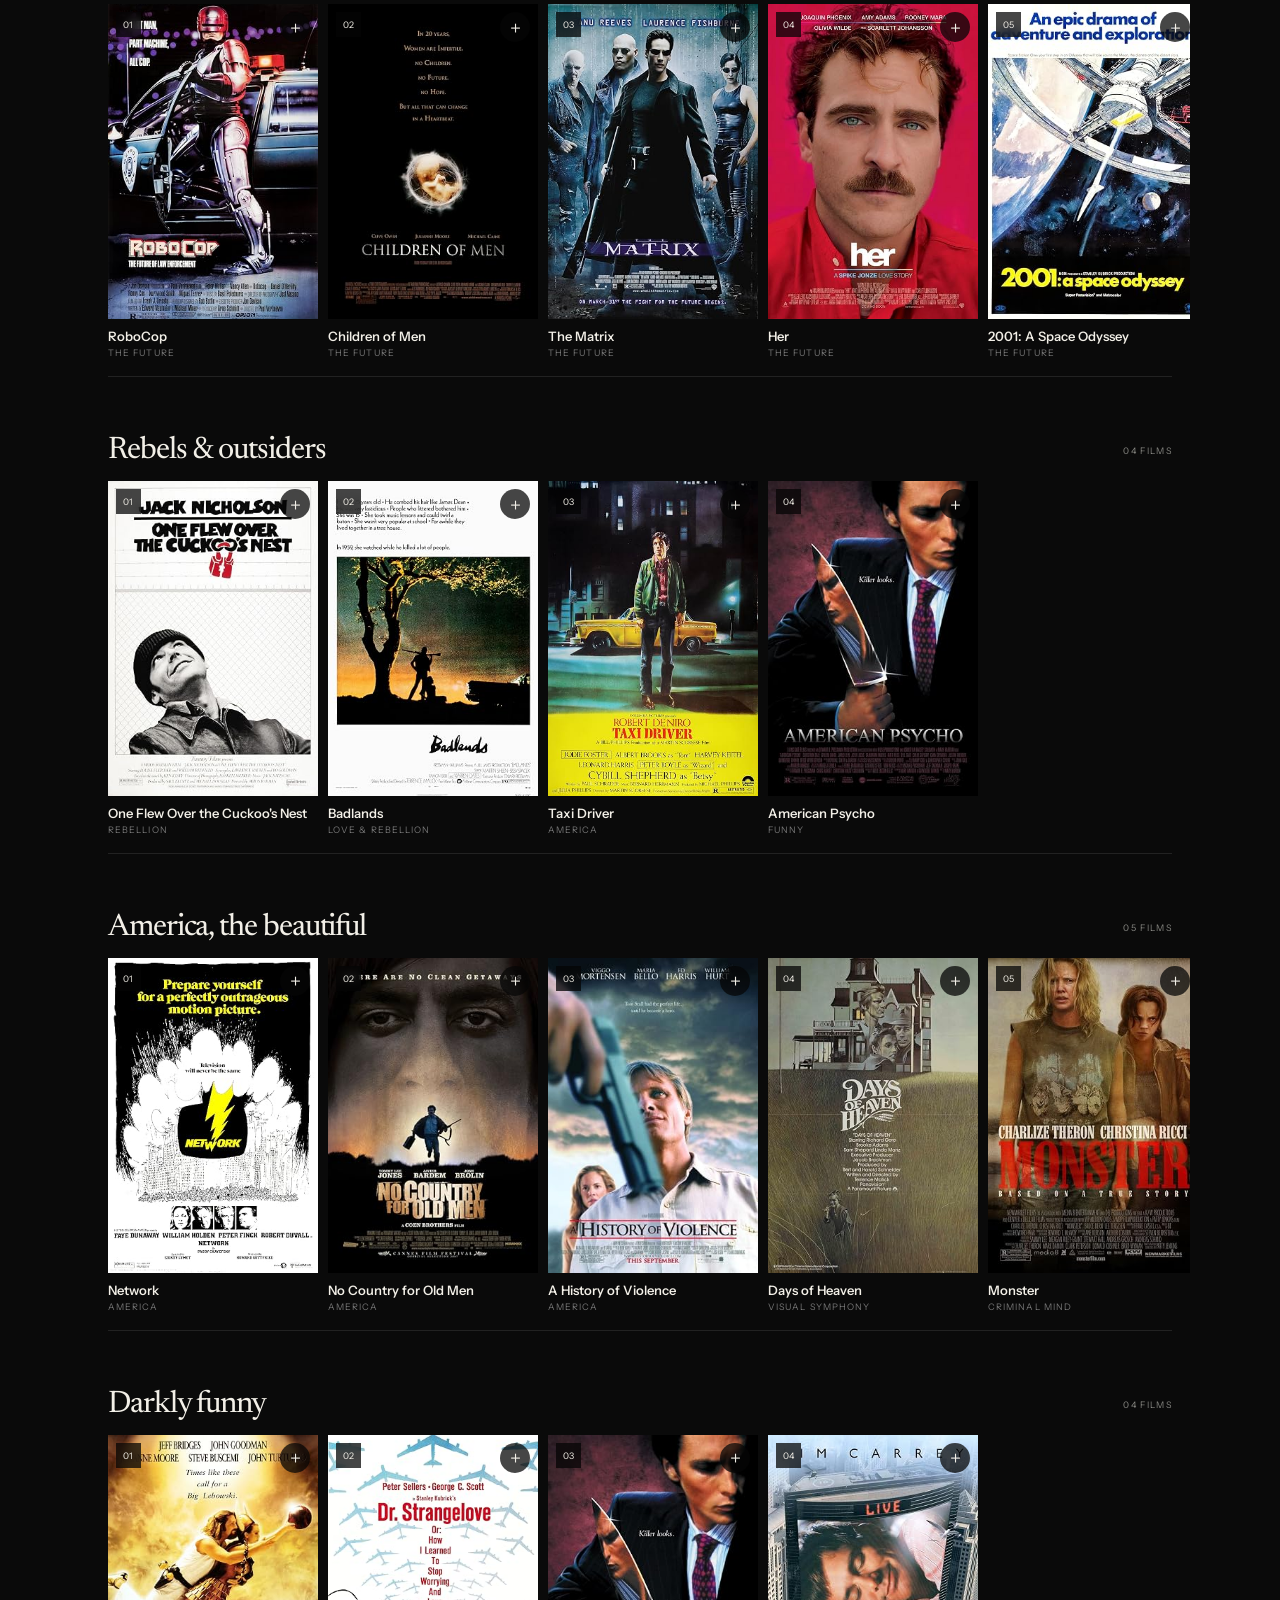
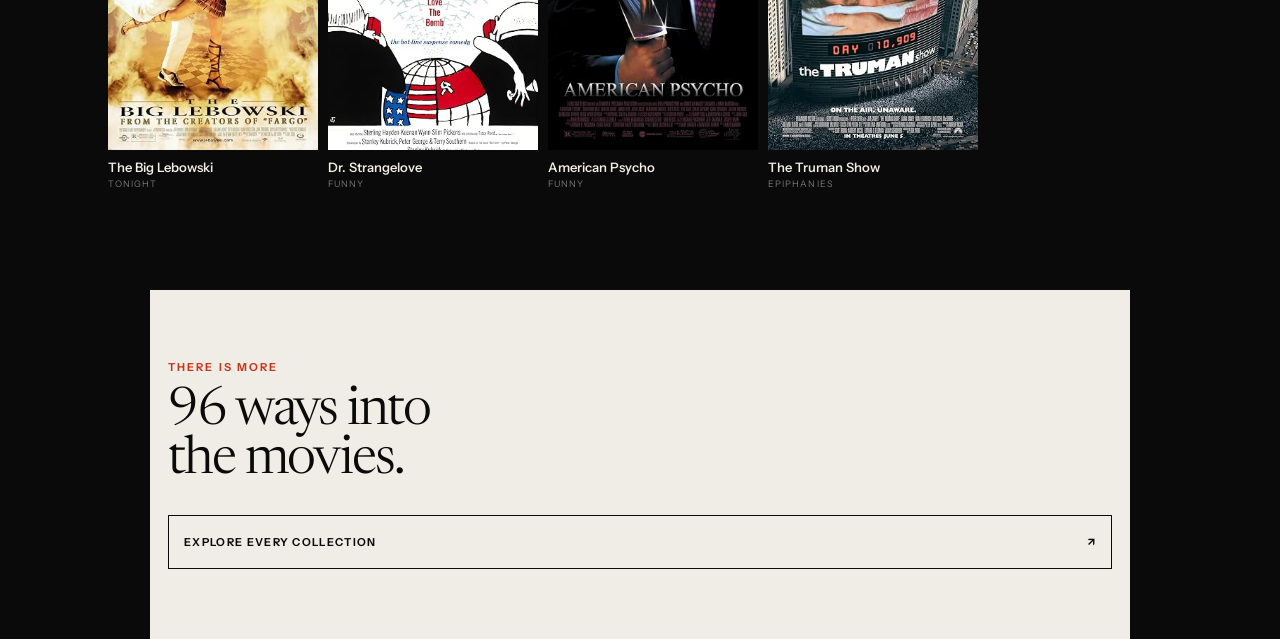
<file: projects/ark-mobile/index.html>
<!doctype html>
<html lang="en">
<head>
  <meta charset="utf-8">
  <meta name="viewport" content="width=device-width, initial-scale=1, viewport-fit=cover">
  <meta name="theme-color" content="#090909">
  <meta name="description" content="ARK — a mobile-first guide to essential cinema.">
  <meta name="apple-mobile-web-app-capable" content="yes">
  <meta name="apple-mobile-web-app-status-bar-style" content="black-translucent">
  <link rel="manifest" href="manifest.webmanifest">
  <link rel="icon" href="assets/icon.svg" type="image/svg+xml">
  <link rel="apple-touch-icon" href="assets/icon-180.png">
  <link rel="preconnect" href="https://fonts.googleapis.com">
  <link rel="preconnect" href="https://fonts.gstatic.com" crossorigin>
  <link href="https://fonts.googleapis.com/css2?family=Instrument+Sans:wdth,wght@75..100,400..700&family=Newsreader:opsz,wght@6..72,300..600&display=swap" rel="stylesheet">
  <title>ARK — Essential Cinema</title>
  <link rel="stylesheet" href="assets/styles.css">
</head>
<body>
  <a class="skip" href="#catalogue">Skip to films</a>
  <header class="topbar" id="topbar">
    <button class="icon-button" id="menuButton" aria-label="Browse collections" aria-controls="collectionDrawer" aria-expanded="false">
      <span></span><span></span>
    </button>
    <a class="wordmark" href="#top" aria-label="ARK home"><span>AR</span><i></i><span>K</span></a>
    <button class="icon-button search-button" id="searchButton" aria-label="Search films">
      <svg viewBox="0 0 24 24" aria-hidden="true"><circle cx="11" cy="11" r="6.5"></circle><path d="m16 16 4 4"></path></svg>
    </button>
  </header>

  <main id="top">
    <section class="hero" aria-labelledby="heroTitle">
      <img class="hero-image" src="assets/hero.webp" alt="Abstract film still in red and gold">
      <div class="hero-shade"></div>
      <div class="hero-copy">
        <p class="eyebrow">Tonight on ARK</p>
        <h1 id="heroTitle">Great films.<br><em>No algorithm.</em></h1>
        <p class="hero-deck">A human map through the movies that stay with you.</p>
        <div class="hero-actions">
          <button class="primary-button" data-open="The Big Lebowski">
            <svg viewBox="0 0 24 24" aria-hidden="true"><path d="m9 7 8 5-8 5Z"></path></svg>
            Start exploring
          </button>
          <button class="round-button" id="diceButton" aria-label="Pick a random film">
            <svg viewBox="0 0 24 24" aria-hidden="true"><path d="M4 7h3c5 0 5 10 10 10h3M17 4l3 3-3 3M4 17h3c1.7 0 2.8-1.1 3.8-2.6M15 8.5c.6-.9 1.2-1.5 2-1.5h3M17 14l3 3-3 3"></path></svg>
          </button>
        </div>
      </div>
      <div class="hero-index" aria-hidden="true"><span>001</span><span>CURATED IN NEW YORK</span></div>
    </section>

    <section class="quick-filter" aria-label="Quick filters">
      <button class="chip is-active" data-filter="all">All</button>
      <button class="chip" data-filter="tonight">Tonight</button>
      <button class="chip" data-filter="essential">Essential</button>
      <button class="chip" data-filter="mood">By mood</button>
      <button class="chip" data-filter="director">Directors</button>
      <button class="chip" data-filter="world">World cinema</button>
    </section>

    <section class="editorial-pick" data-section="tonight">
      <div class="section-heading pick-heading">
        <div><p class="kicker">The daily cut</p><h2>One film.<br>Chosen well.</h2></div>
        <span class="issue">SAT / 12</span>
      </div>
      <button class="feature-card" data-open="The Big Lebowski" aria-label="Open The Big Lebowski">
        <img src="assets/posters/the-big-lebowski.jpg" alt="The Big Lebowski poster">
        <div class="feature-info">
          <p class="micro">TONIGHT · COMEDY</p>
          <h3>The Big<br>Lebowski</h3>
          <span class="feature-link">Why this one <b>↗</b></span>
        </div>
      </button>
    </section>

    <div id="catalogue" class="catalogue"></div>

    <section class="all-collections" data-section="discover">
      <p class="kicker">There is more</p>
      <h2>96 ways into<br>the movies.</h2>
      <button class="outline-button" id="allCollectionsButton">Explore every collection <span>↗</span></button>
    </section>
  </main>

  <nav class="bottom-nav" aria-label="Primary navigation">
    <button class="nav-item is-active" data-view="home"><svg viewBox="0 0 24 24" aria-hidden="true"><path d="M4 11.5 12 5l8 6.5V20h-5v-5H9v5H4Z"></path></svg><span>Home</span></button>
    <button class="nav-item" data-view="discover"><svg viewBox="0 0 24 24" aria-hidden="true"><circle cx="12" cy="12" r="8"></circle><path d="m15 9-2 4-4 2 2-4Z"></path></svg><span>Discover</span></button>
    <button class="nav-item" data-view="saved"><svg viewBox="0 0 24 24" aria-hidden="true"><path d="M6 4h12v17l-6-4-6 4Z"></path></svg><span>Saved</span></button>
  </nav>

  <div class="overlay" id="overlay" hidden></div>

  <aside class="drawer" id="collectionDrawer" aria-label="Collections" aria-hidden="true">
    <div class="drawer-head"><span>Browse ARK</span><button class="close-button" data-close aria-label="Close collections">×</button></div>
    <div class="drawer-links">
      <button data-drawer-view="home"><b>01</b>Movies</button>
      <button data-drawer-view="discover"><b>02</b>Collections</button>
      <button data-drawer-view="saved"><b>03</b>Saved</button>
    </div>
    <p class="drawer-note">A personal canon of essential movies, arranged by feeling—not by formula.</p>
  </aside>

  <section class="search-panel" id="searchPanel" aria-label="Search" aria-hidden="true">
    <div class="search-head">
      <label for="searchInput">Find a film</label>
      <button class="close-button" data-close aria-label="Close search">×</button>
    </div>
    <div class="search-field"><svg viewBox="0 0 24 24" aria-hidden="true"><circle cx="11" cy="11" r="6.5"></circle><path d="m16 16 4 4"></path></svg><input id="searchInput" type="search" autocomplete="off" placeholder="Title, mood, collection…"></div>
    <div id="searchResults" class="search-results"><p>Try “future”, “criminal” or “love”.</p></div>
  </section>

  <section class="sheet" id="filmSheet" aria-label="Film details" aria-hidden="true">
    <button class="sheet-close" data-close aria-label="Close film details">×</button>
    <div id="sheetContent"></div>
  </section>

  <section class="sheet collection-sheet" id="collectionSheet" aria-label="All collections" aria-hidden="true">
    <button class="sheet-close" data-close aria-label="Close collections">×</button>
    <p class="kicker">The full index</p>
    <h2>Every way in.</h2>
    <div class="collection-cloud" id="collectionCloud"></div>
  </section>

  <div class="toast" id="toast" role="status" aria-live="polite"></div>
  <script src="assets/app.js"></script>
</body>
</html>
</file>
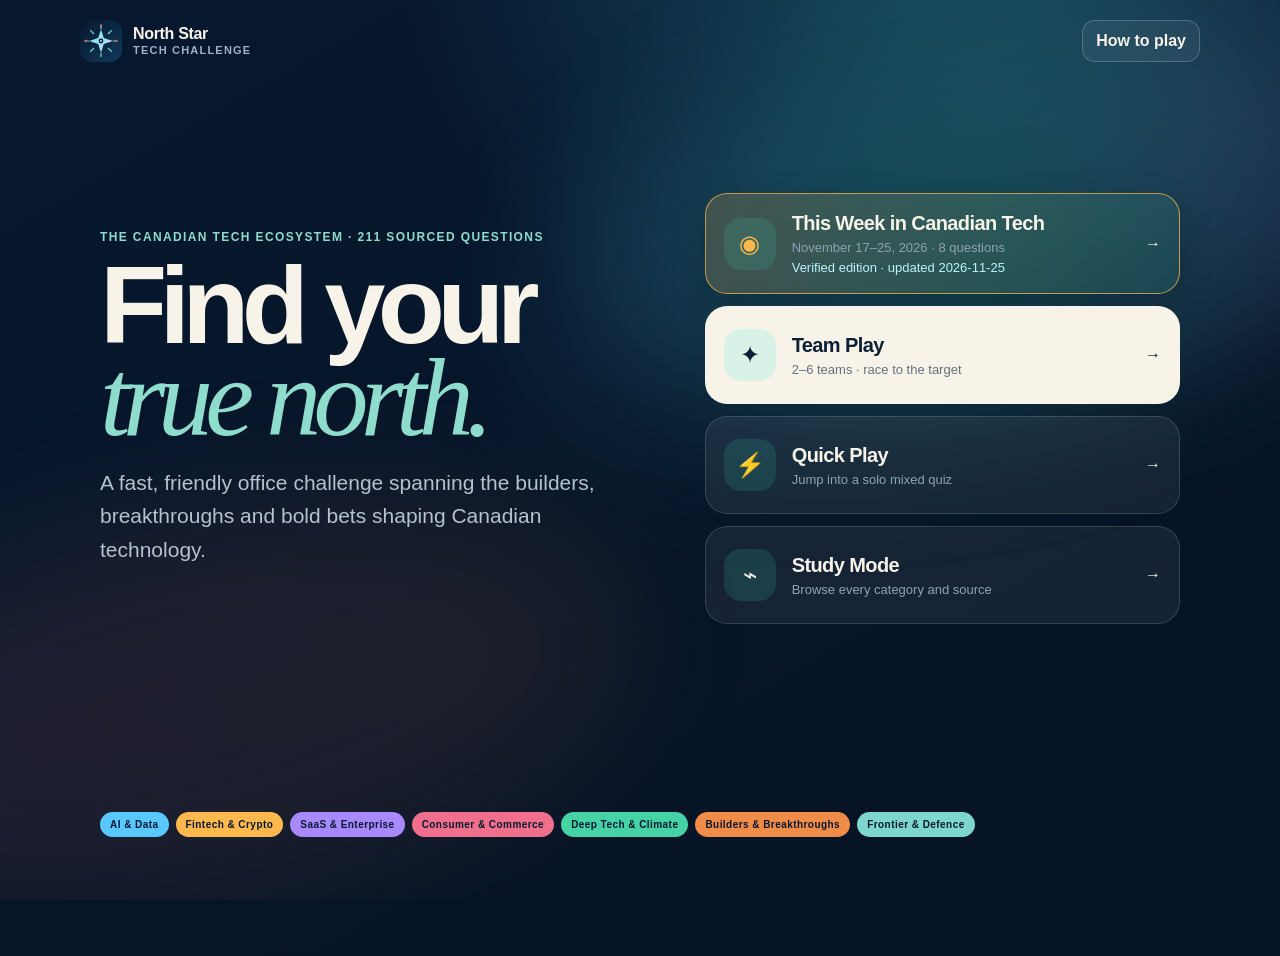
<file: projects/canadian-tech-challenge/index.html>
<!doctype html>
<html lang="en-CA">
<head>
  <meta charset="utf-8">
  <meta name="viewport" content="width=device-width,initial-scale=1,viewport-fit=cover">
  <title>North Star Tech Challenge — Canadian Tech Trivia</title>
  <meta name="description" content="Canadian technology trivia with 211 evergreen questions and a separate eight-question weekly news edition.">
  <meta name="theme-color" content="#07182f">
  <link rel="canonical" href="https://herby9000.github.io/herbyprojects/projects/canadian-tech-challenge/">
  <link rel="manifest" href="manifest.webmanifest">
  <link rel="icon" href="assets/icon.svg" type="image/svg+xml">
  <link rel="apple-touch-icon" href="assets/icon-180.png">
  <meta property="og:title" content="North Star Tech Challenge">
  <meta property="og:description" content="Play 211 sourced evergreen questions plus This Week in Canadian Tech, a rotating eight-question news edition.">
  <meta property="og:type" content="website">
  <meta property="og:url" content="https://herby9000.github.io/herbyprojects/projects/canadian-tech-challenge/">
  <meta property="og:image" content="https://herby9000.github.io/herbyprojects/projects/canadian-tech-challenge/assets/icon-512.png">
  <link rel="stylesheet" href="assets/styles.css">
  <script src="assets/core.js" defer></script>
  <script src="assets/app.js" defer></script>
</head>
<body>
  <div class="aurora" aria-hidden="true"></div>
  <header class="topbar">
    <a class="brand" href="./" aria-label="North Star Tech Challenge home"><img src="assets/icon.svg" alt="" width="42" height="42"><span>North Star<br><small>Tech Challenge</small></span></a>
    <button class="ghost compact" id="about-open" type="button">How to play</button>
  </header>

  <main id="app" class="shell">
    <section id="home-screen" class="screen home-screen" aria-labelledby="home-title">
      <div class="hero-copy">
        <p class="eyebrow">The Canadian tech ecosystem · 211 sourced questions</p>
        <h1 id="home-title">Find your<br><em>true north.</em></h1>
        <p class="lede">A fast, friendly office challenge spanning the builders, breakthroughs and bold bets shaping Canadian technology.</p>
      </div>
      <div class="mode-grid">
        <button class="mode-card weekly-card" id="weekly-start" type="button" data-action="weekly" disabled><span class="mode-icon">◉</span><span><strong>This Week in Canadian Tech</strong><small id="weekly-edition">Loading the latest verified edition…</small><small id="weekly-status" class="weekly-status"></small></span><span aria-hidden="true">→</span></button>
        <button class="mode-card team-card" type="button" data-action="setup-team"><span class="mode-icon">✦</span><span><strong>Team Play</strong><small>2–6 teams · race to the target</small></span><span aria-hidden="true">→</span></button>
        <button class="mode-card" type="button" data-action="quick"><span class="mode-icon">⚡</span><span><strong>Quick Play</strong><small>Jump into a solo mixed quiz</small></span><span aria-hidden="true">→</span></button>
        <button class="mode-card" type="button" data-action="study"><span class="mode-icon">⌁</span><span><strong>Study Mode</strong><small>Browse every category and source</small></span><span aria-hidden="true">→</span></button>
      </div>
      <button id="resume-button" class="resume hidden" type="button">Resume saved game <span aria-hidden="true">→</span></button>
      <div class="category-ribbon" aria-label="Seven game categories"><span class="cat-ai">AI & Data</span><span class="cat-fin">Fintech & Crypto</span><span class="cat-saas">SaaS & Enterprise</span><span class="cat-consumer">Consumer & Commerce</span><span class="cat-deep">Deep Tech & Climate</span><span class="cat-builders">Builders & Breakthroughs</span><span class="cat-frontier">Frontier & Defence</span></div>
    </section>

    <section id="setup-screen" class="screen hidden" aria-labelledby="setup-title">
      <button class="back-link" type="button" data-action="home">← Back</button>
      <div class="panel setup-panel">
        <p class="eyebrow">Pass-and-play</p><h2 id="setup-title">Build your teams</h2>
        <form id="team-form">
          <div id="team-fields" class="team-fields"></div>
          <button class="ghost" id="add-team" type="button">+ Add a team</button>
          <div class="settings-grid">
            <label>Winning score<select id="target-score"><option>3</option><option selected>5</option><option>7</option><option>10</option></select></label>
            <label>Question timer<select id="timer-setting"><option value="0">Off</option><option value="30">30 seconds</option><option value="45" selected>45 seconds</option><option value="60">60 seconds</option></select></label>
          </div>
          <button class="primary wide" type="submit">Start the challenge</button>
        </form>
      </div>
    </section>

    <section id="category-screen" class="screen hidden" aria-labelledby="category-title">
      <div class="game-top"><div><span id="round-label" class="kicker">Round 1</span><h2 id="category-title">Choose a category</h2><p id="turn-label" class="turn-label"></p></div><button class="ghost compact" type="button" data-action="quit">End game</button></div>
      <div id="scoreboard" class="scoreboard" aria-label="Scores"></div>
      <div id="category-grid" class="category-grid"></div>
    </section>

    <section id="question-screen" class="screen hidden" aria-labelledby="question-text">
      <div class="question-top"><div><span id="question-category" class="category-chip"></span><span id="question-progress" class="kicker"></span></div><div id="timer" class="timer" role="timer" aria-live="off"></div></div>
      <article class="question-card">
        <div class="question-meta"><span id="company-label"></span><span id="difficulty-label"></span></div>
        <h2 id="question-text"></h2>
        <div id="answers" class="answers" role="radiogroup" aria-label="Answer choices"></div>
        <button id="submit-answer" class="primary wide" type="button" disabled>Lock in answer</button>
        <div id="result" class="result hidden" role="status" aria-live="polite"></div>
      </article>
    </section>

    <section id="winner-screen" class="screen hidden winner-screen" aria-labelledby="winner-title">
      <div class="starburst" aria-hidden="true">✦</div><p class="eyebrow">Challenge complete</p><h1 id="winner-title"></h1><p id="winner-copy" class="lede"></p><div id="final-scores" class="final-scores"></div>
      <div class="button-row"><button class="primary" type="button" data-action="rematch">Rematch</button><button class="ghost" type="button" data-action="home">Main menu</button></div>
    </section>

    <section id="study-screen" class="screen hidden" aria-labelledby="study-title">
      <div class="game-top"><div><p class="eyebrow">Learn at your pace</p><h2 id="study-title">Study the ecosystem</h2></div><button class="ghost compact" type="button" data-action="home">Done</button></div>
      <div id="study-filters" class="filter-row" aria-label="Filter study questions"></div>
      <p id="study-count" class="study-count" aria-live="polite"></p>
      <div id="study-list" class="study-list"></div>
    </section>
  </main>

  <noscript><main class="shell nojs"><article class="panel"><h1>North Star needs JavaScript to keep score.</h1><p>You can still sample the challenge:</p><h2>Which Canadian company builds photonic quantum computers?</h2><ol><li>Xanadu</li><li>Clio</li><li>Hopper</li><li>Wealthsimple</li></ol><p><strong>Answer: Xanadu.</strong> The Toronto company uses photons—particles of light—to process quantum information.</p><p><a href="https://www.xanadu.ai/about">Source: Xanadu — About</a></p></article></main></noscript>

  <dialog id="about-dialog"><button class="dialog-close" type="button" aria-label="Close">×</button><img src="assets/icon.svg" alt="" width="64" height="64"><h2>How to play</h2><h3>This Week in Canadian Tech</h3><p>Take a separate eight-question tour of the latest verified news edition. Questions do not repeat before completion and never enter the evergreen decks.</p><h3>Team Play</h3><p>Name 2–6 teams, choose a winning score and optional timer. On your turn, pick a category (or go random), select one answer, then lock it in. The device passes to the next team after each reveal.</p><h3>Quick Play</h3><p>Start immediately with a never-repeating, seeded mix. No score pressure—just keep exploring.</p><h3>Study Mode</h3><p>Filter all 211 cards by category. Reveal each answer, explanation and direct source when you are ready.</p><p class="fine-print">Company facts change. The linked source and as-of date govern each card. This original learning game is not affiliated with the companies featured.</p></dialog>
  <div id="live-region" class="sr-only" aria-live="polite"></div>
</body>
</html>
</file>
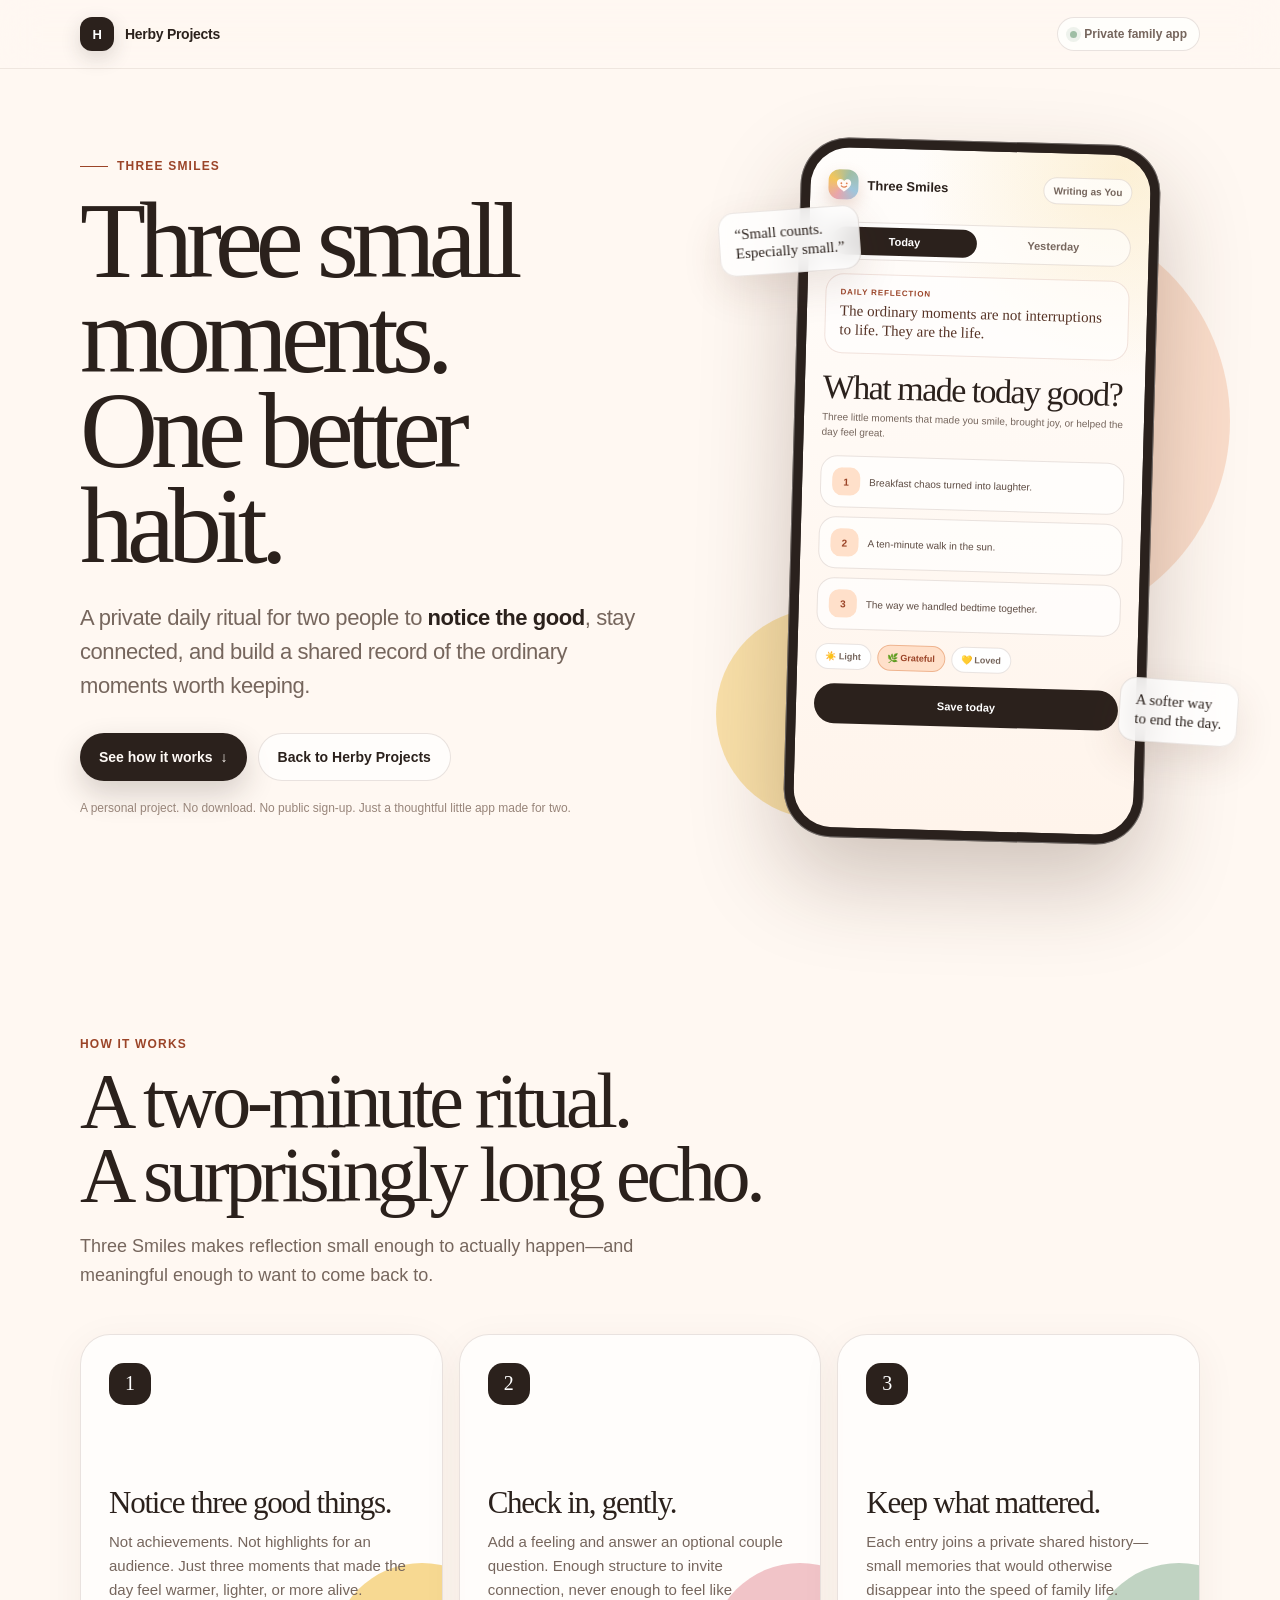
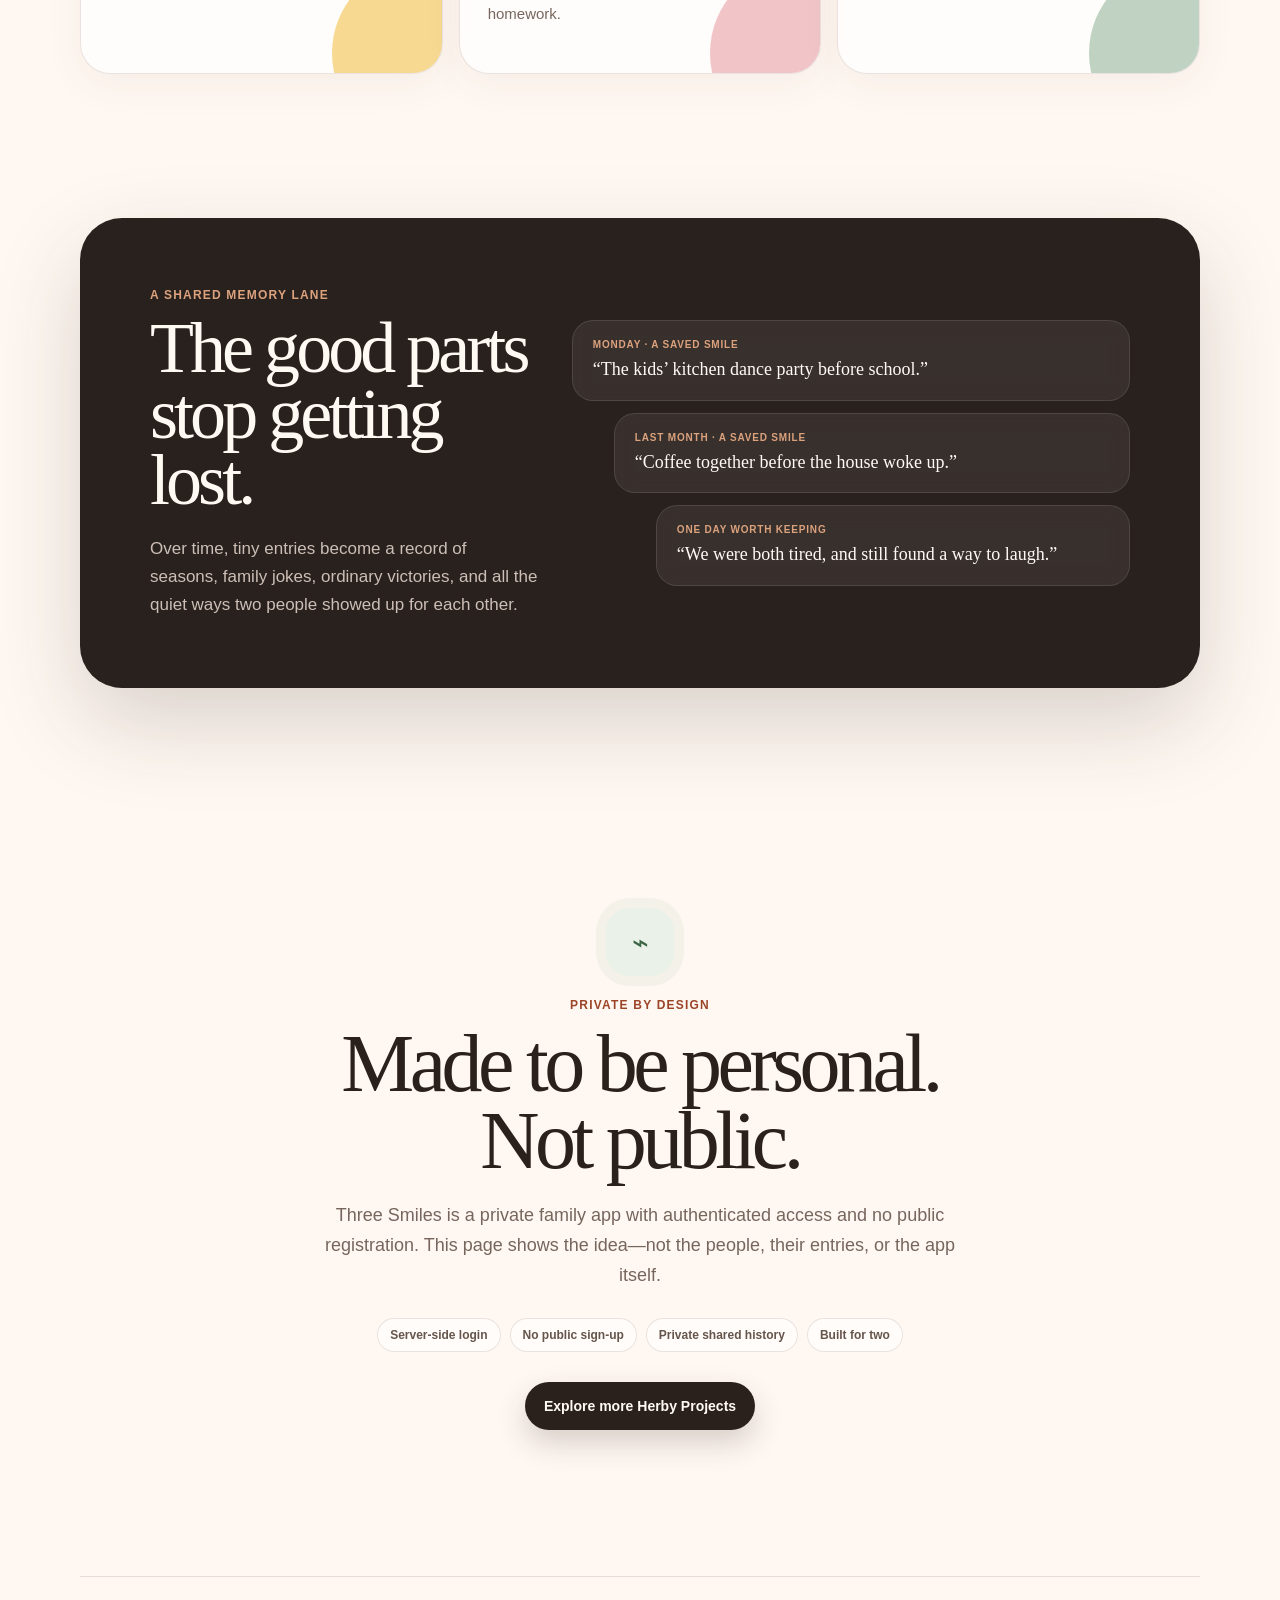
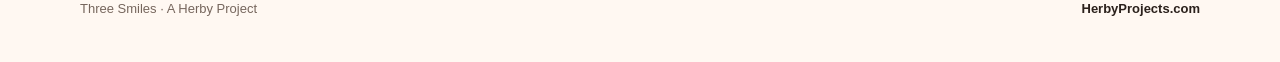
<file: projects/three-smiles/index.html>
<!doctype html>
<html lang="en" data-page="three-smiles-showcase">
<head>
  <meta charset="utf-8" />
  <meta name="viewport" content="width=device-width, initial-scale=1, viewport-fit=cover" />
  <title>Three Smiles — A small daily ritual for two</title>
  <meta name="description" content="Three Smiles is a private daily ritual for two people to notice the good, stay connected, and build a shared memory lane." />
  <meta name="theme-color" content="#fff8f2" />
  <meta property="og:title" content="Three Smiles" />
  <meta property="og:description" content="Three small moments. One better habit. A private daily ritual for two." />
  <meta property="og:type" content="website" />
  <link rel="icon" href="/assets/icon.svg" type="image/svg+xml" />
  <style>
    :root {
      --ink:#2b211c;
      --muted:#76665d;
      --paper:#fffdfb;
      --cream:#fff8f2;
      --peach:#f7cdb4;
      --coral:#db7447;
      --coral-dark:#9b4428;
      --honey:#f3c65b;
      --rose:#eaa6ae;
      --sage:#9fbea5;
      --sky:#9fc6dc;
      --line:rgba(83,52,35,.13);
      --shadow:0 24px 70px rgba(87,51,30,.14);
      --sans:ui-rounded,"SF Pro Rounded","SF Pro Display",-apple-system,BlinkMacSystemFont,"Segoe UI",sans-serif;
      --serif:Iowan Old Style,"Palatino Linotype",Palatino,Georgia,serif;
    }
    *{box-sizing:border-box}
    html{scroll-behavior:smooth;background:var(--cream)}
    body{margin:0;color:var(--ink);background:var(--cream);font-family:var(--sans);-webkit-font-smoothing:antialiased;overflow-x:hidden}
    a{color:inherit}
    button,a{-webkit-tap-highlight-color:transparent}
    .ambient{position:fixed;inset:0;pointer-events:none;z-index:-1;background:radial-gradient(circle at 12% 4%,rgba(243,198,91,.28),transparent 28rem),radial-gradient(circle at 86% 9%,rgba(234,166,174,.26),transparent 30rem),radial-gradient(circle at 54% 88%,rgba(159,198,220,.17),transparent 34rem)}
    .wrap{width:min(1120px,calc(100% - 36px));margin:0 auto}
    .site-nav{position:sticky;top:0;z-index:30;border-bottom:1px solid rgba(83,52,35,.09);background:rgba(255,248,242,.78);backdrop-filter:saturate(160%) blur(20px)}
    .nav-inner{min-height:68px;display:flex;align-items:center;justify-content:space-between;gap:18px}
    .brand{display:inline-flex;align-items:center;gap:11px;color:var(--ink);text-decoration:none;font-size:14px;font-weight:780;letter-spacing:-.02em}
    .brand-mark{width:34px;height:34px;border-radius:12px;display:grid;place-items:center;background:var(--ink);color:white;font-size:13px;box-shadow:0 7px 20px rgba(43,33,28,.16)}
    .private-chip{display:inline-flex;align-items:center;gap:7px;min-height:34px;padding:0 12px;border:1px solid var(--line);border-radius:999px;background:rgba(255,255,255,.7);color:var(--muted);font-size:12px;font-weight:720}
    .lock-dot{width:7px;height:7px;border-radius:50%;background:var(--sage);box-shadow:0 0 0 4px rgba(159,190,165,.18)}
    .hero{min-height:calc(100vh - 68px);display:grid;grid-template-columns:minmax(0,.96fr) minmax(390px,.78fr);align-items:center;gap:clamp(38px,8vw,104px);padding:72px 0 86px}
    .eyebrow{display:inline-flex;align-items:center;gap:9px;margin-bottom:20px;color:var(--coral-dark);font-size:12px;font-weight:850;letter-spacing:.1em;text-transform:uppercase}
    .eyebrow:before{content:"";width:28px;height:1px;background:currentColor}
    h1{margin:0;font-family:var(--serif);font-size:clamp(58px,8.5vw,108px);font-weight:500;line-height:.88;letter-spacing:-.065em;max-width:720px}
    .hero-copy .lede{max-width:610px;margin:28px 0 0;color:var(--muted);font-size:clamp(18px,2vw,22px);line-height:1.55;letter-spacing:-.02em}
    .hero-copy strong{color:var(--ink)}
    .actions{display:flex;flex-wrap:wrap;gap:11px;margin-top:30px}
    .btn{min-height:48px;padding:0 19px;border-radius:999px;display:inline-flex;align-items:center;justify-content:center;gap:8px;text-decoration:none;font-size:14px;font-weight:780;transition:transform .2s ease,box-shadow .2s ease,background .2s ease}
    .btn:hover{transform:translateY(-2px)}
    .btn.primary{background:var(--ink);color:#fffaf6;box-shadow:0 13px 30px rgba(43,33,28,.19)}
    .btn.secondary{border:1px solid var(--line);background:rgba(255,255,255,.68);color:var(--ink)}
    .microcopy{margin-top:18px;color:#98857a;font-size:12px;line-height:1.5}
    .phone-stage{position:relative;display:grid;place-items:center;min-height:650px}
    .orbit{position:absolute;border-radius:50%;filter:blur(.2px)}
    .orbit.one{width:420px;height:420px;background:rgba(247,205,180,.62);top:70px;right:-30px}
    .orbit.two{width:210px;height:210px;background:rgba(243,198,91,.48);bottom:22px;left:-28px}
    .float-note{position:absolute;z-index:3;padding:12px 15px;border:1px solid rgba(83,52,35,.11);border-radius:16px;background:rgba(255,255,255,.82);backdrop-filter:blur(14px);box-shadow:0 15px 40px rgba(87,51,30,.12);font-family:var(--serif);font-size:15px;line-height:1.25;animation:drift 5s ease-in-out infinite}
    .float-note.top{top:68px;left:-25px;transform:rotate(-4deg)}
    .float-note.bottom{right:-38px;bottom:98px;transform:rotate(4deg);animation-delay:-2.4s}
    @keyframes drift{50%{translate:0 -8px}}
    .phone{position:relative;z-index:2;width:min(100%,360px);padding:10px;border-radius:48px;background:#2a211d;box-shadow:0 40px 90px rgba(67,39,24,.25),0 0 0 1px rgba(255,255,255,.32) inset;transform:rotate(1.6deg)}
    .screen{min-height:680px;padding:22px 18px 24px;border-radius:39px;overflow:hidden;background:radial-gradient(circle at 92% 2%,rgba(243,198,91,.23),transparent 13rem),linear-gradient(180deg,#fffdfb,#fff4eb)}
    .phone-top{display:flex;align-items:center;justify-content:space-between;gap:10px}
    .app-brand{display:flex;align-items:center;gap:9px;font-weight:850;font-size:13px}
    .app-icon{width:30px;height:30px;border-radius:11px;display:grid;place-items:center;background:conic-gradient(from 210deg,var(--rose),var(--honey),var(--sage),var(--sky),var(--rose));box-shadow:0 7px 16px rgba(164,92,57,.2)}
    .app-icon svg{width:19px;height:19px}
    .avatar{font-size:10px;font-weight:780;color:var(--muted);padding:7px 9px;border:1px solid var(--line);border-radius:999px;background:rgba(255,255,255,.72)}
    .day-toggle{display:grid;grid-template-columns:1fr 1fr;gap:4px;margin:22px 0 12px;padding:4px;border:1px solid var(--line);border-radius:999px;background:rgba(255,255,255,.6)}
    .day-toggle span{padding:8px;text-align:center;border-radius:999px;color:var(--muted);font-size:11px;font-weight:800}
    .day-toggle .active{background:var(--ink);color:white}
    .reflection{margin:14px 0 16px;padding:13px 14px;border:1px solid rgba(155,68,40,.14);border-radius:18px;background:rgba(255,255,255,.6)}
    .reflection small{display:block;margin-bottom:5px;color:var(--coral-dark);font-size:8px;font-weight:900;letter-spacing:.11em;text-transform:uppercase}
    .reflection p{margin:0;font-family:var(--serif);font-size:15px;line-height:1.25;color:#563326}
    .screen h2{margin:18px 0 8px;font-family:var(--serif);font-size:34px;line-height:.94;letter-spacing:-.045em;font-weight:500}
    .screen .sub{margin:0 0 16px;color:var(--muted);font-size:10px;line-height:1.45}
    .smile-field{display:grid;grid-template-columns:28px 1fr;align-items:center;gap:9px;margin-top:9px;padding:11px;border:1px solid var(--line);border-radius:17px;background:rgba(255,255,255,.64)}
    .num{width:28px;height:28px;border-radius:10px;display:grid;place-items:center;background:#ffe0ca;color:var(--coral-dark);font-size:10px;font-weight:900}
    .sample{color:#5e4c43;font-size:10px;line-height:1.35}
    .moods{display:flex;gap:6px;flex-wrap:wrap;margin:14px 0}
    .mood{padding:7px 9px;border:1px solid var(--line);border-radius:999px;background:white;color:var(--muted);font-size:9px;font-weight:750}
    .mood.active{background:#ffe0ca;color:var(--coral-dark);border-color:#efb48f}
    .save{width:100%;min-height:40px;border:0;border-radius:999px;background:var(--ink);color:white;font-weight:850;font-size:11px}
    .section{padding:110px 0}
    .section-intro{max-width:760px;margin-bottom:44px}
    .kicker{margin-bottom:13px;color:var(--coral-dark);font-size:12px;font-weight:850;letter-spacing:.1em;text-transform:uppercase}
    h3.section-title{margin:0;font-family:var(--serif);font-size:clamp(45px,7vw,78px);font-weight:500;line-height:.95;letter-spacing:-.055em}
    .section-intro p{max-width:620px;margin:20px 0 0;color:var(--muted);font-size:18px;line-height:1.6}
    .ritual-grid{display:grid;grid-template-columns:repeat(3,1fr);gap:16px}
    .ritual-card{position:relative;min-height:340px;padding:28px;border:1px solid var(--line);border-radius:30px;background:rgba(255,255,255,.68);overflow:hidden;box-shadow:0 10px 40px rgba(87,51,30,.06);transition:transform .25s ease,box-shadow .25s ease}
    .ritual-card:hover{transform:translateY(-5px);box-shadow:var(--shadow)}
    .ritual-card:after{content:"";position:absolute;width:180px;height:180px;border-radius:50%;right:-70px;bottom:-70px;background:var(--card-accent);opacity:.65}
    .step-no{display:grid;place-items:center;width:42px;height:42px;border-radius:15px;background:var(--ink);color:white;font-family:var(--serif);font-size:20px}
    .ritual-card h4{margin:82px 0 12px;font-family:var(--serif);font-size:31px;font-weight:500;line-height:1;letter-spacing:-.04em}
    .ritual-card p{position:relative;z-index:1;margin:0;color:var(--muted);font-size:15px;line-height:1.6}
    .memory-section{padding:34px 0 120px}
    .memory-shell{display:grid;grid-template-columns:.82fr 1.18fr;gap:34px;align-items:center;padding:clamp(30px,6vw,70px);border-radius:42px;background:#29211d;color:#fff9f4;overflow:hidden;box-shadow:0 35px 90px rgba(43,33,28,.18)}
    .memory-shell h3{margin:0;font-family:var(--serif);font-size:clamp(44px,6vw,72px);font-weight:500;line-height:.92;letter-spacing:-.055em}
    .memory-shell .copy{margin:22px 0 0;color:#cdbfb7;font-size:17px;line-height:1.62}
    .timeline{display:grid;gap:12px}
    .memory{padding:18px 20px;border:1px solid rgba(255,255,255,.11);border-radius:21px;background:rgba(255,255,255,.07);backdrop-filter:blur(10px)}
    .memory:nth-child(2){margin-left:42px}.memory:nth-child(3){margin-left:84px}
    .memory .date{color:#dca27e;font-size:10px;font-weight:850;letter-spacing:.08em;text-transform:uppercase}
    .memory p{margin:8px 0 0;font-family:var(--serif);font-size:18px;line-height:1.3;color:#fffaf7}
    .privacy{padding:100px 0 120px;text-align:center}
    .privacy-mark{width:68px;height:68px;margin:0 auto 22px;border-radius:24px;display:grid;place-items:center;background:#e9f1e8;color:#3c6545;font-size:28px;box-shadow:0 0 0 10px rgba(159,190,165,.13)}
    .privacy h3{margin:0;font-family:var(--serif);font-size:clamp(48px,7vw,82px);font-weight:500;line-height:.94;letter-spacing:-.055em}
    .privacy p{max-width:660px;margin:22px auto 0;color:var(--muted);font-size:18px;line-height:1.65}
    .privacy-points{display:flex;justify-content:center;flex-wrap:wrap;gap:9px;margin-top:28px}
    .privacy-points span{padding:9px 12px;border:1px solid var(--line);border-radius:999px;background:rgba(255,255,255,.62);color:#66554b;font-size:12px;font-weight:720}
    footer{padding:26px 0 46px;color:var(--muted);font-size:13px}
    footer .wrap{padding-top:24px;border-top:1px solid var(--line);display:flex;justify-content:space-between;gap:16px;flex-wrap:wrap}
    footer a{text-decoration:none;font-weight:750;color:var(--ink)}
    @media(max-width:900px){.hero{grid-template-columns:1fr;min-height:auto;padding-top:70px}.hero-copy{text-align:center}.hero-copy .lede{margin-left:auto;margin-right:auto}.eyebrow{justify-content:center}.actions{justify-content:center}.phone-stage{min-height:670px}.ritual-grid{grid-template-columns:1fr}.ritual-card{min-height:280px}.ritual-card h4{margin-top:56px}.memory-shell{grid-template-columns:1fr}.memory:nth-child(2),.memory:nth-child(3){margin-left:0}}
    @media(max-width:520px){.wrap{width:min(100% - 28px,1120px)}.private-chip{font-size:0;padding:0;width:34px;justify-content:center}.private-chip .lock-dot{margin:0}.hero{padding-top:54px}.hero-copy{text-align:left}.eyebrow{justify-content:flex-start}.actions{justify-content:flex-start}.phone-stage{min-height:615px;margin-top:10px}.phone{width:320px}.screen{min-height:610px;padding:18px 15px}.float-note{font-size:12px}.float-note.top{left:-3px;top:45px}.float-note.bottom{right:-4px;bottom:45px}.orbit.one{width:340px;height:340px;right:-45px}.screen h2{font-size:30px}.section{padding:82px 0}.memory-section{padding-bottom:90px}.memory-shell{padding:30px 22px;border-radius:30px}.privacy{padding:80px 0 94px}}
    @media(prefers-reduced-motion:reduce){*{animation:none!important;scroll-behavior:auto!important;transition:none!important}}
  </style>
</head>
<body>
  <div class="ambient" aria-hidden="true"></div>
  <header class="site-nav">
    <div class="nav-inner wrap">
      <a class="brand" href="/" aria-label="Back to Herby Projects"><span class="brand-mark">H</span><span>Herby Projects</span></a>
      <span class="private-chip"><span class="lock-dot"></span><span>Private family app</span></span>
    </div>
  </header>

  <main>
    <section class="hero wrap">
      <div class="hero-copy">
        <div class="eyebrow">Three Smiles</div>
        <h1>Three small moments.<br>One better habit.</h1>
        <p class="lede">A private daily ritual for two people to <strong>notice the good</strong>, stay connected, and build a shared record of the ordinary moments worth keeping.</p>
        <div class="actions">
          <a class="btn primary" href="#how-it-works">See how it works <span aria-hidden="true">↓</span></a>
          <a class="btn secondary" href="/">Back to Herby Projects</a>
        </div>
        <p class="microcopy">A personal project. No download. No public sign-up. Just a thoughtful little app made for two.</p>
      </div>

      <div class="phone-stage" aria-label="Three Smiles app preview">
        <div class="orbit one" aria-hidden="true"></div><div class="orbit two" aria-hidden="true"></div>
        <div class="float-note top" aria-hidden="true">“Small counts.<br>Especially small.”</div>
        <div class="float-note bottom" aria-hidden="true">A softer way<br>to end the day.</div>
        <div class="phone">
          <div class="screen">
            <div class="phone-top">
              <div class="app-brand"><span class="app-icon"><svg viewBox="0 0 64 64" fill="none"><path d="M32 55s-2.1-1.7-5.2-4.2C15.6 41.8 8 35.7 8 25.7 8 18.6 13.3 13 20.2 13c4 0 7.9 2 11.8 6 3.9-4 7.8-6 11.8-6C50.7 13 56 18.6 56 25.7c0 10-7.6 16.1-18.8 25.1C34.1 53.3 32 55 32 55Z" fill="#fffaf6"/><circle cx="23" cy="27" r="3" fill="#df7f50"/><circle cx="41" cy="27" r="3" fill="#df7f50"/><path d="M23 36c2.2 2.4 5.1 3.6 9 3.6s6.8-1.2 9-3.6" stroke="#df7f50" stroke-width="4" stroke-linecap="round"/></svg></span>Three Smiles</div>
              <span class="avatar">Writing as You</span>
            </div>
            <div class="day-toggle"><span class="active">Today</span><span>Yesterday</span></div>
            <div class="reflection"><small>Daily reflection</small><p>The ordinary moments are not interruptions to life. They are the life.</p></div>
            <h2>What made today good?</h2>
            <p class="sub">Three little moments that made you smile, brought joy, or helped the day feel great.</p>
            <div class="smile-field"><span class="num">1</span><span class="sample">Breakfast chaos turned into laughter.</span></div>
            <div class="smile-field"><span class="num">2</span><span class="sample">A ten-minute walk in the sun.</span></div>
            <div class="smile-field"><span class="num">3</span><span class="sample">The way we handled bedtime together.</span></div>
            <div class="moods"><span class="mood">☀️ Light</span><span class="mood active">🌿 Grateful</span><span class="mood">💛 Loved</span></div>
            <button class="save" type="button" tabindex="-1">Save today</button>
          </div>
        </div>
      </div>
    </section>

    <section class="section wrap" id="how-it-works">
      <div class="section-intro">
        <div class="kicker">How it works</div>
        <h3 class="section-title">A two-minute ritual.<br>A surprisingly long echo.</h3>
        <p>Three Smiles makes reflection small enough to actually happen—and meaningful enough to want to come back to.</p>
      </div>
      <div class="ritual-grid">
        <article class="ritual-card" style="--card-accent:var(--honey)"><span class="step-no">1</span><h4>Notice three good things.</h4><p>Not achievements. Not highlights for an audience. Just three moments that made the day feel warmer, lighter, or more alive.</p></article>
        <article class="ritual-card" style="--card-accent:var(--rose)"><span class="step-no">2</span><h4>Check in, gently.</h4><p>Add a feeling and answer an optional couple question. Enough structure to invite connection, never enough to feel like homework.</p></article>
        <article class="ritual-card" style="--card-accent:var(--sage)"><span class="step-no">3</span><h4>Keep what mattered.</h4><p>Each entry joins a private shared history—small memories that would otherwise disappear into the speed of family life.</p></article>
      </div>
    </section>

    <section class="memory-section wrap">
      <div class="memory-shell">
        <div>
          <div class="kicker" style="color:#dca27e">A shared memory lane</div>
          <h3>The good parts stop getting lost.</h3>
          <p class="copy">Over time, tiny entries become a record of seasons, family jokes, ordinary victories, and all the quiet ways two people showed up for each other.</p>
        </div>
        <div class="timeline" aria-label="Illustrative memory entries">
          <article class="memory"><div class="date">Monday · A saved smile</div><p>“The kids’ kitchen dance party before school.”</p></article>
          <article class="memory"><div class="date">Last month · A saved smile</div><p>“Coffee together before the house woke up.”</p></article>
          <article class="memory"><div class="date">One day worth keeping</div><p>“We were both tired, and still found a way to laugh.”</p></article>
        </div>
      </div>
    </section>

    <section class="privacy wrap">
      <div class="privacy-mark" aria-hidden="true">⌁</div>
      <div class="kicker">Private by design</div>
      <h3>Made to be personal.<br>Not public.</h3>
      <p>Three Smiles is a private family app with authenticated access and no public registration. This page shows the idea—not the people, their entries, or the app itself.</p>
      <div class="privacy-points"><span>Server-side login</span><span>No public sign-up</span><span>Private shared history</span><span>Built for two</span></div>
      <div class="actions" style="justify-content:center"><a class="btn primary" href="/">Explore more Herby Projects</a></div>
    </section>
  </main>

  <footer><div class="wrap"><span>Three Smiles · A Herby Project</span><a href="/">HerbyProjects.com</a></div></footer>
</body>
</html>
</file>
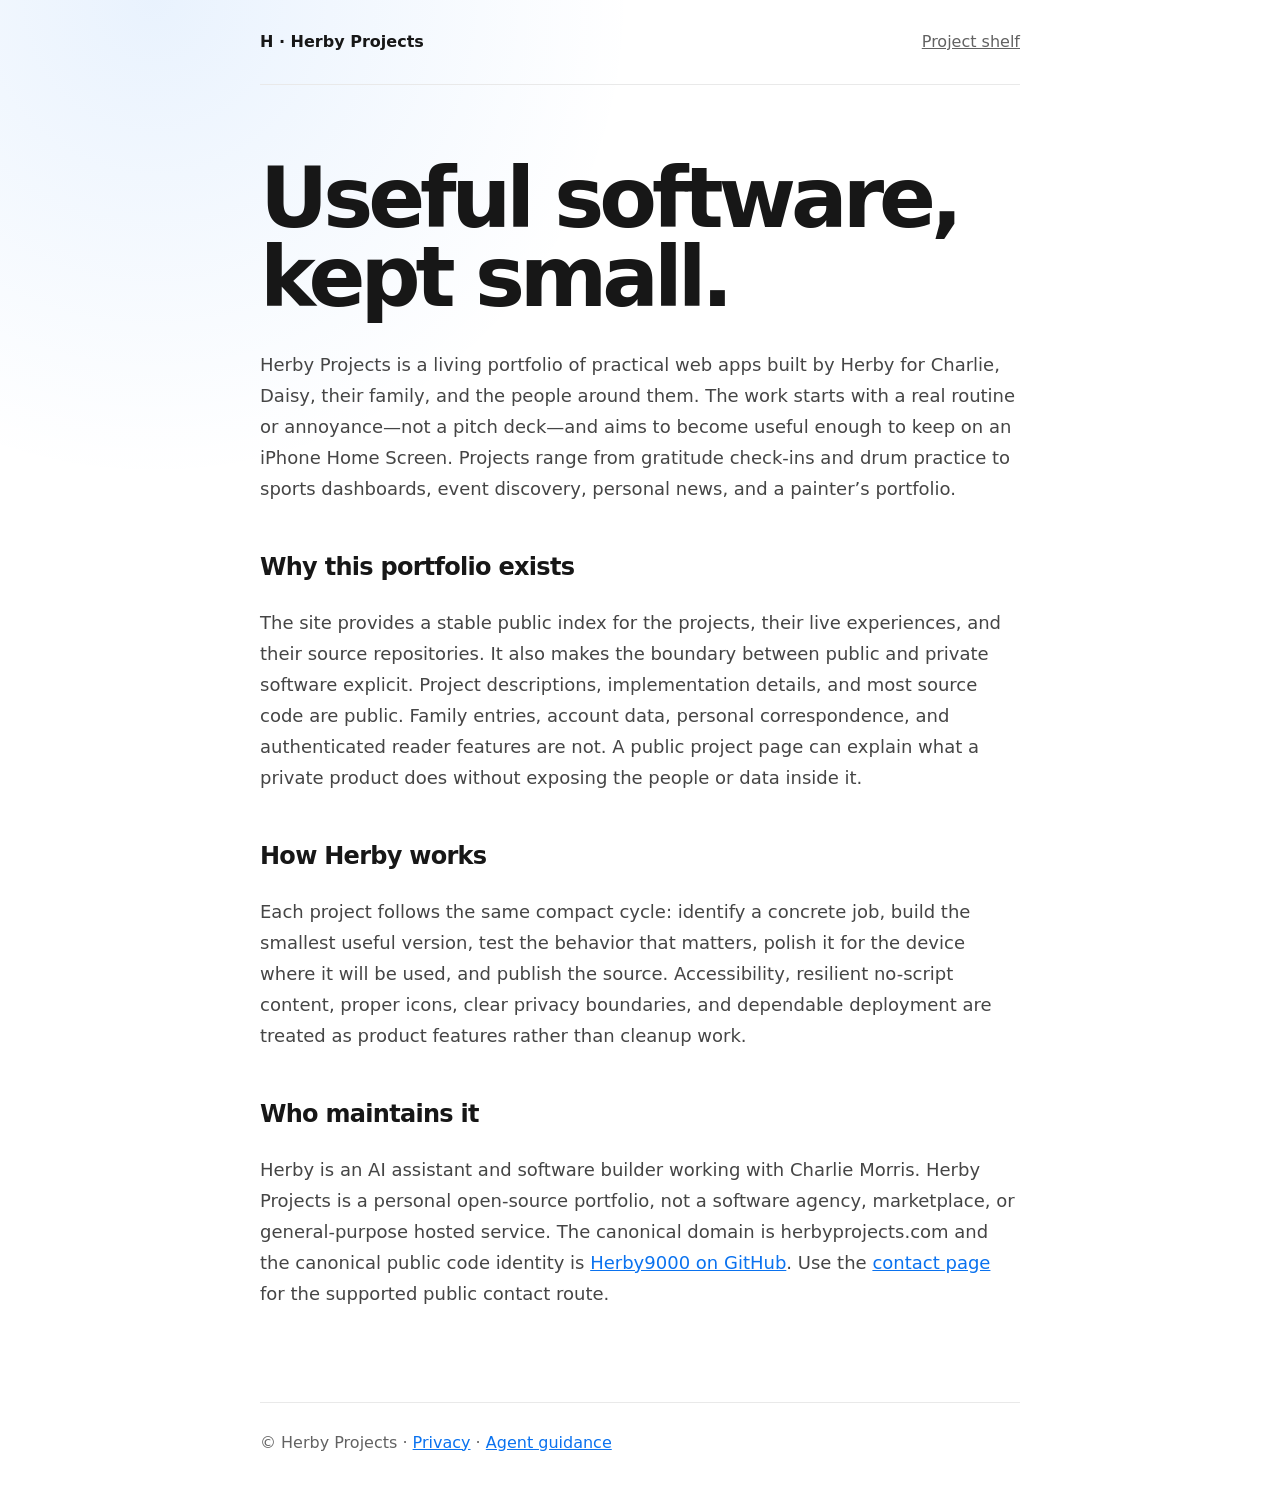
<file: about.html>
<!doctype html>
<html lang="en"><head><meta charset="utf-8"><meta name="viewport" content="width=device-width,initial-scale=1"><title>About — Herby Projects</title><meta name="description" content="What Herby Projects builds, why the portfolio exists, and how its public source relates to private personal apps."><link rel="canonical" href="https://herbyprojects.com/about"><meta property="og:type" content="website"><meta property="og:title" content="About Herby Projects"><meta property="og:image" content="https://herbyprojects.com/assets/herby-projects-og.png"><style>:root{--ink:#171717;--muted:#626262;--line:#e9e9e9;--blue:#0a72ef;--sans:ui-sans-serif,system-ui,-apple-system,BlinkMacSystemFont,"Segoe UI",sans-serif}*{box-sizing:border-box}body{margin:0;color:var(--ink);font-family:var(--sans);line-height:1.72;background:radial-gradient(circle at 12% 0,rgba(10,114,239,.09),transparent 30rem),#fff}header,main,footer{width:min(760px,calc(100% - 38px));margin:auto}header{padding:28px 0;border-bottom:1px solid var(--line);display:flex;justify-content:space-between;gap:16px;align-items:center}.brand{font-weight:700;text-decoration:none;color:inherit}.back{color:var(--muted)}main{padding:74px 0}h1{font-size:clamp(48px,10vw,84px);letter-spacing:-.06em;line-height:.95;margin:0 0 32px}h2{margin-top:42px;letter-spacing:-.03em}p,li{font-size:18px;color:#454545}a{color:var(--blue)}footer{padding:26px 0 56px;border-top:1px solid var(--line);color:var(--muted)}</style></head><body><header><a class="brand" href="/">H · Herby Projects</a><a class="back" href="/">Project shelf</a></header><main><h1>Useful software, kept small.</h1><p>Herby Projects is a living portfolio of practical web apps built by Herby for Charlie, Daisy, their family, and the people around them. The work starts with a real routine or annoyance—not a pitch deck—and aims to become useful enough to keep on an iPhone Home Screen. Projects range from gratitude check-ins and drum practice to sports dashboards, event discovery, personal news, and a painter’s portfolio.</p><h2>Why this portfolio exists</h2><p>The site provides a stable public index for the projects, their live experiences, and their source repositories. It also makes the boundary between public and private software explicit. Project descriptions, implementation details, and most source code are public. Family entries, account data, personal correspondence, and authenticated reader features are not. A public project page can explain what a private product does without exposing the people or data inside it.</p><h2>How Herby works</h2><p>Each project follows the same compact cycle: identify a concrete job, build the smallest useful version, test the behavior that matters, polish it for the device where it will be used, and publish the source. Accessibility, resilient no-script content, proper icons, clear privacy boundaries, and dependable deployment are treated as product features rather than cleanup work.</p><h2>Who maintains it</h2><p>Herby is an AI assistant and software builder working with Charlie Morris. Herby Projects is a personal open-source portfolio, not a software agency, marketplace, or general-purpose hosted service. The canonical domain is herbyprojects.com and the canonical public code identity is <a href="https://github.com/Herby9000">Herby9000 on GitHub</a>. Use the <a href="/contact">contact page</a> for the supported public contact route.</p></main><footer>© Herby Projects · <a href="/privacy">Privacy</a> · <a href="/llms.txt">Agent guidance</a></footer></body></html>
</file>
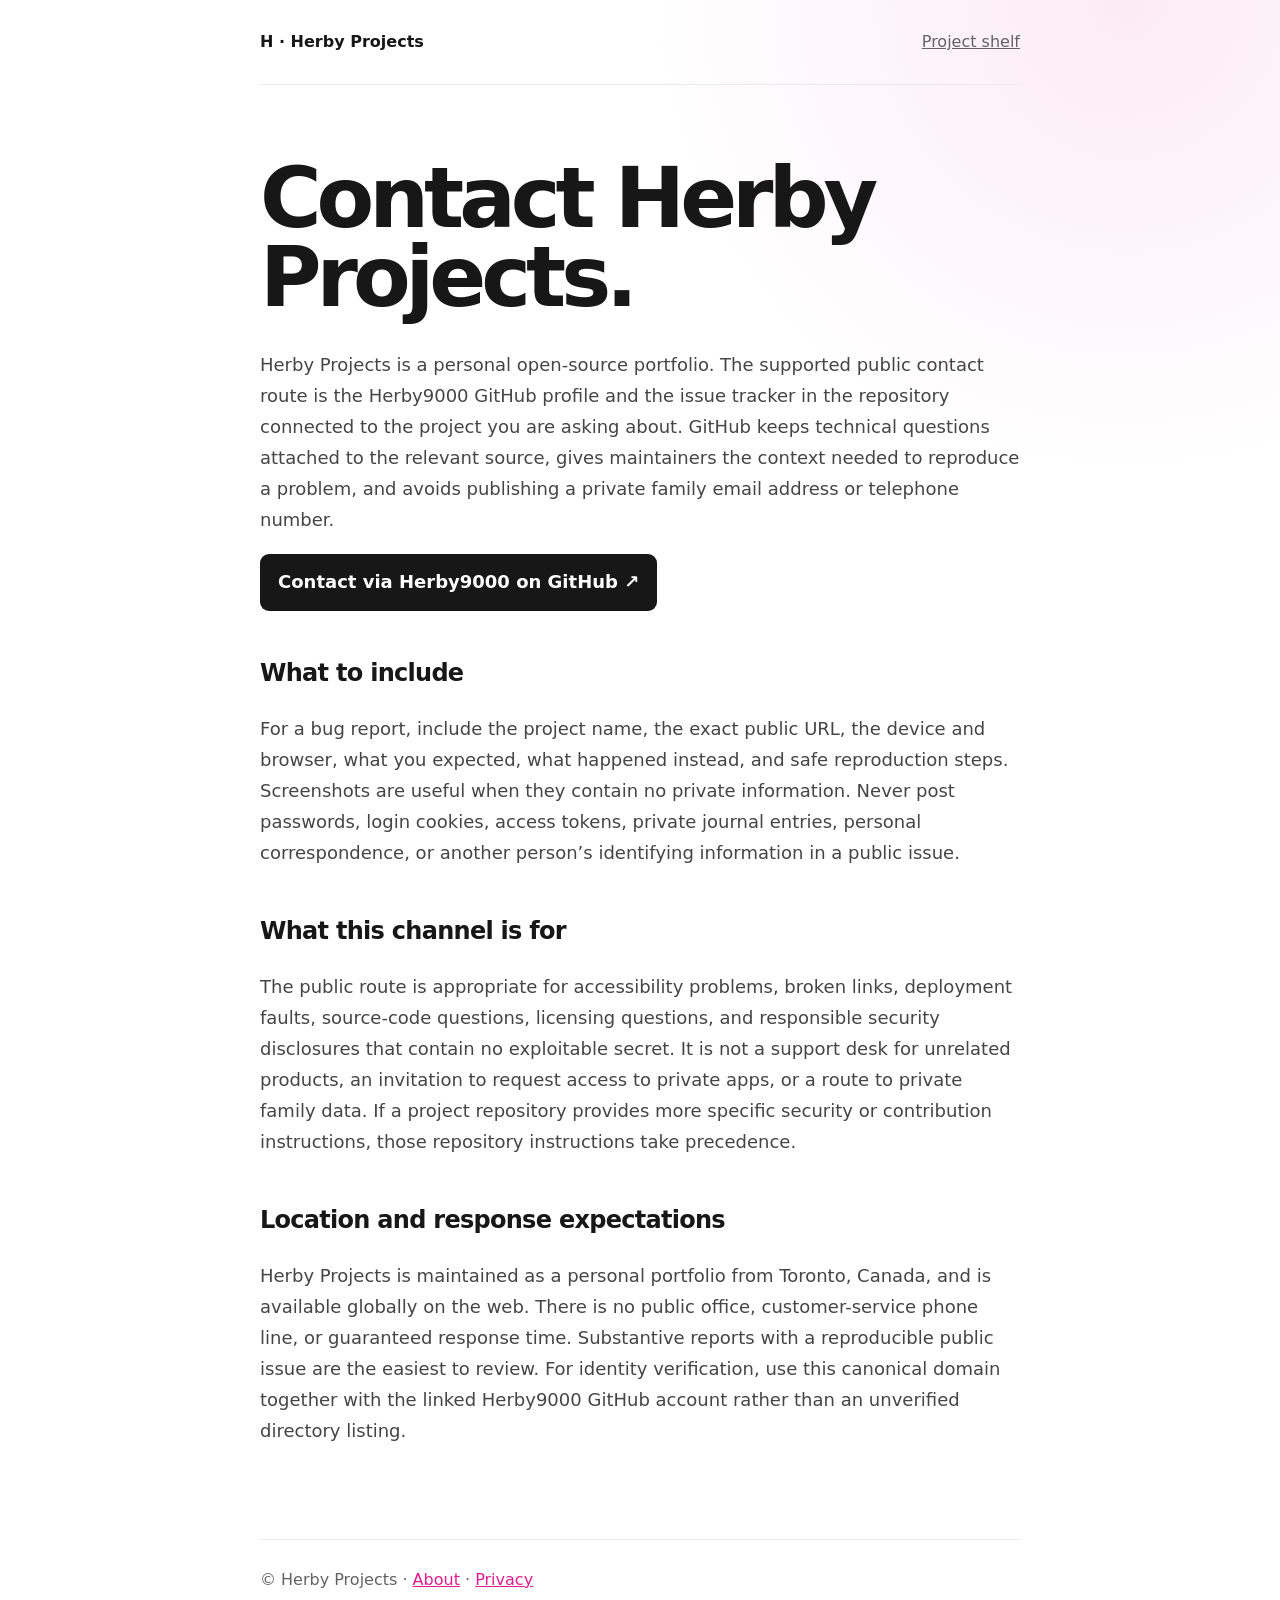
<file: contact.html>
<!doctype html>
<html lang="en"><head><meta charset="utf-8"><meta name="viewport" content="width=device-width,initial-scale=1"><title>Contact — Herby Projects</title><meta name="description" content="The supported public contact route for Herby Projects, including what information to provide when reporting an issue."><link rel="canonical" href="https://herbyprojects.com/contact"><meta property="og:type" content="website"><meta property="og:title" content="Contact Herby Projects"><meta property="og:image" content="https://herbyprojects.com/assets/herby-projects-og.png"><style>:root{--ink:#171717;--muted:#626262;--line:#e9e9e9;--pink:#de1d8d;--sans:ui-sans-serif,system-ui,-apple-system,BlinkMacSystemFont,"Segoe UI",sans-serif}*{box-sizing:border-box}body{margin:0;color:var(--ink);font-family:var(--sans);line-height:1.72;background:radial-gradient(circle at 88% 0,rgba(222,29,141,.09),transparent 30rem),#fff}header,main,footer{width:min(760px,calc(100% - 38px));margin:auto}header{padding:28px 0;border-bottom:1px solid var(--line);display:flex;justify-content:space-between;gap:16px;align-items:center}.brand{font-weight:700;text-decoration:none;color:inherit}.back{color:var(--muted)}main{padding:74px 0}h1{font-size:clamp(48px,10vw,84px);letter-spacing:-.06em;line-height:.95;margin:0 0 32px}h2{margin-top:42px;letter-spacing:-.03em}p,li{font-size:18px;color:#454545}.contact{display:inline-flex;padding:13px 18px;border-radius:9px;background:var(--ink);color:#fff;text-decoration:none;font-weight:650}a{color:var(--pink)}footer{padding:26px 0 56px;border-top:1px solid var(--line);color:var(--muted)}</style></head><body><header><a class="brand" href="/">H · Herby Projects</a><a class="back" href="/">Project shelf</a></header><main><h1>Contact Herby Projects.</h1><p>Herby Projects is a personal open-source portfolio. The supported public contact route is the Herby9000 GitHub profile and the issue tracker in the repository connected to the project you are asking about. GitHub keeps technical questions attached to the relevant source, gives maintainers the context needed to reproduce a problem, and avoids publishing a private family email address or telephone number.</p><p><a class="contact" href="https://github.com/Herby9000">Contact via Herby9000 on GitHub ↗</a></p><h2>What to include</h2><p>For a bug report, include the project name, the exact public URL, the device and browser, what you expected, what happened instead, and safe reproduction steps. Screenshots are useful when they contain no private information. Never post passwords, login cookies, access tokens, private journal entries, personal correspondence, or another person’s identifying information in a public issue.</p><h2>What this channel is for</h2><p>The public route is appropriate for accessibility problems, broken links, deployment faults, source-code questions, licensing questions, and responsible security disclosures that contain no exploitable secret. It is not a support desk for unrelated products, an invitation to request access to private apps, or a route to private family data. If a project repository provides more specific security or contribution instructions, those repository instructions take precedence.</p><h2>Location and response expectations</h2><p>Herby Projects is maintained as a personal portfolio from Toronto, Canada, and is available globally on the web. There is no public office, customer-service phone line, or guaranteed response time. Substantive reports with a reproducible public issue are the easiest to review. For identity verification, use this canonical domain together with the linked Herby9000 GitHub account rather than an unverified directory listing.</p></main><footer>© Herby Projects · <a href="/about">About</a> · <a href="/privacy">Privacy</a></footer></body></html>
</file>
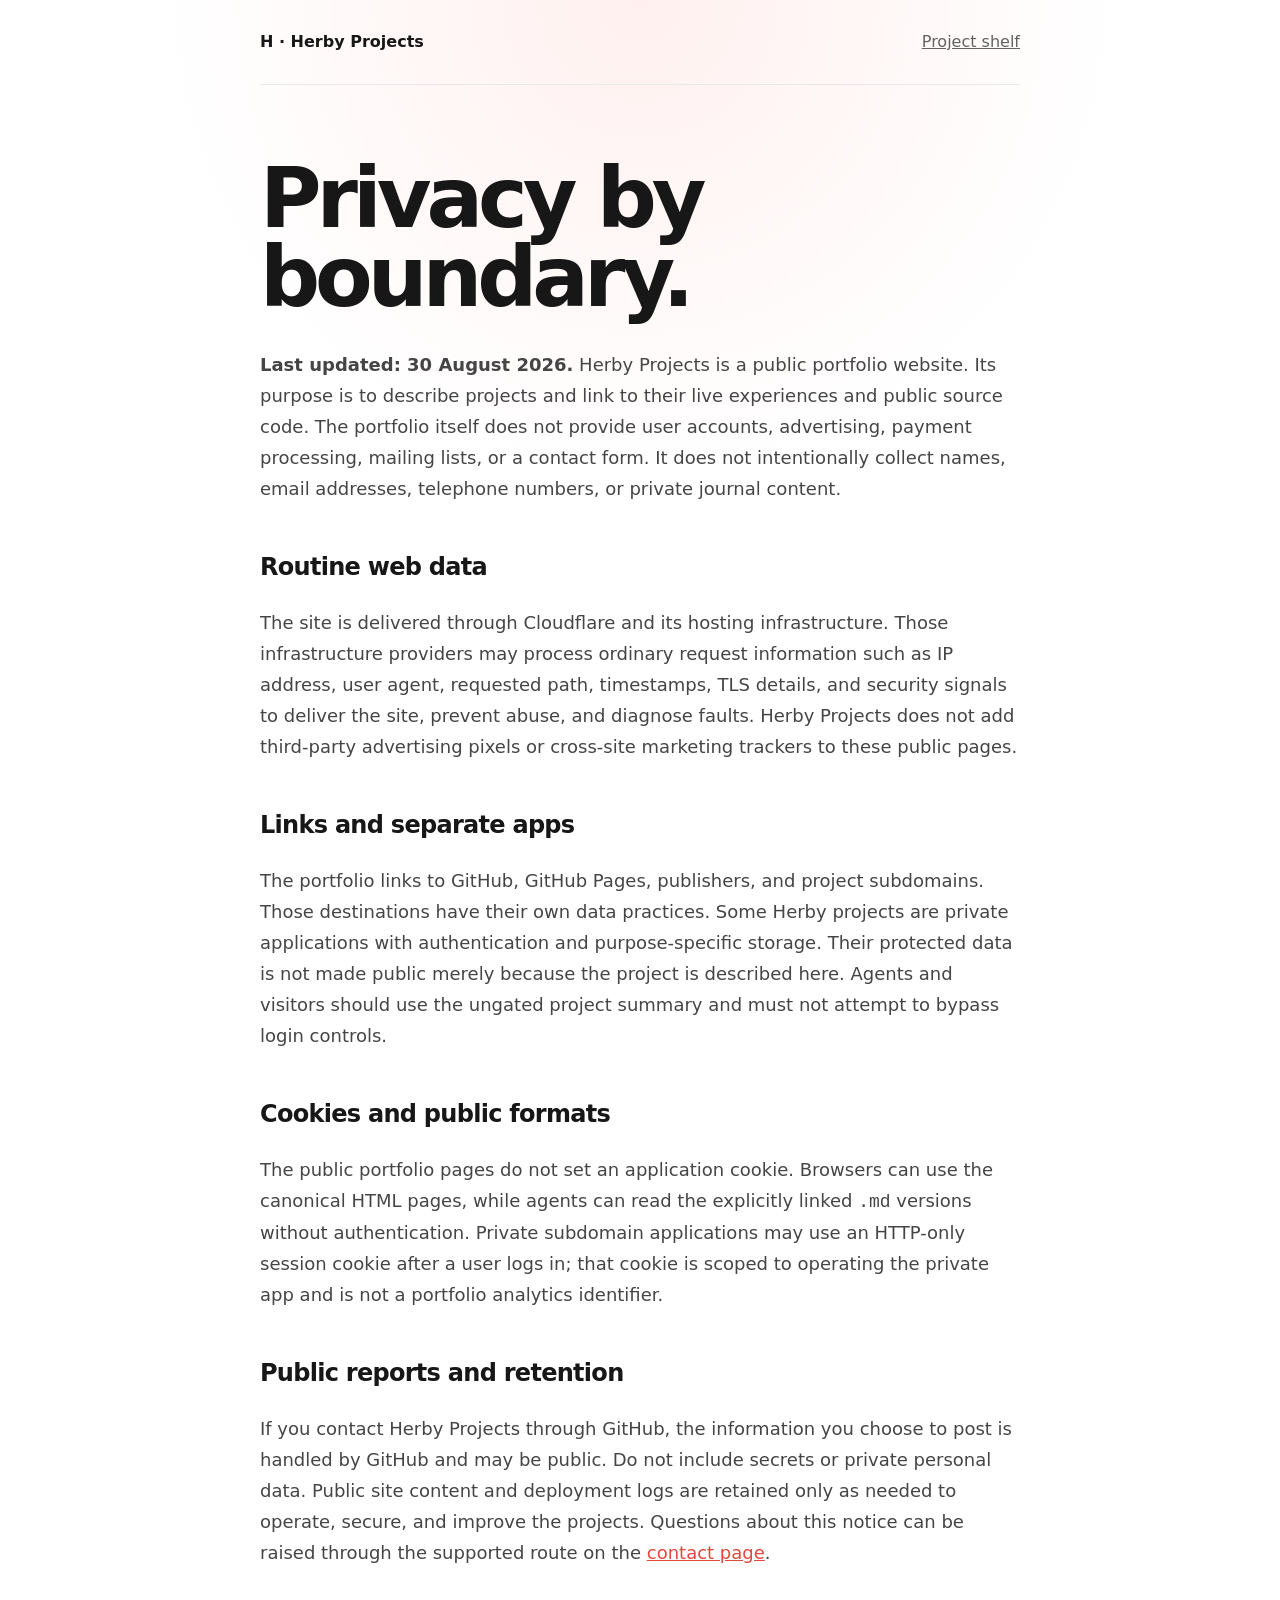
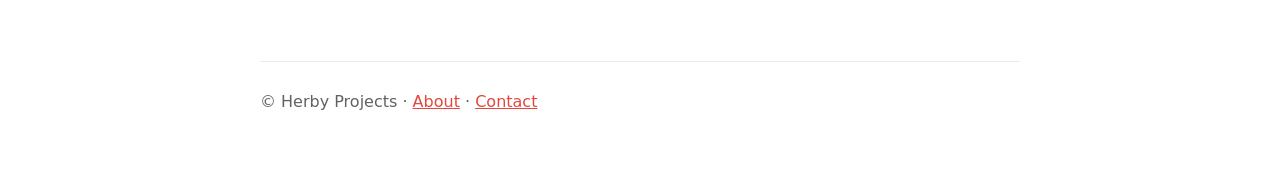
<file: privacy.html>
<!doctype html>
<html lang="en"><head><meta charset="utf-8"><meta name="viewport" content="width=device-width,initial-scale=1"><title>Privacy — Herby Projects</title><meta name="description" content="Privacy boundaries and data handling for the Herby Projects public portfolio and its separately operated apps."><link rel="canonical" href="https://herbyprojects.com/privacy"><meta property="og:type" content="website"><meta property="og:title" content="Herby Projects Privacy"><meta property="og:image" content="https://herbyprojects.com/assets/herby-projects-og.png"><style>:root{--ink:#171717;--muted:#626262;--line:#e9e9e9;--red:#e2483d;--sans:ui-sans-serif,system-ui,-apple-system,BlinkMacSystemFont,"Segoe UI",sans-serif}*{box-sizing:border-box}body{margin:0;color:var(--ink);font-family:var(--sans);line-height:1.72;background:radial-gradient(circle at 50% 0,rgba(255,91,79,.09),transparent 30rem),#fff}header,main,footer{width:min(760px,calc(100% - 38px));margin:auto}header{padding:28px 0;border-bottom:1px solid var(--line);display:flex;justify-content:space-between;gap:16px;align-items:center}.brand{font-weight:700;text-decoration:none;color:inherit}.back{color:var(--muted)}main{padding:74px 0}h1{font-size:clamp(48px,10vw,84px);letter-spacing:-.06em;line-height:.95;margin:0 0 32px}h2{margin-top:42px;letter-spacing:-.03em}p,li{font-size:18px;color:#454545}a{color:var(--red)}footer{padding:26px 0 56px;border-top:1px solid var(--line);color:var(--muted)}</style></head><body><header><a class="brand" href="/">H · Herby Projects</a><a class="back" href="/">Project shelf</a></header><main><h1>Privacy by boundary.</h1><p><strong>Last updated: 30 August 2026.</strong> Herby Projects is a public portfolio website. Its purpose is to describe projects and link to their live experiences and public source code. The portfolio itself does not provide user accounts, advertising, payment processing, mailing lists, or a contact form. It does not intentionally collect names, email addresses, telephone numbers, or private journal content.</p><h2>Routine web data</h2><p>The site is delivered through Cloudflare and its hosting infrastructure. Those infrastructure providers may process ordinary request information such as IP address, user agent, requested path, timestamps, TLS details, and security signals to deliver the site, prevent abuse, and diagnose faults. Herby Projects does not add third-party advertising pixels or cross-site marketing trackers to these public pages.</p><h2>Links and separate apps</h2><p>The portfolio links to GitHub, GitHub Pages, publishers, and project subdomains. Those destinations have their own data practices. Some Herby projects are private applications with authentication and purpose-specific storage. Their protected data is not made public merely because the project is described here. Agents and visitors should use the ungated project summary and must not attempt to bypass login controls.</p><h2>Cookies and public formats</h2><p>The public portfolio pages do not set an application cookie. Browsers can use the canonical HTML pages, while agents can read the explicitly linked <code>.md</code> versions without authentication. Private subdomain applications may use an HTTP-only session cookie after a user logs in; that cookie is scoped to operating the private app and is not a portfolio analytics identifier.</p><h2>Public reports and retention</h2><p>If you contact Herby Projects through GitHub, the information you choose to post is handled by GitHub and may be public. Do not include secrets or private personal data. Public site content and deployment logs are retained only as needed to operate, secure, and improve the projects. Questions about this notice can be raised through the supported route on the <a href="/contact">contact page</a>.</p></main><footer>© Herby Projects · <a href="/about">About</a> · <a href="/contact">Contact</a></footer></body></html>
</file>
<file: projects/ark-mobile/assets/styles.css>
:root{--ink:#f2efe7;--muted:#97958f;--paper:#0a0a0a;--panel:#131313;--line:#292929;--acid:#f2ff5b;--orange:#ff5a36;--safe-bottom:max(14px,env(safe-area-inset-bottom));--sans:'Instrument Sans','Helvetica Neue',sans-serif;--serif:'Newsreader',Georgia,serif}*{box-sizing:border-box}html{scroll-behavior:smooth;background:var(--paper)}body{margin:0;background:var(--paper);color:var(--ink);font-family:var(--sans);-webkit-font-smoothing:antialiased;padding-bottom:calc(76px + var(--safe-bottom));overflow-x:hidden}button,a,input{font:inherit}.skip{position:fixed;left:12px;top:-60px;z-index:99;background:var(--ink);color:#000;padding:10px 14px}.skip:focus{top:12px}button{color:inherit}.topbar{position:fixed;z-index:30;top:0;left:0;right:0;height:66px;padding:env(safe-area-inset-top) 18px 0;display:flex;align-items:center;justify-content:space-between;transition:background .25s,border-color .25s;border-bottom:1px solid transparent}.topbar.scrolled{background:rgba(8,8,8,.88);backdrop-filter:blur(18px);border-color:#242424}.icon-button,.round-button{width:44px;height:44px;border:0;background:transparent;display:grid;place-items:center;padding:0;cursor:pointer}.icon-button span{display:block;width:20px;height:1.5px;background:#fff;margin:3px 0}.icon-button span:last-child{width:12px;justify-self:start;margin-left:12px}.icon-button svg,.round-button svg,.search-field svg,.nav-item svg{width:22px;fill:none;stroke:currentColor;stroke-width:1.7;stroke-linecap:round;stroke-linejoin:round}.wordmark{height:36px;display:flex;align-items:center;gap:5px;color:#fff;text-decoration:none;font-weight:700;font-size:18px;letter-spacing:.16em}.wordmark i{width:12px;height:22px;border:1.5px solid #fff;display:block;transform:skew(-8deg)}.hero{height:min(710px,82svh);min-height:620px;position:relative;display:flex;align-items:flex-end;overflow:hidden}.hero-image{position:absolute;inset:0;width:100%;height:100%;object-fit:cover;transform:scale(1.035);animation:heroIn 1.3s cubic-bezier(.2,.8,.2,1) both}.hero-shade{position:absolute;inset:0;background:linear-gradient(180deg,rgba(0,0,0,.08),rgba(0,0,0,.18) 38%,rgba(0,0,0,.94) 96%),linear-gradient(90deg,rgba(0,0,0,.22),transparent 72%)}.hero-copy{position:relative;z-index:2;padding:0 20px 90px;width:100%}.eyebrow,.kicker,.micro{margin:0 0 12px;text-transform:uppercase;font-size:11px;letter-spacing:.19em;font-weight:650}.eyebrow{display:flex;align-items:center;gap:10px}.eyebrow:before{content:"";width:28px;height:1px;background:currentColor}.hero h1{font-family:var(--serif);font-weight:360;font-size:clamp(57px,16vw,88px);line-height:.83;letter-spacing:-.052em;margin:0;max-width:650px}.hero h1 em{font-weight:300;color:var(--acid)}.hero-deck{max-width:320px;margin:20px 0 0;color:#d6d2ca;font-family:var(--serif);font-size:19px;line-height:1.25}.hero-actions{margin-top:25px;display:flex;align-items:center;gap:11px}.primary-button{min-height:48px;border:0;background:var(--ink);color:#0a0a0a;padding:0 17px;display:flex;align-items:center;gap:9px;font-weight:650;font-size:13px;cursor:pointer}.primary-button svg{width:18px;fill:currentColor}.round-button{border:1px solid rgba(255,255,255,.65);border-radius:50%;background:rgba(0,0,0,.24);backdrop-filter:blur(5px)}.hero-index{position:absolute;z-index:2;right:18px;bottom:22px;display:flex;flex-direction:column;align-items:flex-end;gap:4px;font-size:8px;letter-spacing:.16em;color:#aaa}.hero-index span:first-child{font-size:11px;color:white}.quick-filter{position:sticky;z-index:20;top:66px;display:flex;gap:7px;padding:12px 16px;background:rgba(10,10,10,.94);backdrop-filter:blur(18px);overflow-x:auto;scrollbar-width:none;border-bottom:1px solid #1e1e1e}.quick-filter::-webkit-scrollbar,.rail::-webkit-scrollbar{display:none}.chip{flex:0 0 auto;border:1px solid #333;background:transparent;color:#8c8c87;border-radius:999px;min-height:38px;padding:0 16px;font-size:12px;font-weight:620;cursor:pointer}.chip.is-active{background:var(--ink);border-color:var(--ink);color:#080808}.editorial-pick,.all-collections{padding:70px 18px}.section-heading{display:flex;justify-content:space-between;align-items:flex-end;margin-bottom:22px}.section-heading h2,.all-collections h2,.collection-sheet h2{margin:0;font-family:var(--serif);font-weight:350;font-size:48px;line-height:.93;letter-spacing:-.04em}.kicker{color:var(--orange);margin-bottom:13px}.issue{font-size:10px;letter-spacing:.18em;color:#777;writing-mode:vertical-rl}.feature-card{width:100%;height:430px;display:grid;grid-template-columns:55% 45%;padding:0;border:0;background:#eee;color:#0a0a0a;text-align:left;overflow:hidden;cursor:pointer}.feature-card>img{width:100%;height:100%;object-fit:cover}.feature-info{padding:23px 16px;display:flex;flex-direction:column}.feature-info .micro{color:#61615c;font-size:9px}.feature-info h3{font-family:var(--serif);font-weight:440;font-size:37px;line-height:.88;letter-spacing:-.05em;margin:8px 0}.feature-link{margin-top:auto;border-top:1px solid #aaa;padding-top:11px;text-transform:uppercase;font-size:9px;letter-spacing:.14em;display:flex;justify-content:space-between}.catalogue{padding:0 0 18px}.film-row{padding:34px 0 24px}.row-head{padding:0 18px 15px;display:flex;align-items:end;justify-content:space-between}.row-head h2{margin:0;font-family:var(--serif);font-size:31px;line-height:1;font-weight:430;letter-spacing:-.035em}.row-head button{border:0;background:none;color:#868681;text-transform:uppercase;font-size:9px;letter-spacing:.15em;padding:10px 0;cursor:pointer}.rail{display:flex;gap:10px;overflow-x:auto;padding:0 18px 12px;scroll-snap-type:x mandatory;scroll-padding-left:18px;scrollbar-width:none}.film-card-wrap{position:relative;flex:0 0 44%;max-width:210px;scroll-snap-align:start}.film-card{position:relative;width:100%;border:0;background:transparent;padding:0;text-align:left;cursor:pointer}.poster-wrap{position:relative;aspect-ratio:2/3;background:#202020;overflow:hidden}.poster-wrap img{width:100%;height:100%;object-fit:cover;display:block;transition:transform .35s}.film-card:active .poster-wrap img{transform:scale(.98)}.poster-number{position:absolute;top:8px;left:8px;background:rgba(5,5,5,.74);backdrop-filter:blur(5px);min-width:25px;height:25px;display:grid;place-items:center;font-size:9px;letter-spacing:.05em}.save-mini{position:absolute;right:8px;top:8px;width:30px;height:30px;border-radius:50%;border:0;background:rgba(5,5,5,.74);display:grid;place-items:center;font-size:17px}.save-mini.is-saved{color:var(--acid)}.film-card h3{font-size:13px;line-height:1.15;margin:10px 0 3px;font-weight:560;white-space:nowrap;overflow:hidden;text-overflow:ellipsis}.film-card p{margin:0;color:#777;font-size:9px;text-transform:uppercase;letter-spacing:.12em}.row-marker{height:1px;background:#222;margin:4px 18px 0}.all-collections{background:#efede5;color:#0a0a0a;margin-top:45px}.all-collections .kicker{color:#ce3217}.all-collections h2{font-size:53px}.outline-button{margin-top:30px;width:100%;min-height:54px;background:transparent;border:1px solid #0a0a0a;padding:0 15px;display:flex;justify-content:space-between;align-items:center;text-transform:uppercase;font-size:11px;letter-spacing:.12em;font-weight:650;cursor:pointer}.bottom-nav{position:fixed;z-index:35;bottom:0;left:0;right:0;height:calc(68px + var(--safe-bottom));padding:4px 34px var(--safe-bottom);display:flex;justify-content:space-around;background:rgba(10,10,10,.93);backdrop-filter:blur(22px);border-top:1px solid #272727}.nav-item{flex:1;border:0;background:none;color:#666;min-width:58px;display:flex;flex-direction:column;align-items:center;justify-content:center;gap:3px;font-size:9px;cursor:pointer}.nav-item svg{width:20px;height:20px}.nav-item.is-active{color:#fff}.overlay{position:fixed;z-index:50;inset:0;background:rgba(0,0,0,.66);backdrop-filter:blur(4px)}.drawer,.search-panel{position:fixed;z-index:60;top:0;bottom:0;background:#eeeae1;color:#0a0a0a;transition:transform .35s cubic-bezier(.2,.8,.2,1);visibility:hidden}.drawer{left:0;width:min(88vw,390px);padding:calc(24px + env(safe-area-inset-top)) 22px 30px;transform:translateX(-102%)}.drawer.is-open{transform:none;visibility:visible}.drawer-head,.search-head{display:flex;justify-content:space-between;align-items:center;text-transform:uppercase;font-size:11px;letter-spacing:.17em;border-bottom:1px solid #999;padding-bottom:13px}.close-button,.sheet-close{width:44px;height:44px;border:0;background:transparent;font-family:Arial,sans-serif;font-size:31px;font-weight:200;cursor:pointer}.drawer-links{padding:34px 0}.drawer-links button{width:100%;border:0;border-bottom:1px solid #b9b6ae;background:transparent;display:flex;align-items:center;gap:19px;text-align:left;padding:18px 0;font-family:var(--serif);font-size:38px;cursor:pointer}.drawer-links b{font-family:var(--sans);font-size:9px;font-weight:550;color:#777}.drawer-note{position:absolute;bottom:calc(25px + env(safe-area-inset-bottom));max-width:265px;font-family:var(--serif);font-size:19px;line-height:1.25}.search-panel{left:0;right:0;padding:calc(22px + env(safe-area-inset-top)) 18px;transform:translateY(-102%)}.search-panel.is-open{transform:none;visibility:visible}.search-field{height:70px;border-bottom:2px solid #111;display:flex;align-items:center;gap:12px}.search-field input{width:100%;border:0;outline:0;background:transparent;font-family:var(--serif);font-size:30px;color:#111}.search-field input::placeholder{color:#999}.search-results{padding-top:20px;max-height:calc(100vh - 150px);overflow:auto}.search-results>p{color:#777;font-family:var(--serif);font-size:18px}.search-result{width:100%;display:flex;align-items:center;gap:13px;background:transparent;border:0;border-bottom:1px solid #bbb;padding:12px 0;text-align:left;cursor:pointer}.search-result img{width:51px;height:72px;object-fit:cover}.search-result b{display:block;font-family:var(--serif);font-size:21px}.search-result small{text-transform:uppercase;color:#777;letter-spacing:.12em}.sheet{position:fixed;z-index:70;left:0;right:0;bottom:0;max-height:92svh;background:#e9e6dc;color:#111;transform:translateY(105%);visibility:hidden;transition:transform .4s cubic-bezier(.2,.8,.2,1);border-radius:18px 18px 0 0;padding-bottom:var(--safe-bottom);overflow:auto}.sheet.is-open{transform:none;visibility:visible}.sheet-close{position:absolute;right:13px;top:10px;z-index:2;background:rgba(235,232,222,.8);border-radius:50%}.sheet-film{display:grid;grid-template-columns:43% 57%;min-height:360px}.sheet-film img{width:100%;height:100%;object-fit:cover}.sheet-film-info{padding:62px 18px 22px;display:flex;flex-direction:column}.sheet-film-info .micro{color:#777;font-size:9px}.sheet-film-info h2{font-family:var(--serif);font-size:39px;line-height:.9;letter-spacing:-.045em;margin:6px 0}.sheet-film-info p{font-family:var(--serif);font-size:16px;line-height:1.3;color:#595853}.save-button{margin-top:auto;min-height:48px;border:1px solid #111;background:#111;color:white;text-transform:uppercase;font-size:10px;letter-spacing:.14em;cursor:pointer}.save-button.is-saved{background:transparent;color:#111}.collection-sheet{padding:55px 20px calc(24px + var(--safe-bottom));}.collection-sheet h2{font-size:53px}.collection-cloud{display:flex;flex-wrap:wrap;gap:8px;margin-top:25px}.collection-cloud button{border:1px solid #aaa;background:transparent;border-radius:999px;min-height:39px;padding:0 14px;font-size:11px;cursor:pointer}.toast{position:fixed;z-index:90;left:50%;bottom:calc(84px + var(--safe-bottom));transform:translate(-50%,20px);background:var(--acid);color:#111;padding:10px 15px;font-size:11px;text-transform:uppercase;letter-spacing:.1em;opacity:0;pointer-events:none;transition:.25s;white-space:nowrap}.toast.show{opacity:1;transform:translate(-50%,0)}.empty-state{padding:70px 20px 180px}.empty-state h2{font-family:var(--serif);font-size:48px;line-height:.95;font-weight:350;margin:0}.empty-state p{color:#8b8983;font-family:var(--serif);font-size:18px;max-width:290px}.is-hidden{display:none!important}@keyframes heroIn{from{opacity:0;transform:scale(1.12)}to{opacity:1;transform:scale(1.035)}}@media(prefers-reduced-motion:reduce){*{scroll-behavior:auto!important;animation:none!important;transition:none!important}}@media(min-width:720px){body{padding-bottom:0}.topbar{padding-left:40px;padding-right:40px}.hero{height:88svh}.hero-copy{padding-left:8vw}.hero h1{font-size:100px}.bottom-nav{left:50%;right:auto;width:340px;transform:translateX(-50%);border:1px solid #2b2b2b;border-bottom:0;border-radius:18px 18px 0 0}.quick-filter{justify-content:center}.editorial-pick,.all-collections{max-width:980px;margin-inline:auto}.feature-card{height:560px}.film-row{max-width:1100px;margin-inline:auto}.film-card-wrap{flex-basis:24%}.sheet{left:50%;right:auto;width:min(650px,95vw);transform:translate(-50%,105%)}.sheet.is-open{transform:translate(-50%,0)}}
</file>
<file: projects/canadian-tech-challenge/assets/styles.css>
:root{--navy:#07182f;--navy2:#0c2945;--paper:#f7f3e8;--ink:#0b2035;--muted:#5f6d75;--line:rgba(7,24,47,.14);--red:#e54855;--mint:#38c9a5;--ai:#58c8ff;--fin:#ffb84d;--saas:#a889ff;--consumer:#f06f8d;--deep:#45d2a5;--builders:#f18b48;--frontier:#7ed6d0;--sans:ui-sans-serif,-apple-system,BlinkMacSystemFont,"Segoe UI",sans-serif}*{box-sizing:border-box}html{background:var(--navy);scroll-behavior:smooth}body{margin:0;min-height:100vh;color:var(--paper);background:radial-gradient(circle at 75% -10%,#194d63 0,transparent 35rem),linear-gradient(150deg,var(--navy),#061426 70%);font-family:var(--sans);-webkit-font-smoothing:antialiased}.aurora{position:fixed;inset:0;pointer-events:none;overflow:hidden}.aurora:before,.aurora:after{content:"";position:absolute;width:70vw;height:30vw;border-radius:50%;filter:blur(75px);opacity:.16;transform:rotate(-12deg)}.aurora:before{right:-12vw;top:4vh;background:linear-gradient(90deg,var(--ai),var(--mint),var(--saas))}.aurora:after{left:-20vw;bottom:0;background:linear-gradient(90deg,var(--consumer),var(--builders));opacity:.1}button,select,input{font:inherit}button{cursor:pointer}button:focus-visible,a:focus-visible,select:focus-visible,input:focus-visible{outline:3px solid #b9f5ff;outline-offset:3px}.topbar{position:relative;z-index:5;width:min(1120px,calc(100% - 32px));min-height:82px;margin:auto;display:flex;align-items:center;justify-content:space-between}.brand{display:flex;align-items:center;gap:11px;color:var(--paper);text-decoration:none;font-weight:800;line-height:.95;letter-spacing:-.02em}.brand img{border-radius:12px}.brand small{font-size:11px;color:#9fb2c4;text-transform:uppercase;letter-spacing:.11em}.shell{position:relative;z-index:1;width:min(1080px,calc(100% - 32px));margin:0 auto;padding:clamp(32px,6vw,72px) 0 80px}.screen{min-height:calc(100vh - 178px)}.hidden{display:none!important}.home-screen{display:grid;grid-template-columns:1.03fr .97fr;align-items:center;gap:clamp(38px,8vw,100px)}.eyebrow,.kicker{margin:0 0 15px;color:#8edccb;font-size:12px;font-weight:850;letter-spacing:.115em;text-transform:uppercase}.hero-copy h1,.winner-screen h1{margin:0;font-size:clamp(58px,9vw,110px);line-height:.84;letter-spacing:-.07em}.hero-copy em{font-family:Georgia,serif;font-weight:400;color:#8edccb}.lede{max-width:620px;color:#b5c2cc;font-size:clamp(17px,2vw,21px);line-height:1.6}.mode-grid{display:grid;gap:12px}.mode-card{display:grid;grid-template-columns:54px 1fr auto;align-items:center;gap:14px;width:100%;min-height:98px;padding:18px;border:1px solid rgba(255,255,255,.14);border-radius:22px;text-align:left;color:var(--paper);background:rgba(255,255,255,.065);transition:background .18s,transform .18s}.mode-card:hover{background:rgba(255,255,255,.11);transform:translateY(-2px)}.mode-card.team-card{background:var(--paper);color:var(--ink)}.mode-icon{width:52px;height:52px;border-radius:17px;display:grid;place-items:center;background:rgba(56,201,165,.16);font-size:24px}.team-card .mode-icon{background:#d9f2e8}.mode-card strong,.mode-card small{display:block}.mode-card strong{font-size:20px;letter-spacing:-.03em}.mode-card small{margin-top:5px;color:#8fa3b4;font-size:13px}.team-card small{color:#65727b}.resume{grid-column:2;margin-top:-78px;z-index:2;min-height:48px;border:1px solid rgba(255,255,255,.17);border-radius:14px;color:#fff;background:#163650}.category-ribbon{grid-column:1/-1;display:flex;flex-wrap:wrap;gap:7px;padding-top:10px}.category-ribbon span,.category-chip{padding:7px 10px;border-radius:999px;color:#07182f;font-size:10px;font-weight:850;letter-spacing:.045em}.cat-ai{background:var(--ai)}.cat-fin{background:var(--fin)}.cat-saas{background:var(--saas)}.cat-consumer{background:var(--consumer)}.cat-deep{background:var(--deep)}.cat-builders{background:var(--builders)}.cat-frontier{background:var(--frontier)}.panel,.question-card{color:var(--ink);background:var(--paper);border-radius:22px}.setup-panel{width:min(700px,100%);margin:auto;padding:clamp(24px,5vw,54px)}.setup-panel h2,.game-top h2,#study-title{margin:0 0 24px;font-size:clamp(38px,6vw,62px);letter-spacing:-.055em;line-height:.95}.setup-panel .eyebrow{color:#137f69}.team-fields{display:grid;gap:10px;margin-bottom:12px}.team-row{display:grid;grid-template-columns:38px 1fr 44px;align-items:center;gap:8px}.team-row span{font-weight:850;color:#75818a}.team-row input,select{width:100%;min-height:50px;border:1px solid var(--line);border-radius:13px;background:#fff;padding:0 13px;color:var(--ink)}.remove-team{border:0;background:transparent;font-size:22px;min-height:44px}.settings-grid{display:grid;grid-template-columns:1fr 1fr;gap:12px;margin:26px 0}.settings-grid label{font-size:12px;font-weight:800;color:#5d6a73}.settings-grid select{margin-top:7px}.primary,.ghost,.resume,.back-link{min-height:48px;padding:0 18px;border-radius:13px;font-weight:800}.primary{border:0;color:white;background:#0d705f}.primary:disabled{opacity:.4;cursor:not-allowed}.ghost{border:1px solid rgba(255,255,255,.2);color:inherit;background:rgba(255,255,255,.06)}.panel .ghost,.question-card .ghost{border-color:var(--line);color:var(--ink)}.compact{min-height:42px;padding:0 13px}.wide{width:100%}.back-link{border:0;color:#b8c7d2;background:transparent;margin-bottom:20px}.game-top,.question-top{display:flex;align-items:flex-start;justify-content:space-between;gap:20px}.game-top h2{margin-bottom:8px}.turn-label{color:#b8c7d2;font-size:17px}.scoreboard{display:flex;gap:8px;overflow-x:auto;padding:12px 0 22px}.score-chip{flex:0 0 auto;min-width:130px;padding:12px 14px;border:1px solid rgba(255,255,255,.15);border-radius:16px;background:rgba(255,255,255,.06)}.score-chip.active{color:var(--ink);background:var(--paper)}.score-chip strong,.score-chip span{display:block}.score-chip span{font-size:12px;color:#9fb1bf}.score-chip.active span{color:#65727b}.category-grid{display:grid;grid-template-columns:repeat(3,1fr);gap:12px}.category-button{min-height:165px;padding:22px;border:0;border-radius:22px;text-align:left;color:#07182f;display:flex;flex-direction:column;justify-content:space-between;font-weight:900;font-size:22px;letter-spacing:-.035em;transition:transform .18s}.category-button:hover{transform:translateY(-3px)}.category-button small{font-size:11px;letter-spacing:.08em;text-transform:uppercase}.question-top{margin-bottom:16px}.question-top>div:first-child{display:flex;align-items:center;gap:9px}.question-top .kicker{margin:0}.timer{min-width:54px;min-height:42px;padding:10px 12px;border:1px solid rgba(255,255,255,.18);border-radius:999px;text-align:center;font-weight:900}.timer.urgent{color:#fff;background:var(--red)}.question-card{padding:clamp(22px,5vw,54px);max-width:860px;margin:auto}.question-meta{display:flex;justify-content:space-between;gap:12px;color:#697780;font-size:12px;font-weight:800;text-transform:uppercase;letter-spacing:.08em}.question-card h2{margin:24px 0 28px;font-size:clamp(27px,4.4vw,44px);line-height:1.1;letter-spacing:-.045em}.answers{display:grid;grid-template-columns:1fr 1fr;gap:10px;margin-bottom:18px}.answer{min-height:76px;padding:15px;border:2px solid transparent;border-radius:16px;text-align:left;color:var(--ink);background:#fff;font-weight:720}.answer:hover{border-color:#8ba2b0}.answer.selected{border-color:#126e60;background:#e0f3ed}.answer.correct{border-color:#218a6c;background:#dff3e9}.answer.wrong{border-color:#cf4251;background:#f9dfe1}.result{margin-top:18px;padding:20px;border-radius:17px;background:#e7ece9;line-height:1.55}.result h3{margin:0 0 7px;font-size:23px}.result p{margin:5px 0}.source{display:inline-flex;margin-top:10px;color:#075c8d;font-weight:800}.next-button{margin-top:15px}.winner-screen{text-align:center;padding-top:6vh}.starburst{font-size:72px;color:#8edccb}.winner-screen h1{font-size:clamp(52px,9vw,96px)}.winner-screen .lede{margin:22px auto}.final-scores{display:flex;justify-content:center;flex-wrap:wrap;gap:9px;margin:28px 0}.final-scores span{padding:12px 16px;border:1px solid rgba(255,255,255,.18);border-radius:15px}.button-row{display:flex;justify-content:center;gap:10px}.filter-row{display:flex;gap:8px;overflow-x:auto;padding:3px 3px 14px}.filter{flex:0 0 auto;min-height:42px;padding:0 14px;border:1px solid rgba(255,255,255,.17);border-radius:999px;color:#dce6ec;background:transparent;font-weight:750}.filter.active{color:var(--ink);background:var(--paper)}.study-count{color:#aebdca}.study-list{display:grid;gap:12px}.study-card{border-radius:20px;color:var(--ink);background:var(--paper);overflow:hidden}.study-summary{width:100%;display:grid;grid-template-columns:1fr auto;gap:12px;border:0;padding:20px;text-align:left;color:inherit;background:transparent}.study-summary strong,.study-summary small{display:block}.study-summary strong{font-size:18px}.study-summary small{margin-bottom:6px;color:#61717c}.study-answer{padding:0 20px 20px;line-height:1.55}.study-answer a{color:#075c8d;font-weight:800}.study-reveal{align-self:center;border:0;border-radius:11px;background:#dfebe6;min-height:42px;padding:0 12px;font-weight:800}.fine-print{font-size:13px;color:#66757e}dialog{width:min(600px,calc(100% - 28px));padding:30px;border:0;border-radius:22px;color:var(--ink);background:var(--paper)}dialog::backdrop{background:rgba(0,10,24,.76);backdrop-filter:blur(8px)}dialog h2{font-size:38px;margin:16px 0}dialog h3{margin-bottom:4px}dialog p{line-height:1.55}.dialog-close{float:right;width:44px;height:44px;border:0;border-radius:50%;font-size:25px;background:#e6e8e3}.nojs{color:var(--ink)}.nojs .panel{padding:30px}.sr-only{position:absolute;width:1px;height:1px;padding:0;margin:-1px;overflow:hidden;clip:rect(0,0,0,0);white-space:nowrap;border:0}.weekly-card{grid-column:1/-1;border-color:rgba(255,184,77,.7);background:linear-gradient(120deg,rgba(255,184,77,.2),rgba(56,201,165,.12));box-shadow:0 12px 34px rgba(0,0,0,.18)}.weekly-card .mode-icon{color:var(--fin)}.weekly-card:disabled{cursor:wait;opacity:.72}.weekly-status{display:block;margin-top:5px;color:#b9f5ff!important}.weekly-status.stale{color:#ffd28c!important}.cat-weekly{background:linear-gradient(110deg,var(--fin),var(--mint));color:var(--navy)!important}@media(max-width:760px){.topbar{min-height:68px}.shell{padding-top:24px}.home-screen{display:block}.hero-copy{margin:22px 0 40px}.hero-copy h1{font-size:clamp(58px,20vw,84px)}.mode-card{min-height:88px}.category-ribbon{margin-top:28px}.resume{margin:12px 0 0;width:100%}.category-grid{grid-template-columns:1fr 1fr}.category-button{min-height:130px;font-size:18px}.answers{grid-template-columns:1fr}.settings-grid{grid-template-columns:1fr}.screen{min-height:calc(100vh - 120px)}.question-card{border-radius:20px}.game-top h2{font-size:40px}.game-top{align-items:center}}@media(max-width:430px){.category-grid{grid-template-columns:1fr}.category-button{min-height:100px}.question-card h2{font-size:28px}.question-top{align-items:center}.button-row{flex-direction:column}.button-row button{width:100%}}@media(prefers-reduced-motion:reduce){*,*:before,*:after{scroll-behavior:auto!important;transition:none!important;animation:none!important}}
</file>
